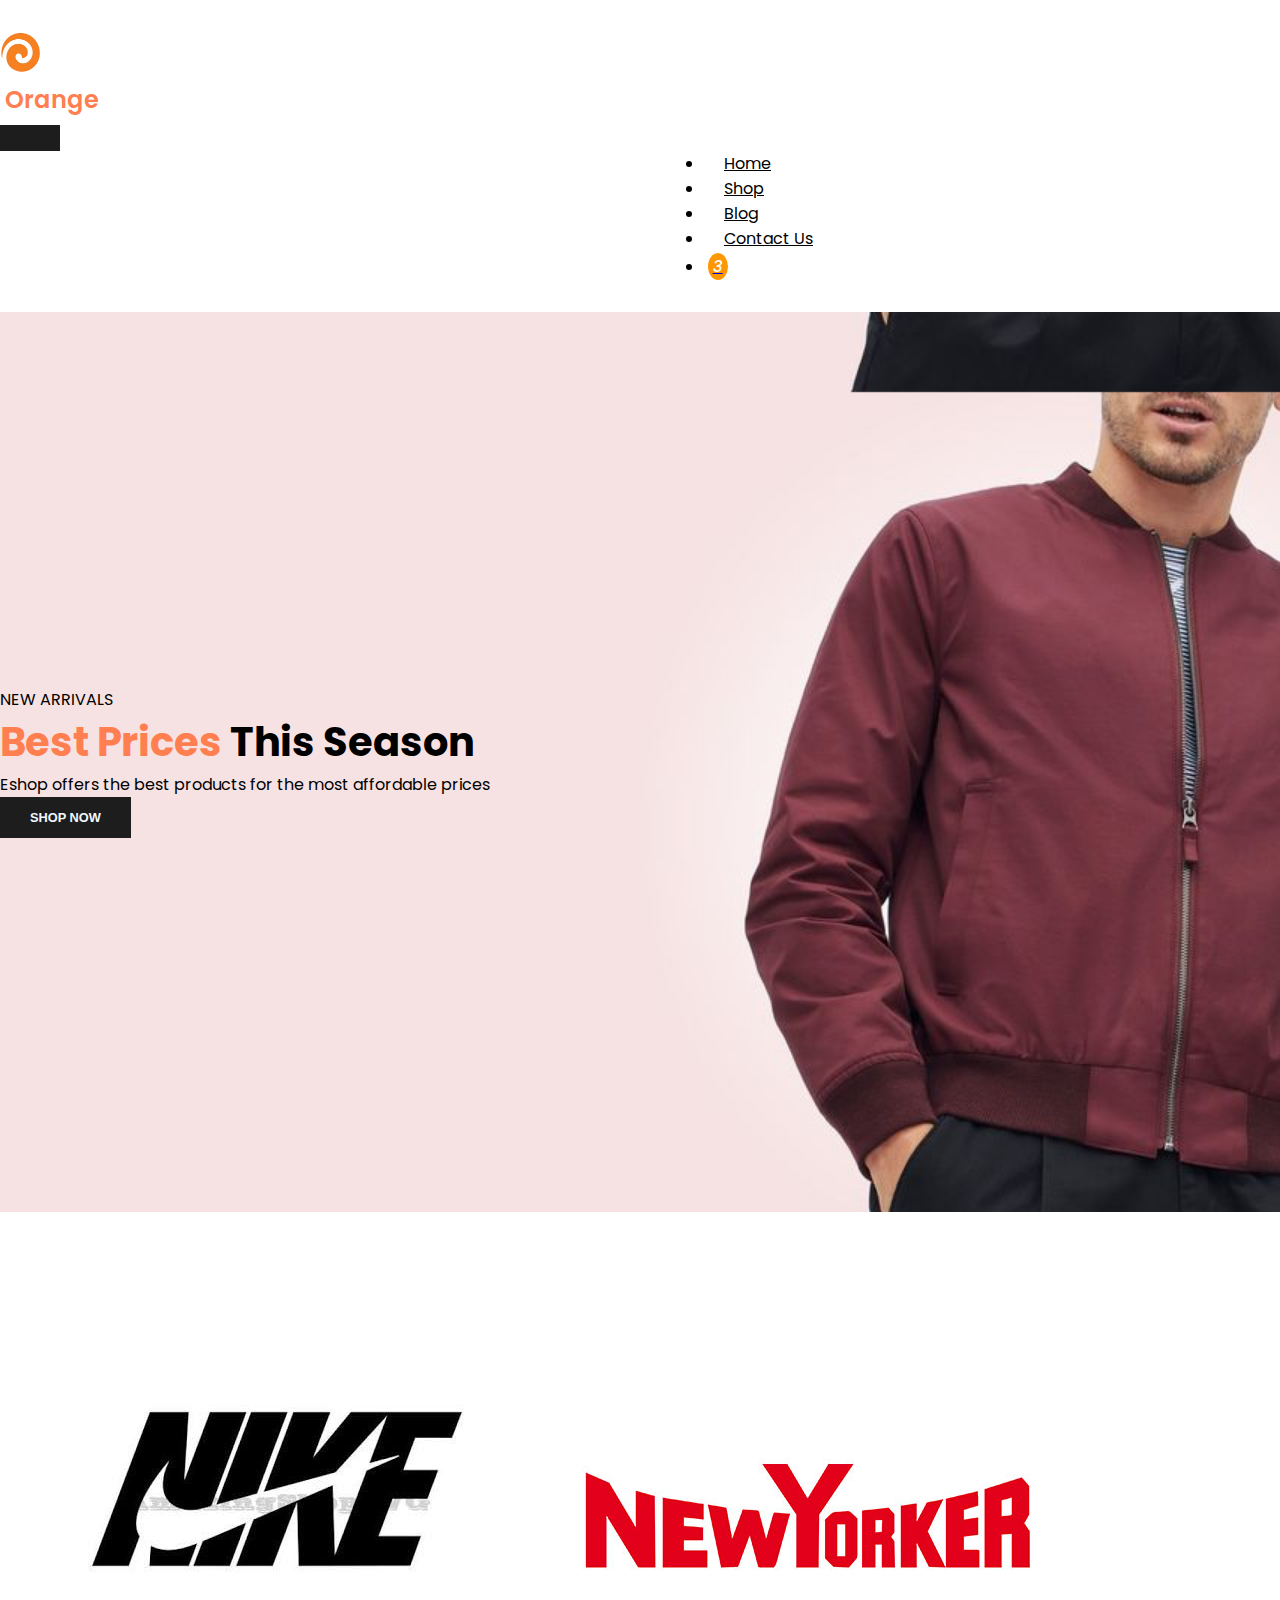
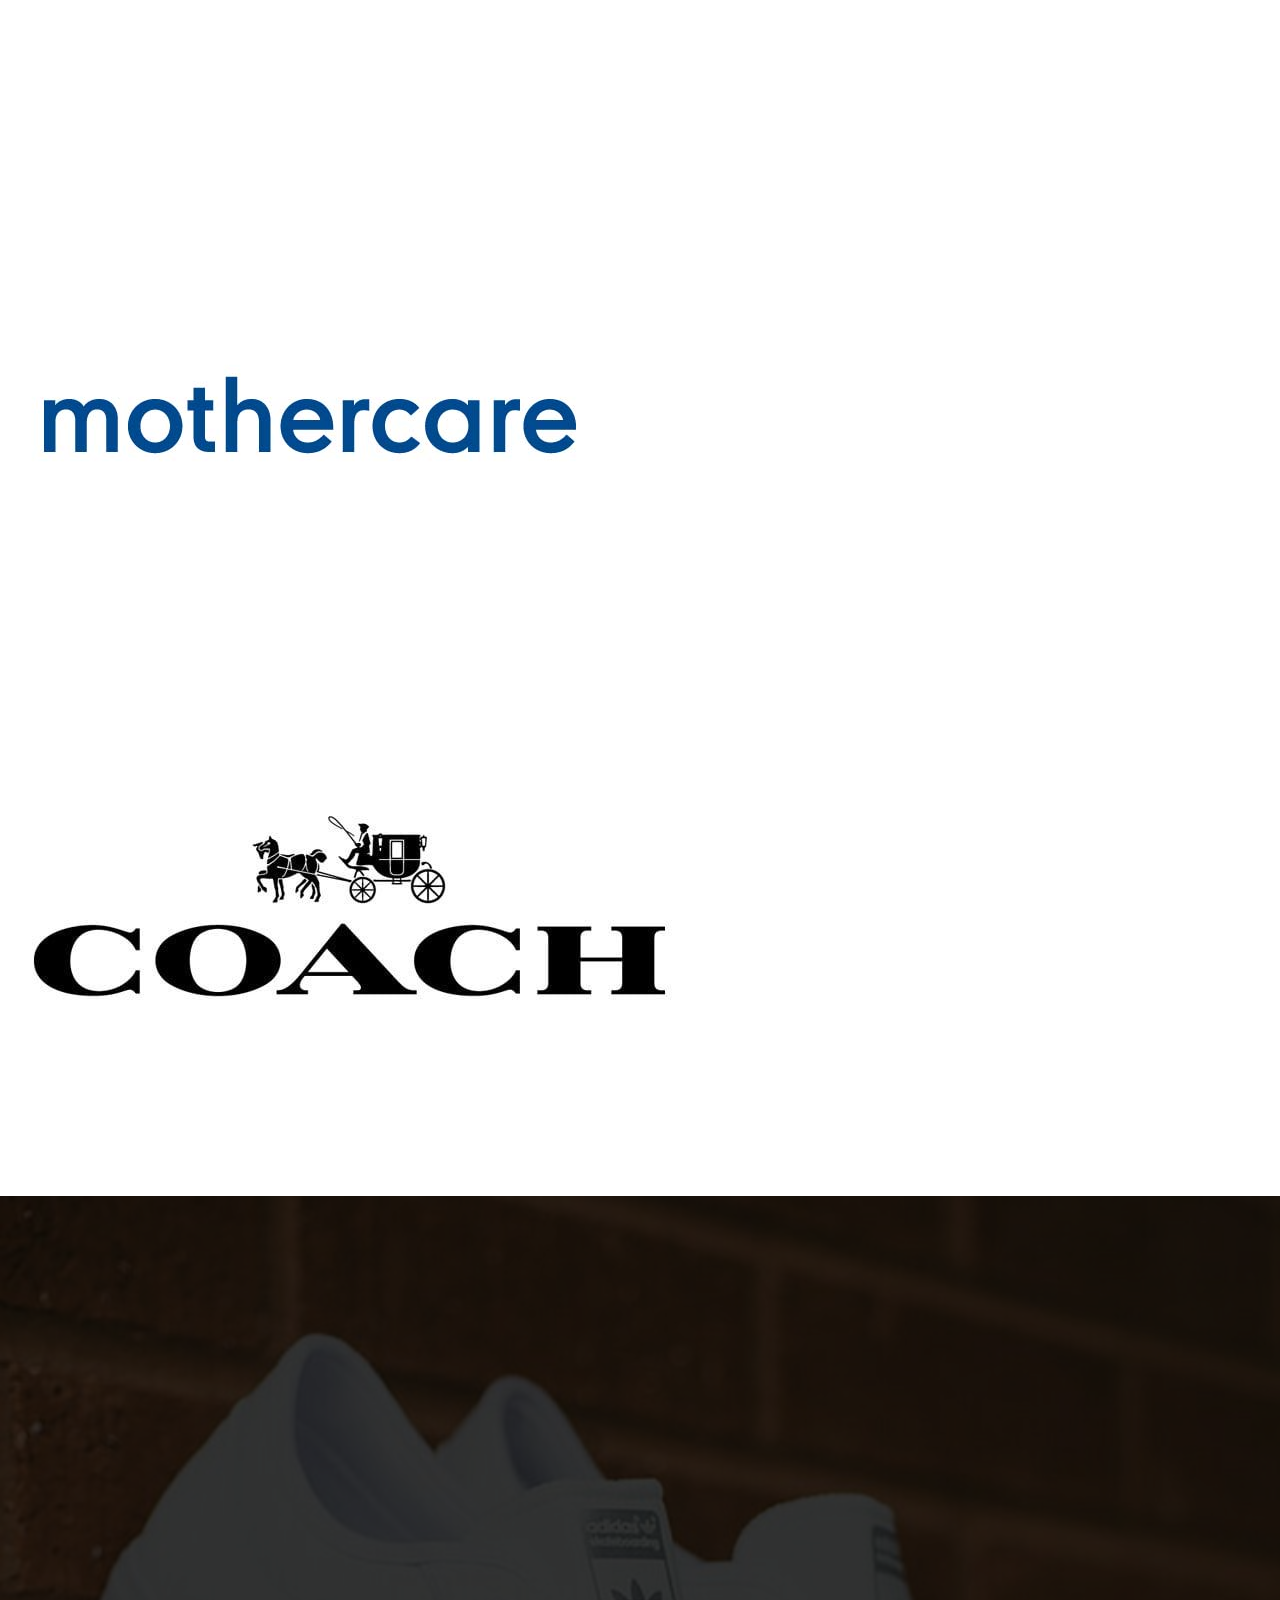
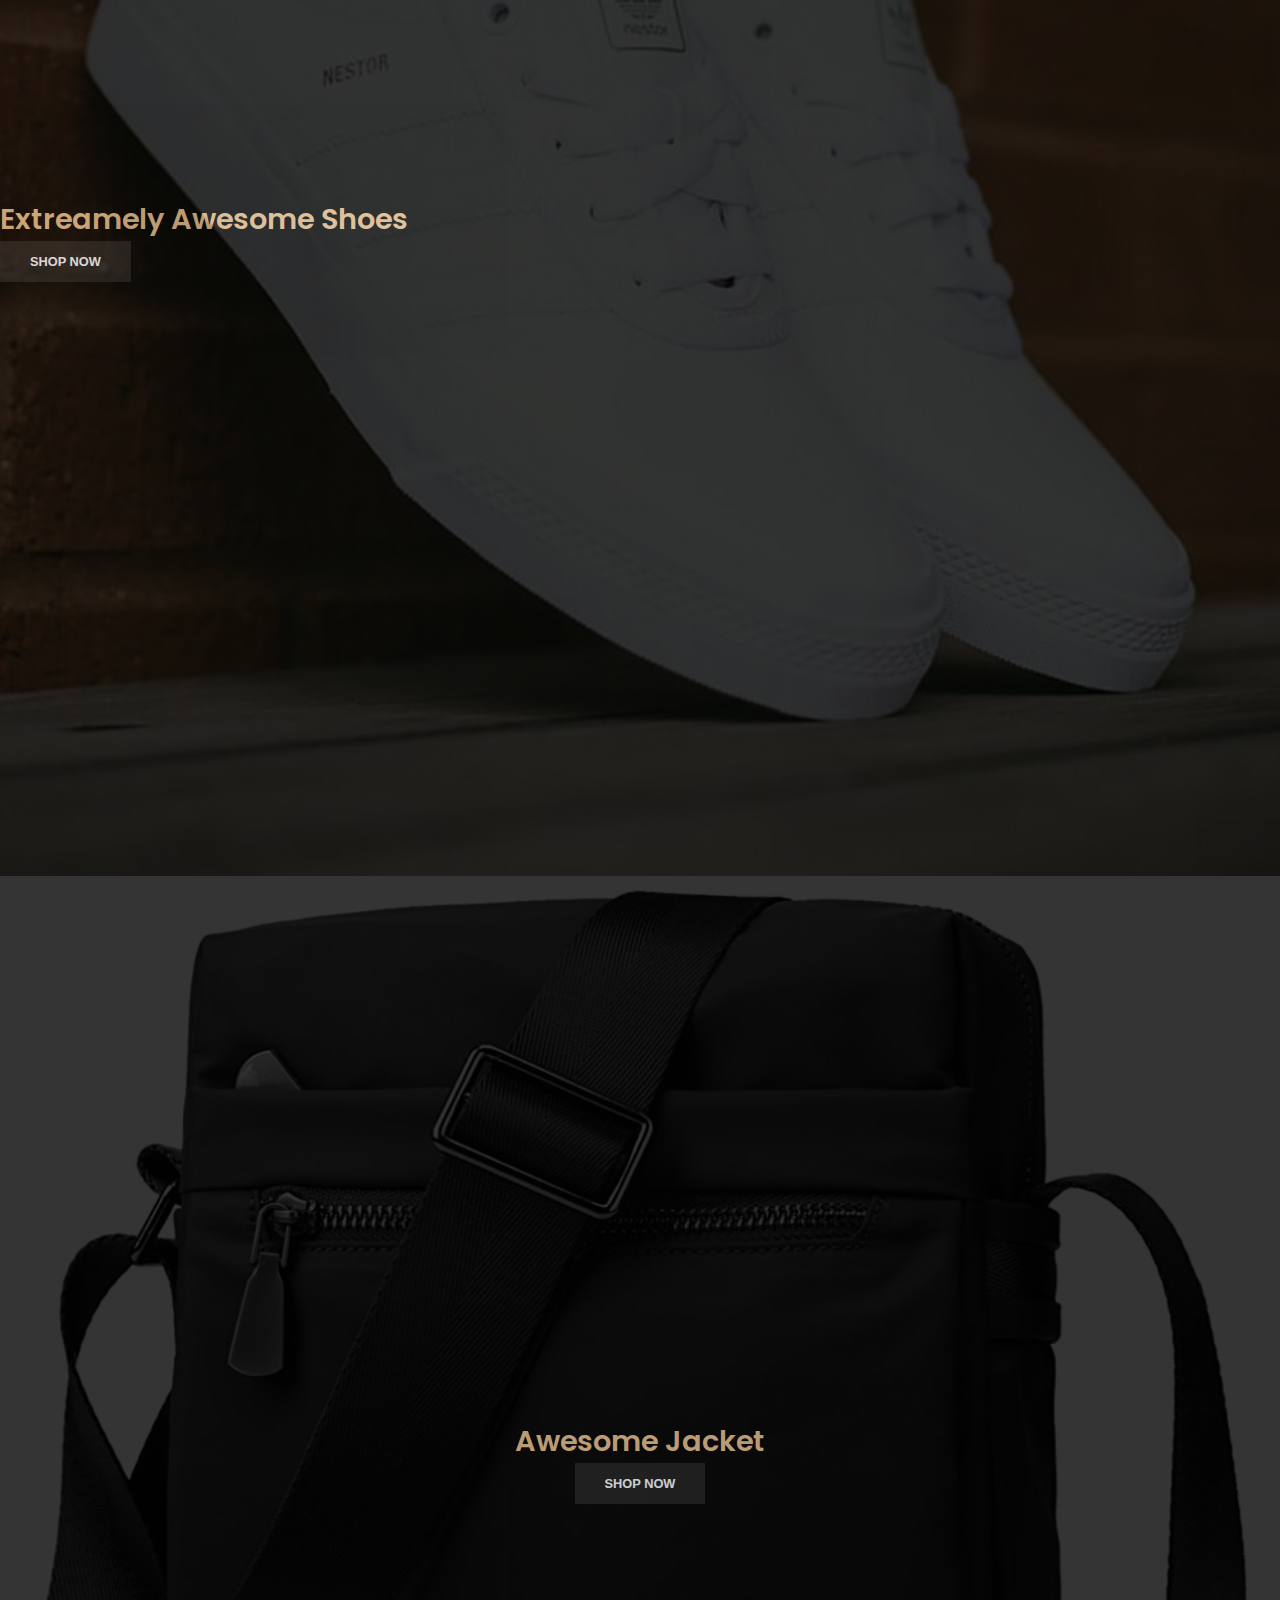
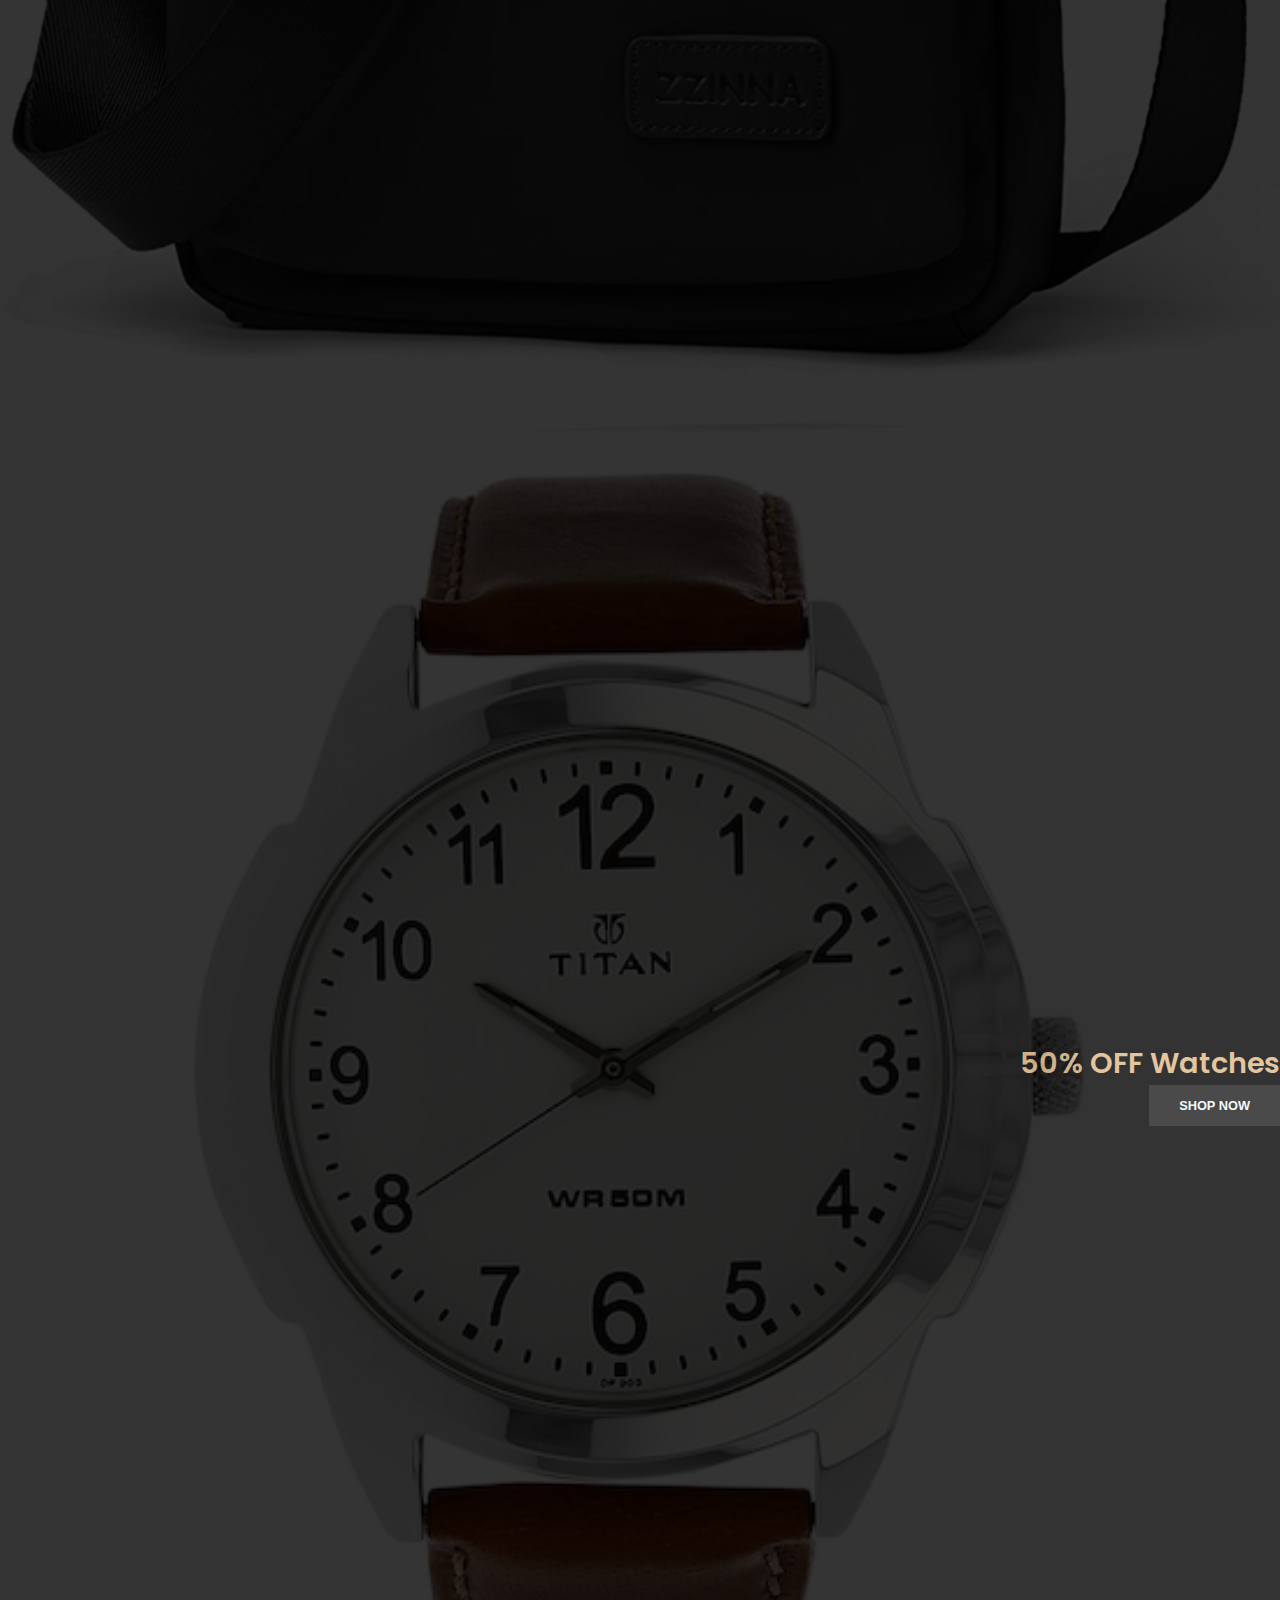
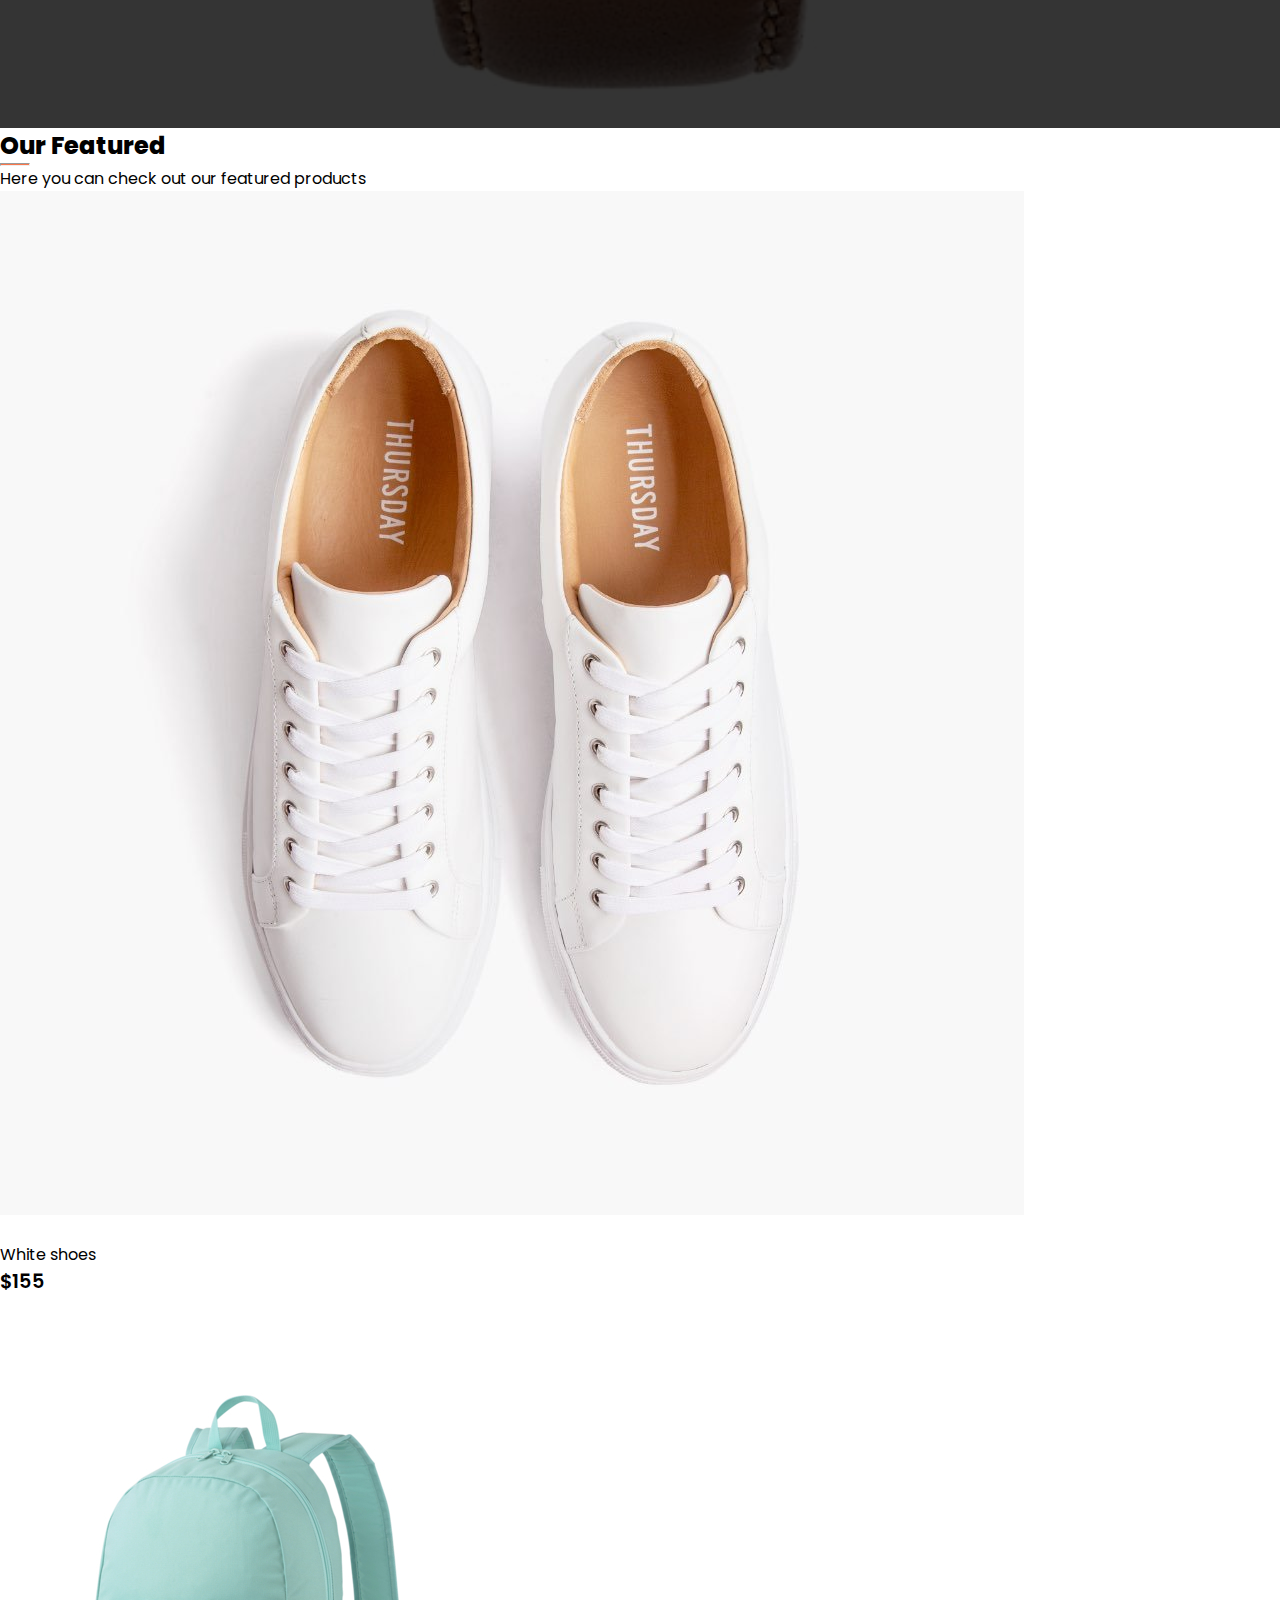
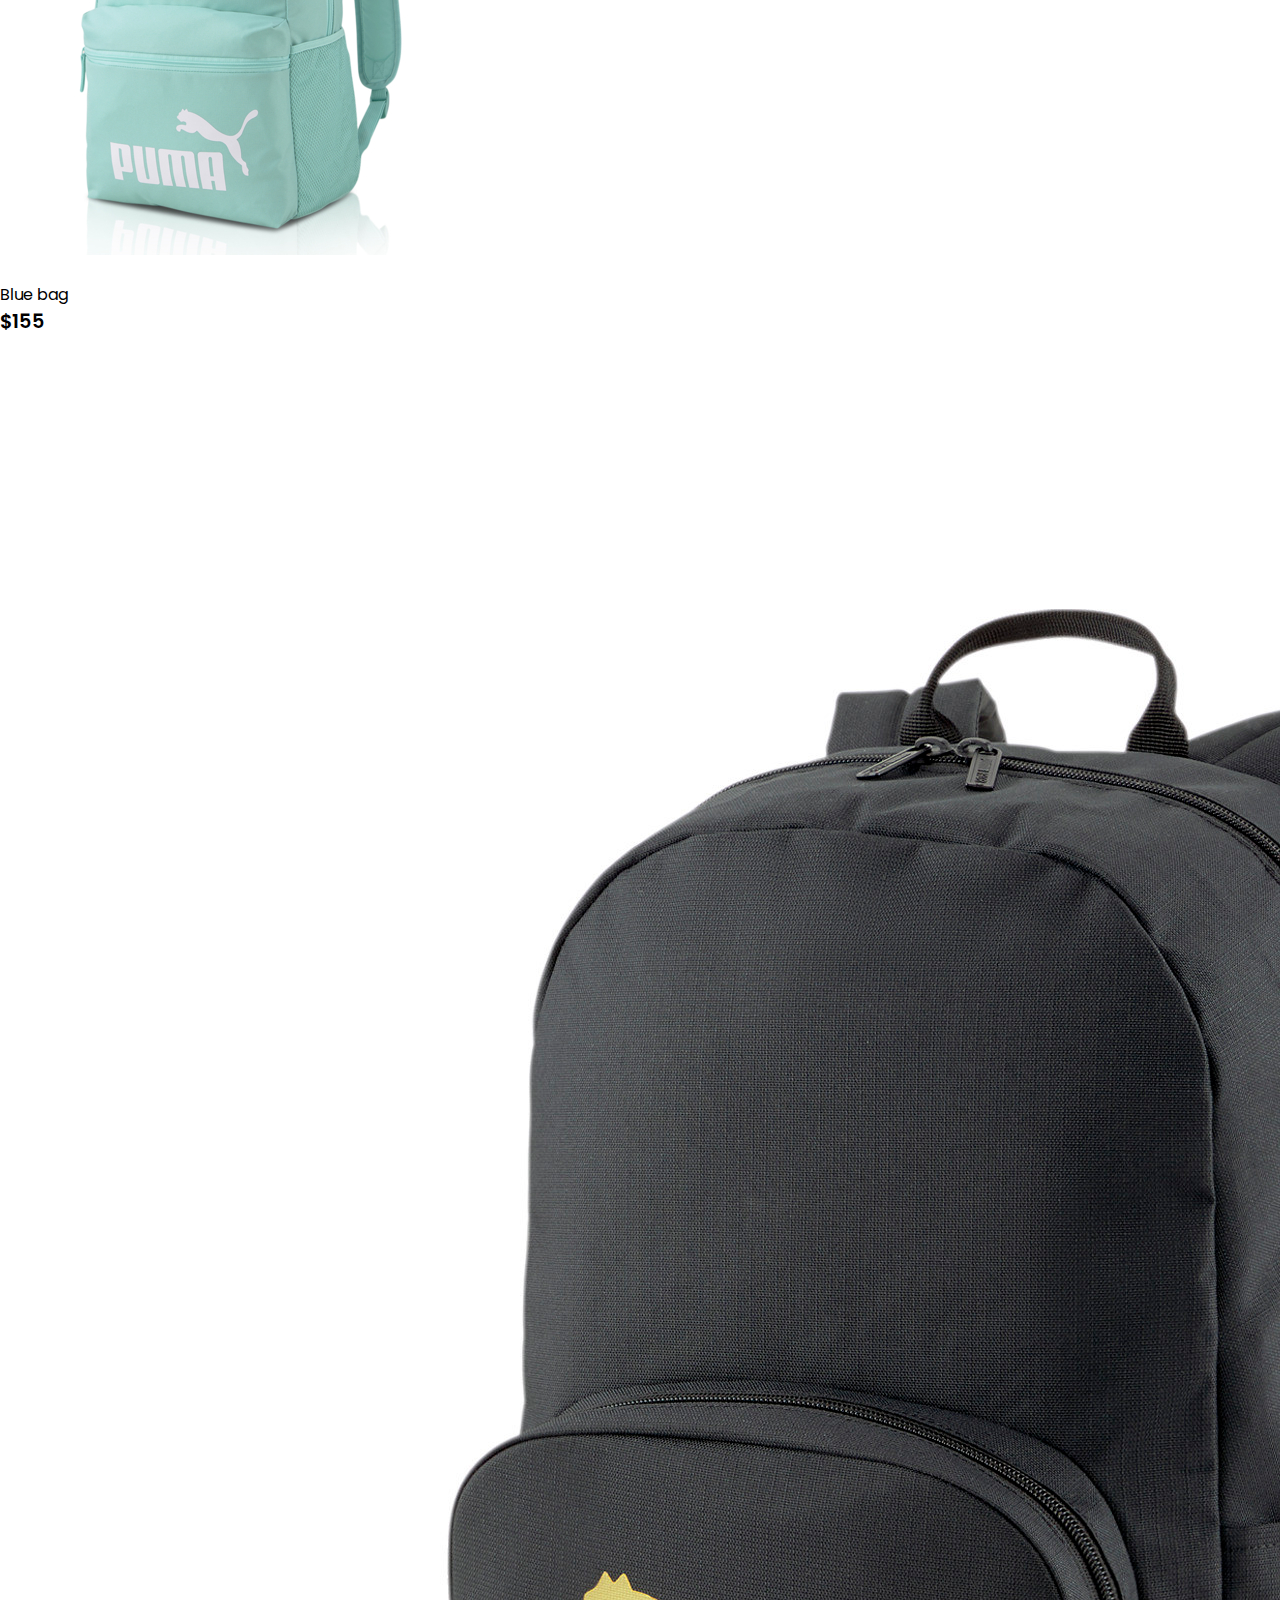
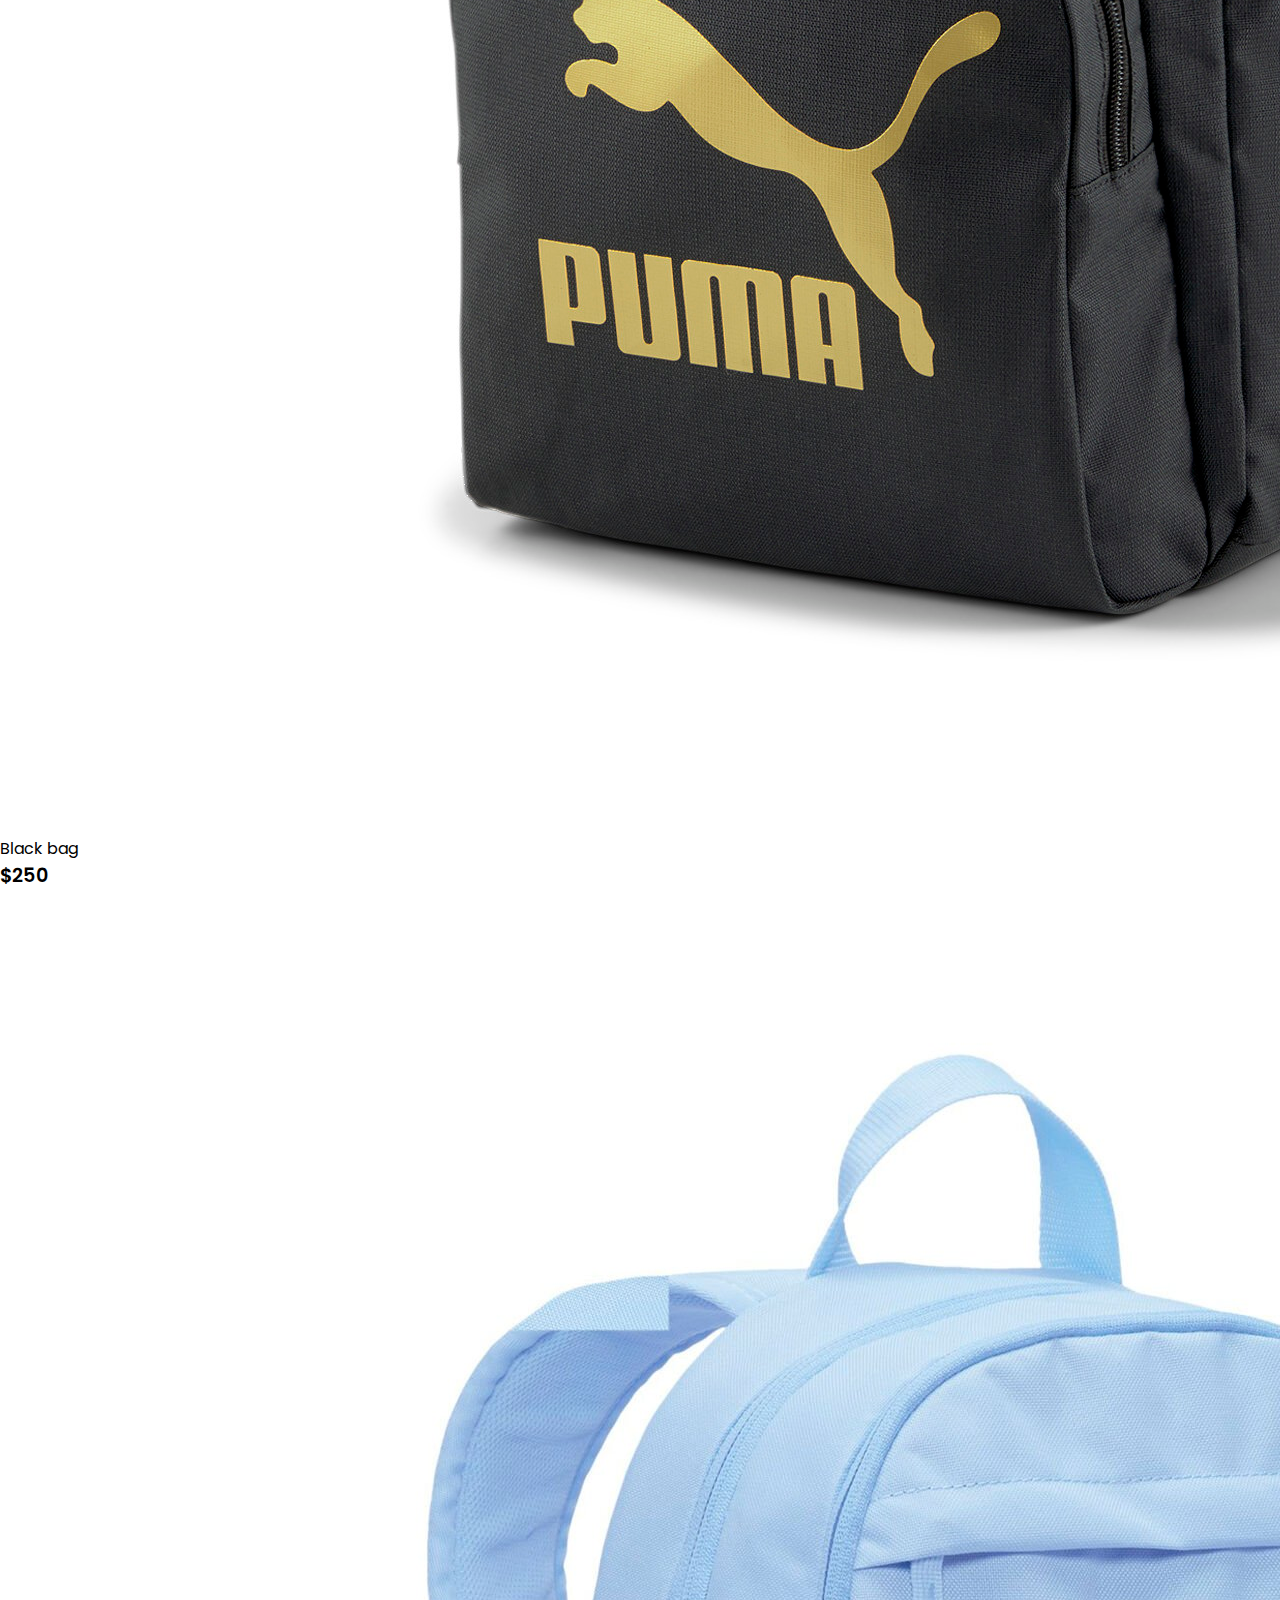
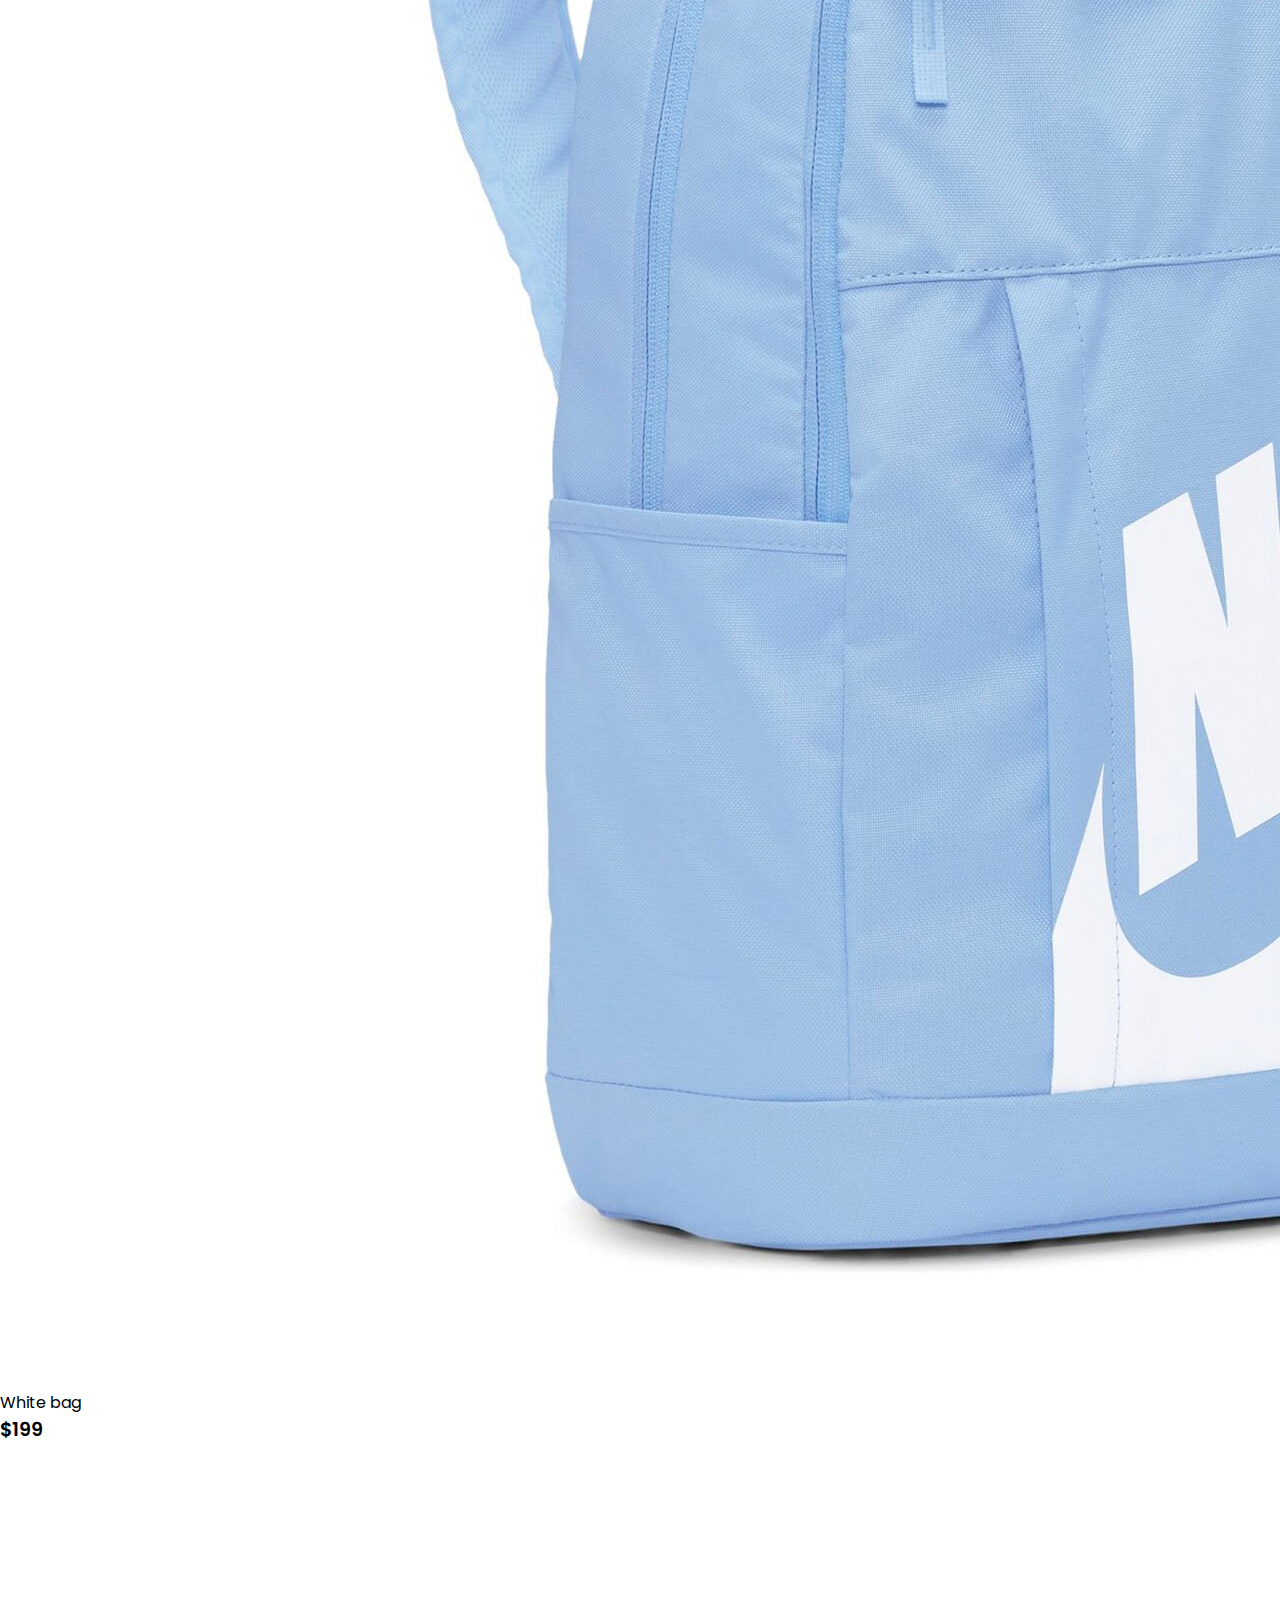
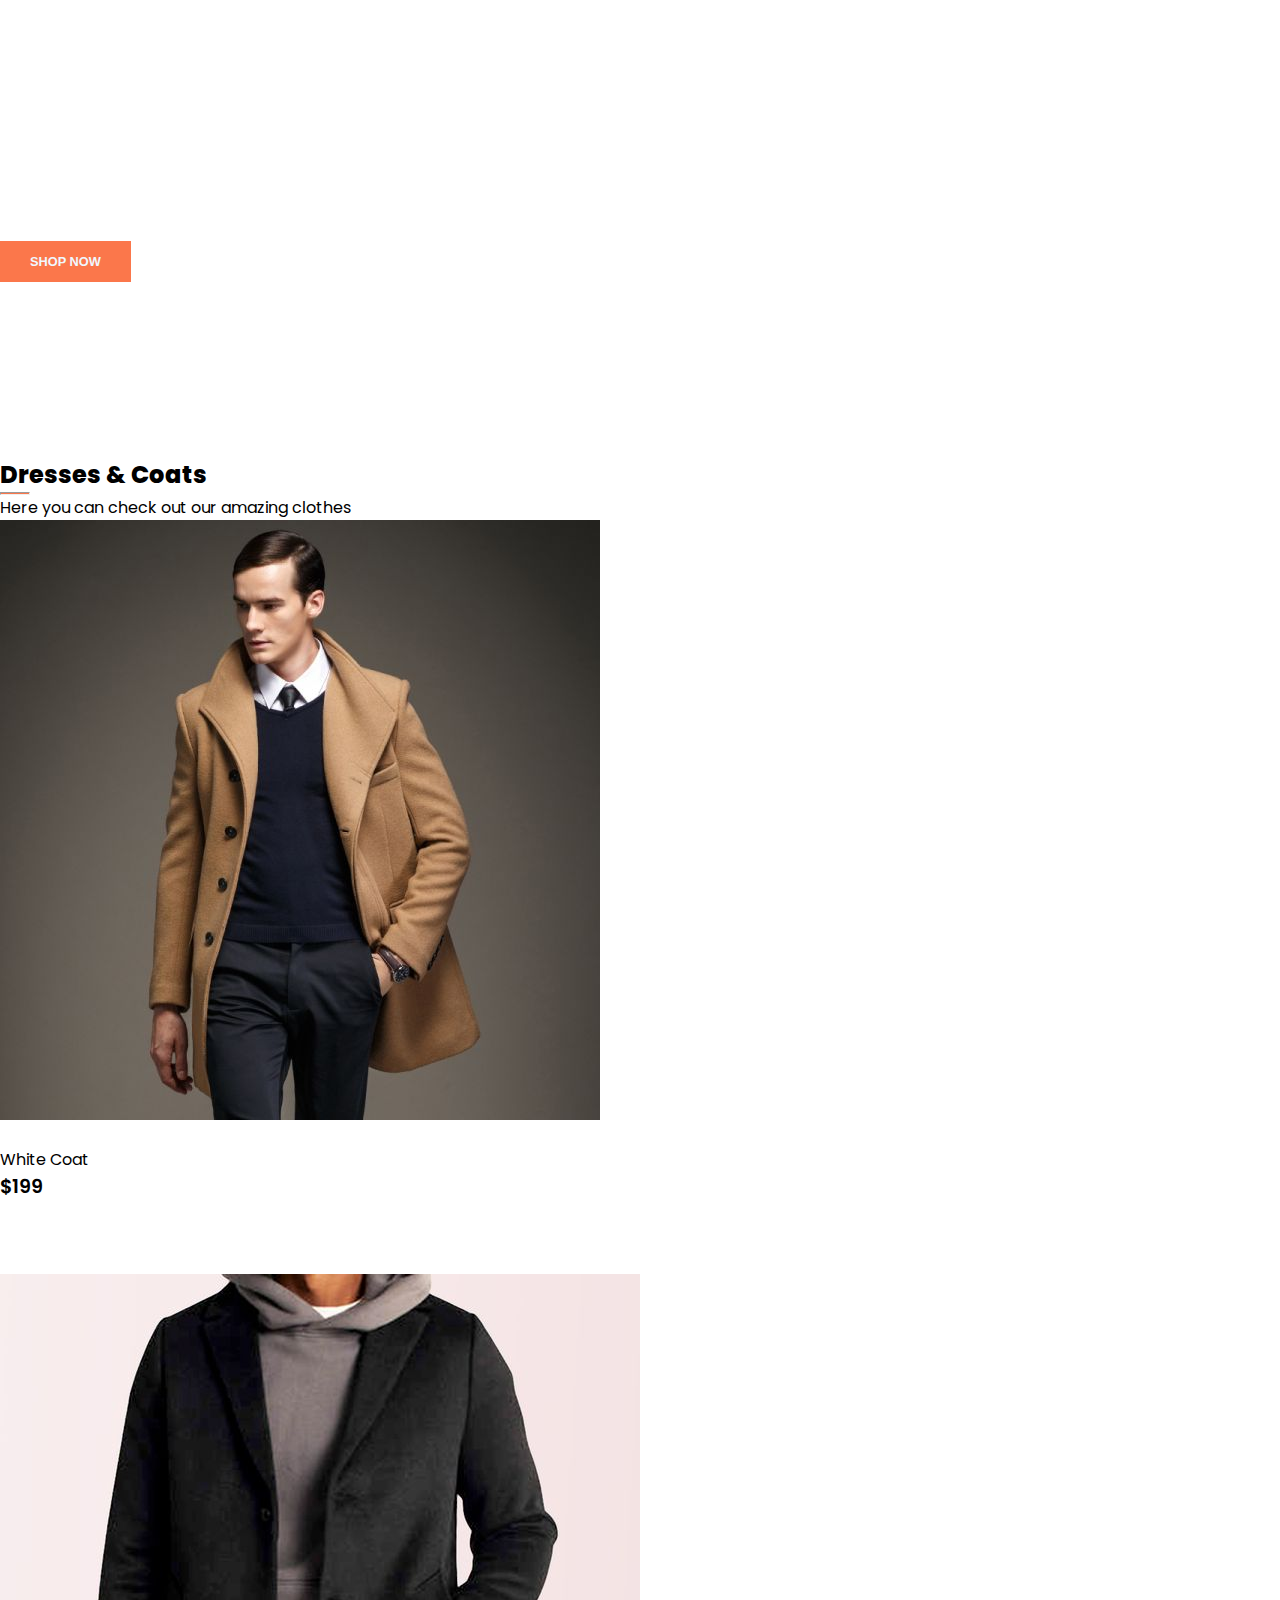
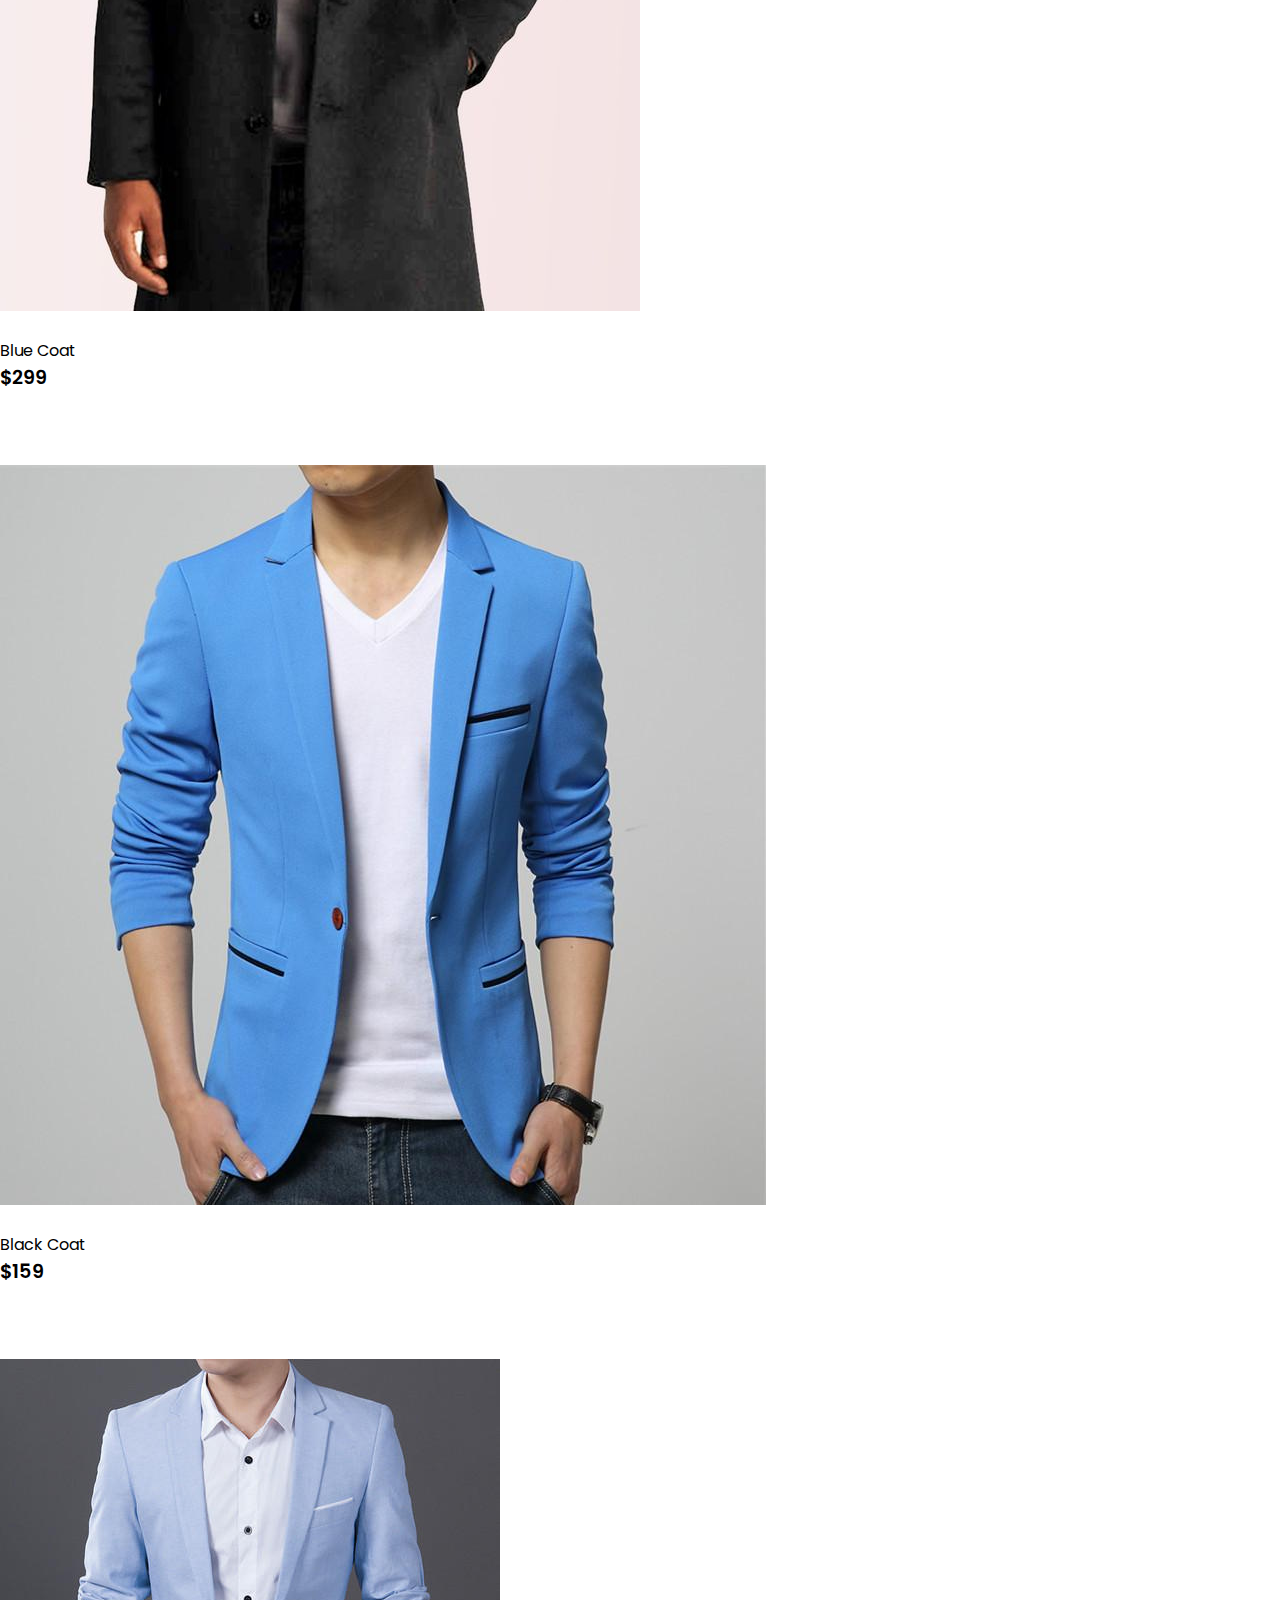
<file: Final Projects/E-commerce Simple website/html_shop/index.html>
<!DOCTYPE html>
<html lang="en">
<head>
    <meta charset="UTF-8">
    <meta http-equiv="X-UA-Compatible" content="IE=edge">
    <meta name="viewport" content="width=device-width, initial-scale=1.0">
    <title>Home</title>

    
    <link href="https://cdn.jsdelivr.net/npm/bootstrap@5.1.1/dist/css/bootstrap.min.css" rel="stylesheet" integrity="sha384-F3w7mX95PdgyTmZZMECAngseQB83DfGTowi0iMjiWaeVhAn4FJkqJByhZMI3AhiU" crossorigin="anonymous">

    <link rel="stylesheet" href="https://pro.fontawesome.com/releases/v5.10.0/css/all.css" integrity="sha384-AYmEC3Yw5cVb3ZcuHtOA93w35dYTsvhLPVnYs9eStHfGJvOvKxVfELGroGkvsg+p" crossorigin="anonymous"/>

    <link rel="stylesheet" href="assets/css/style.css"/>
</head>
<body>

    <!--Navbar-->
    <nav class="navbar navbar-expand-lg navbar-light bg-white py-3 fixed-top">
        <div class="container">
         <img class="logo" src="assets/imgs/logo.jpeg" />
         <h2 class="brand">Orange</h2>
          <button class="navbar-toggler" type="button" data-bs-toggle="collapse" data-bs-target="#navbarSupportedContent" aria-controls="navbarSupportedContent" aria-expanded="false" aria-label="Toggle navigation">
            <span class="navbar-toggler-icon"></span>
          </button>
          <div class="collapse navbar-collapse nav-buttons" id="navbarSupportedContent">
            <ul class="navbar-nav me-auto mb-2 mb-lg-0">
             
              <li class="nav-item">
                <a class="nav-link" href="index.html">Home</a>
              </li>

              <li class="nav-item">
                <a class="nav-link" href="shop.html">Shop</a>
              </li>

              <li class="nav-item">
                <a class="nav-link" href="#">Blog</a>
              </li>

              <li class="nav-item">
                <a class="nav-link" href="contact.html">Contact Us</a>
              </li>


              <li class="nav-item">
                <a href="cart.html"><i class="fas fa-shopping-bag"><span class="cart-number">3</span></i></a>
                <a href="account.html"><i class="fas fa-user"></i></a>
              </li>


               
            </ul>
           
          </div>
        </div>
    </nav>



      <!--Home-->
      <section id="home">
        <div class="container">
          <h5>NEW ARRIVALS</h5>
          <h1><span>Best Prices</span> This Season</h1>
          <p>Eshop offers the best products for the most affordable prices</p>
          <button>Shop Now</button>
        </div>
      </section>

      <!--Brand-->
      <section id="brand" class="container">
        <div class="row m-0">
           <img class="img-fluid col-lg-3 col-md-6 col-sm-12" src="assets/imgs/brand1.jpeg"/>
           <img class="img-fluid col-lg-3 col-md-6 col-sm-12" src="assets/imgs/brand2.jpeg"/>
           <img class="img-fluid col-lg-3 col-md-6 col-sm-12" src="assets/imgs/brand3.jpeg"/>
           <img class="img-fluid col-lg-3 col-md-6 col-sm-12" src="assets/imgs/brand4.jpeg"/>
        </div>
      </section>

      <!--New-->
      <section id="new" class="w-100">
        <div class="row p-0 m-0">
          <!--One-->
          <div class="one col-lg-4 col-md-12 col-sm-12 p-0">
            <img class="img-fluid" src="assets/imgs/1.jpeg"/>
            <div class="details">
              <h2>Extreamely Awesome Shoes</h2>
              <button class="text-uppercase">Shop Now</button>
            </div>
          </div>
          <!--Two-->
          <div class="one col-lg-4 col-md-12 col-sm-12 p-0">
            <img class="img-fluid" src="assets/imgs/2.jpeg"/>
            <div class="details">
              <h2>Awesome Jacket</h2>
              <button class="text-uppercase">Shop Now</button>
            </div>
          </div>

          <!--Three-->
          <div class="one col-lg-4 col-md-12 col-sm-12 p-0">
            <img class="img-fluid" src="assets/imgs/3.jpeg"/>
            <div class="details">
              <h2>50% OFF Watches</h2>
              <button class="text-uppercase">Shop Now</button>
            </div>
          </div>
        </div>
      </section>



      <!--Featured-->
      <section id="featured" class="my-5 pb-5">
        <div class="container text-center mt-5 py-5">
          <h3>Our Featured</h3>
          <hr class="mx-auto">
          <p>Here you can check out our featured products</p>
        </div>
        <div class="row mx-auto container-fluid">


      

          <div onclick='window.location.href="single_product.html"' class="product text-center col-lg-3 col-md-4 col-sm-12">
            <img class="img-fluid mb-3" src="assets/imgs/featured1.jpeg"/>
            <div class="star">
              <i class="fas fa-star"></i>
              <i class="fas fa-star"></i>
              <i class="fas fa-star"></i>
              <i class="fas fa-star"></i>
              <i class="fas fa-star"></i>
            </div>
            <h5 class="p-name">White shoes</h5>
            <h4 class="p-price">$155</h4>
           <a href="single_product.html"><button class="buy-btn">Buy Now</button></a> 
          </div>

            <div class="product text-center col-lg-3 col-md-4 col-sm-12">
            <img class="img-fluid mb-3" src="assets/imgs/featured2.jpeg"/>
            <div class="star">
              <i class="fas fa-star"></i>
              <i class="fas fa-star"></i>
              <i class="fas fa-star"></i>
              <i class="fas fa-star"></i>
              <i class="fas fa-star"></i>
            </div>
            <h5 class="p-name">Blue bag</h5>
            <h4 class="p-price">$155</h4>
           <a href="single_product.html"><button class="buy-btn">Buy Now</button></a> 
          </div>


            <div class="product text-center col-lg-3 col-md-4 col-sm-12">
            <img class="img-fluid mb-3" src="assets/imgs/featured3.jpeg"/>
            <div class="star">
              <i class="fas fa-star"></i>
              <i class="fas fa-star"></i>
              <i class="fas fa-star"></i>
              <i class="fas fa-star"></i>
              <i class="fas fa-star"></i>
            </div>
            <h5 class="p-name">Black bag</h5>
            <h4 class="p-price">$250</h4>
           <a href="single_product.html"><button class="buy-btn">Buy Now</button></a> 
          </div>



            <div class="product text-center col-lg-3 col-md-4 col-sm-12">
            <img class="img-fluid mb-3" src="assets/imgs/featured4.jpeg"/>
            <div class="star">
              <i class="fas fa-star"></i>
              <i class="fas fa-star"></i>
              <i class="fas fa-star"></i>
              <i class="fas fa-star"></i>
              <i class="fas fa-star"></i>
            </div>
            <h5 class="p-name">White bag</h5>
            <h4 class="p-price">$199</h4>
           <a href="single_product.html"><button class="buy-btn">Buy Now</button></a> 
          </div>
      
 
       
        </div>
      </section>


      <!--Banner-->
      <section id="banner" class="my-5 py-5">
        <div class="container">
          <h4>MID SEASON'S SALE</h4>
          <h1>Autumn Collection <br> UP to 30% OFF</h1>
          <button class="text-uppercase">shop now</button>
        </div>
      </section>
   

      <!--Clothes-->
      <section id="featured" class="my-5">
        <div class="container text-center mt-5 py-5">
          <h3>Dresses & Coats</h3>
          <hr class="mx-auto">
          <p>Here you can check out our amazing clothes</p>
        </div>
        <div class="row mx-auto container-fluid">

      

          <div class="product text-center col-lg-3 col-md-4 col-sm-12">
            <img class="img-fluid mb-3" src="assets/imgs/clothes1.jpeg"/>
            <div class="star">
              <i class="fas fa-star"></i>
              <i class="fas fa-star"></i>
              <i class="fas fa-star"></i>
              <i class="fas fa-star"></i>
              <i class="fas fa-star"></i>
            </div>
            <h5 class="p-name">White Coat</h5>
            <h4 class="p-price">$199</h4>
            <button class="buy-btn">Buy Now</button>
          </div>
          
          

          <div class="product text-center col-lg-3 col-md-4 col-sm-12">
            <img class="img-fluid mb-3" src="assets/imgs/clothes2.jpeg"/>
            <div class="star">
              <i class="fas fa-star"></i>
              <i class="fas fa-star"></i>
              <i class="fas fa-star"></i>
              <i class="fas fa-star"></i>
              <i class="fas fa-star"></i>
            </div>
            <h5 class="p-name">Blue Coat</h5>
            <h4 class="p-price">$299</h4>
            <button class="buy-btn">Buy Now</button>
          </div>
          



          <div class="product text-center col-lg-3 col-md-4 col-sm-12">
            <img class="img-fluid mb-3" src="assets/imgs/clothes3.jpeg"/>
            <div class="star">
              <i class="fas fa-star"></i>
              <i class="fas fa-star"></i>
              <i class="fas fa-star"></i>
              <i class="fas fa-star"></i>
              <i class="fas fa-star"></i>
            </div>
            <h5 class="p-name">Black Coat</h5>
            <h4 class="p-price">$159</h4>
            <button class="buy-btn">Buy Now</button>
          </div>
          


          <div class="product text-center col-lg-3 col-md-4 col-sm-12">
            <img class="img-fluid mb-3" src="assets/imgs/clothes4.jpeg"/>
            <div class="star">
              <i class="fas fa-star"></i>
              <i class="fas fa-star"></i>
              <i class="fas fa-star"></i>
              <i class="fas fa-star"></i>
              <i class="fas fa-star"></i>
            </div>
            <h5 class="p-name">Blue Coat</h5>
            <h4 class="p-price">$250</h4>
            <button class="buy-btn">Buy Now</button>
          </div>
          

         
          
        </div>
      </section>


      <!--Watches-->
     <section id="watches" class="my-5">
      <div class="container text-center mt-5 py-5">
        <h3>Best Watches</h3>
        <hr class="mx-auto">
        <p>Check out our unique watches</p>
      </div>
      <div class="row mx-auto container-fluid">
        <div class="product text-center col-lg-3 col-md-4 col-sm-12">
          <img class="img-fluid mb-3" src="assets/imgs/watch1.jpeg"/>
          <div class="star">
            <i class="fas fa-star"></i>
            <i class="fas fa-star"></i>
            <i class="fas fa-star"></i>
            <i class="fas fa-star"></i>
            <i class="fas fa-star"></i>
          </div>
          <h5 class="p-name">Sports Shoes</h5>
          <h4 class="p-price">$199.8</h4>
          <button class="buy-btn">Buy Now</button>
        </div>
        <div class="product text-center col-lg-3 col-md-4 col-sm-12">
          <img class="img-fluid mb-3" src="assets/imgs/watch2.jpeg"/>
          <div class="star">
            <i class="fas fa-star"></i>
            <i class="fas fa-star"></i>
            <i class="fas fa-star"></i>
            <i class="fas fa-star"></i>
            <i class="fas fa-star"></i>
          </div>
          <h5 class="p-name">Sports Shoes</h5>
          <h4 class="p-price">$199.8</h4>
          <button class="buy-btn">Buy Now</button>
        </div>
        <div class="product text-center col-lg-3 col-md-4 col-sm-12">
          <img class="img-fluid mb-3" src="assets/imgs/watch1.jpeg"/>
          <div class="star">
            <i class="fas fa-star"></i>
            <i class="fas fa-star"></i>
            <i class="fas fa-star"></i>
            <i class="fas fa-star"></i>
            <i class="fas fa-star"></i>
          </div>
          <h5 class="p-name">Sports Shoes</h5>
          <h4 class="p-price">$199.8</h4>
          <button class="buy-btn">Buy Now</button>
        </div>
        <div class="product text-center col-lg-3 col-md-4 col-sm-12">
          <img class="img-fluid mb-3" src="assets/imgs/watch4.jpeg"/>
          <div class="star">
            <i class="fas fa-star"></i>
            <i class="fas fa-star"></i>
            <i class="fas fa-star"></i>
            <i class="fas fa-star"></i>
            <i class="fas fa-star"></i>
          </div>
          <h5 class="p-name">Sports Shoes</h5>
          <h4 class="p-price">$199.8</h4>
          <button class="buy-btn">Buy Now</button>
        </div>
      </div>
     </section>

      <!--Shoes-->
      <section id="shoes" class="my-5">
        <div class="container text-center mt-5 py-5">
          <h3>Shoes</h3>
          <hr class="mx-auto">
          <p>Here you can check out our amazing shoes</p>
        </div>
        <div class="row mx-auto container-fluid">
          <div class="product text-center col-lg-3 col-md-4 col-sm-12">
            <img class="img-fluid mb-3" src="assets/imgs/shoes1.jpeg"/>
            <div class="star">
              <i class="fas fa-star"></i>
              <i class="fas fa-star"></i>
              <i class="fas fa-star"></i>
              <i class="fas fa-star"></i>
              <i class="fas fa-star"></i>
            </div>
            <h5 class="p-name">Sports Shoes</h5>
            <h4 class="p-price">$199.8</h4>
            <button class="buy-btn">Buy Now</button>
          </div>
          <div class="product text-center col-lg-3 col-md-4 col-sm-12">
            <img class="img-fluid mb-3" src="assets/imgs/shoes2.jpeg"/>
            <div class="star">
              <i class="fas fa-star"></i>
              <i class="fas fa-star"></i>
              <i class="fas fa-star"></i>
              <i class="fas fa-star"></i>
              <i class="fas fa-star"></i>
            </div>
            <h5 class="p-name">Sports Shoes</h5>
            <h4 class="p-price">$199.8</h4>
            <button class="buy-btn">Buy Now</button>
          </div>
          <div class="product text-center col-lg-3 col-md-4 col-sm-12">
            <img class="img-fluid mb-3" src="assets/imgs/shoes3.jpeg"/>
            <div class="star">
              <i class="fas fa-star"></i>
              <i class="fas fa-star"></i>
              <i class="fas fa-star"></i>
              <i class="fas fa-star"></i>
              <i class="fas fa-star"></i>
            </div>
            <h5 class="p-name">Sports Shoes</h5>
            <h4 class="p-price">$199.8</h4>
            <button class="buy-btn">Buy Now</button>
          </div>
          <div class="product text-center col-lg-3 col-md-4 col-sm-12">
            <img class="img-fluid mb-3" src="assets/imgs/shoes4.jpeg"/>
            <div class="star">
              <i class="fas fa-star"></i>
              <i class="fas fa-star"></i>
              <i class="fas fa-star"></i>
              <i class="fas fa-star"></i>
              <i class="fas fa-star"></i>
            </div>
            <h5 class="p-name">Sports Shoes</h5>
            <h4 class="p-price">$199.8</h4>
            <button class="buy-btn">Buy Now</button>
          </div>
        </div>
      </section>

    
    <!--Footer-->
    <footer class="mt-5 py-5">
        <div class="row container mx-auto pt-5">
          <div class="footer-one col-lg-3 col-md-6 col-sm-12">
            <img class="logo" src="assets/imgs/logo.jpeg"/>
            <p class="pt-3">We provide the best products for the most affordable prices</p>
          </div>
          <div class="footer-one col-lg-3 col-md-6 col-sm-12">
           <h5 class="pb-2">Featured</h5>
           <ul class="text-uppercase">
             <li><a href="#">men</a></li>
             <li><a href="#">women</a></li>
             <li><a href="#">boys</a></li>
             <li><a href="#">girls</a></li>
             <li><a href="#">new arrivals</a></li>
             <li><a href="#">clothes</a></li>
           </ul>
          </div>

          <div class="footer-one col-lg-3 col-md-6 col-sm-12">
            <h5 class="pb-2">Contact Us</h5>
            <div>
              <h6 class="text-uppercase">Address</h6>
              <p>1234 Street Name, City</p>
            </div>
            <div>
              <h6 class="text-uppercase">Phone</h6>
              <p>123 456 7890</p>
            </div>
            <div>
              <h6 class="text-uppercase">Email</h6>
              <p>info@email.com</p>
            </div>
          </div>
          <div class="footer-one col-lg-3 col-md-6 col-sm-12">
            <h5 class="pb-2">Instagram</h5>
            <div class="row">
              <img src="assets/imgs/featured1.jpeg" class="img-fluid w-25 h-100 m-2"/>
              <img src="assets/imgs/featured2.jpeg" class="img-fluid w-25 h-100 m-2"/>
              <img src="assets/imgs/featured3.jpeg" class="img-fluid w-25 h-100 m-2"/>
              <img src="assets/imgs/featured4.jpeg" class="img-fluid w-25 h-100 m-2"/>
              <img src="assets/imgs/clothes1.jpeg" class="img-fluid w-25 h-100 m-2"/>
            </div>
          </div>
        </div>



        <div class="copyright mt-5">
          <div class="row container mx-auto">
            <div class="col-lg-3 col-md-5 col-sm-12 mb-4">
              <img src="assets/imgs/payment.jpeg"/>
            </div>
            <div class="col-lg-3 col-md-5 col-sm-12 mb-4 text-nowrap mb-2">
              <p>eCommerce @ 2025 All Right Reserved</p>
            </div>
            <div class="col-lg-3 col-md-5 col-sm-12 mb-4">
             <a href="#"><i class="fab fa-facebook"></i></a>
             <a href="#"><i class="fab fa-instagram"></i></a>
             <a href="#"><i class="fab fa-twitter"></i></a>
            </div>
          </div>
        </div>

    </footer>



    <script src="https://cdn.jsdelivr.net/npm/bootstrap@5.1.1/dist/js/bootstrap.bundle.min.js" integrity="sha384-/bQdsTh/da6pkI1MST/rWKFNjaCP5gBSY4sEBT38Q/9RBh9AH40zEOg7Hlq2THRZ" crossorigin="anonymous"></script>
</body>
</html>
</file>
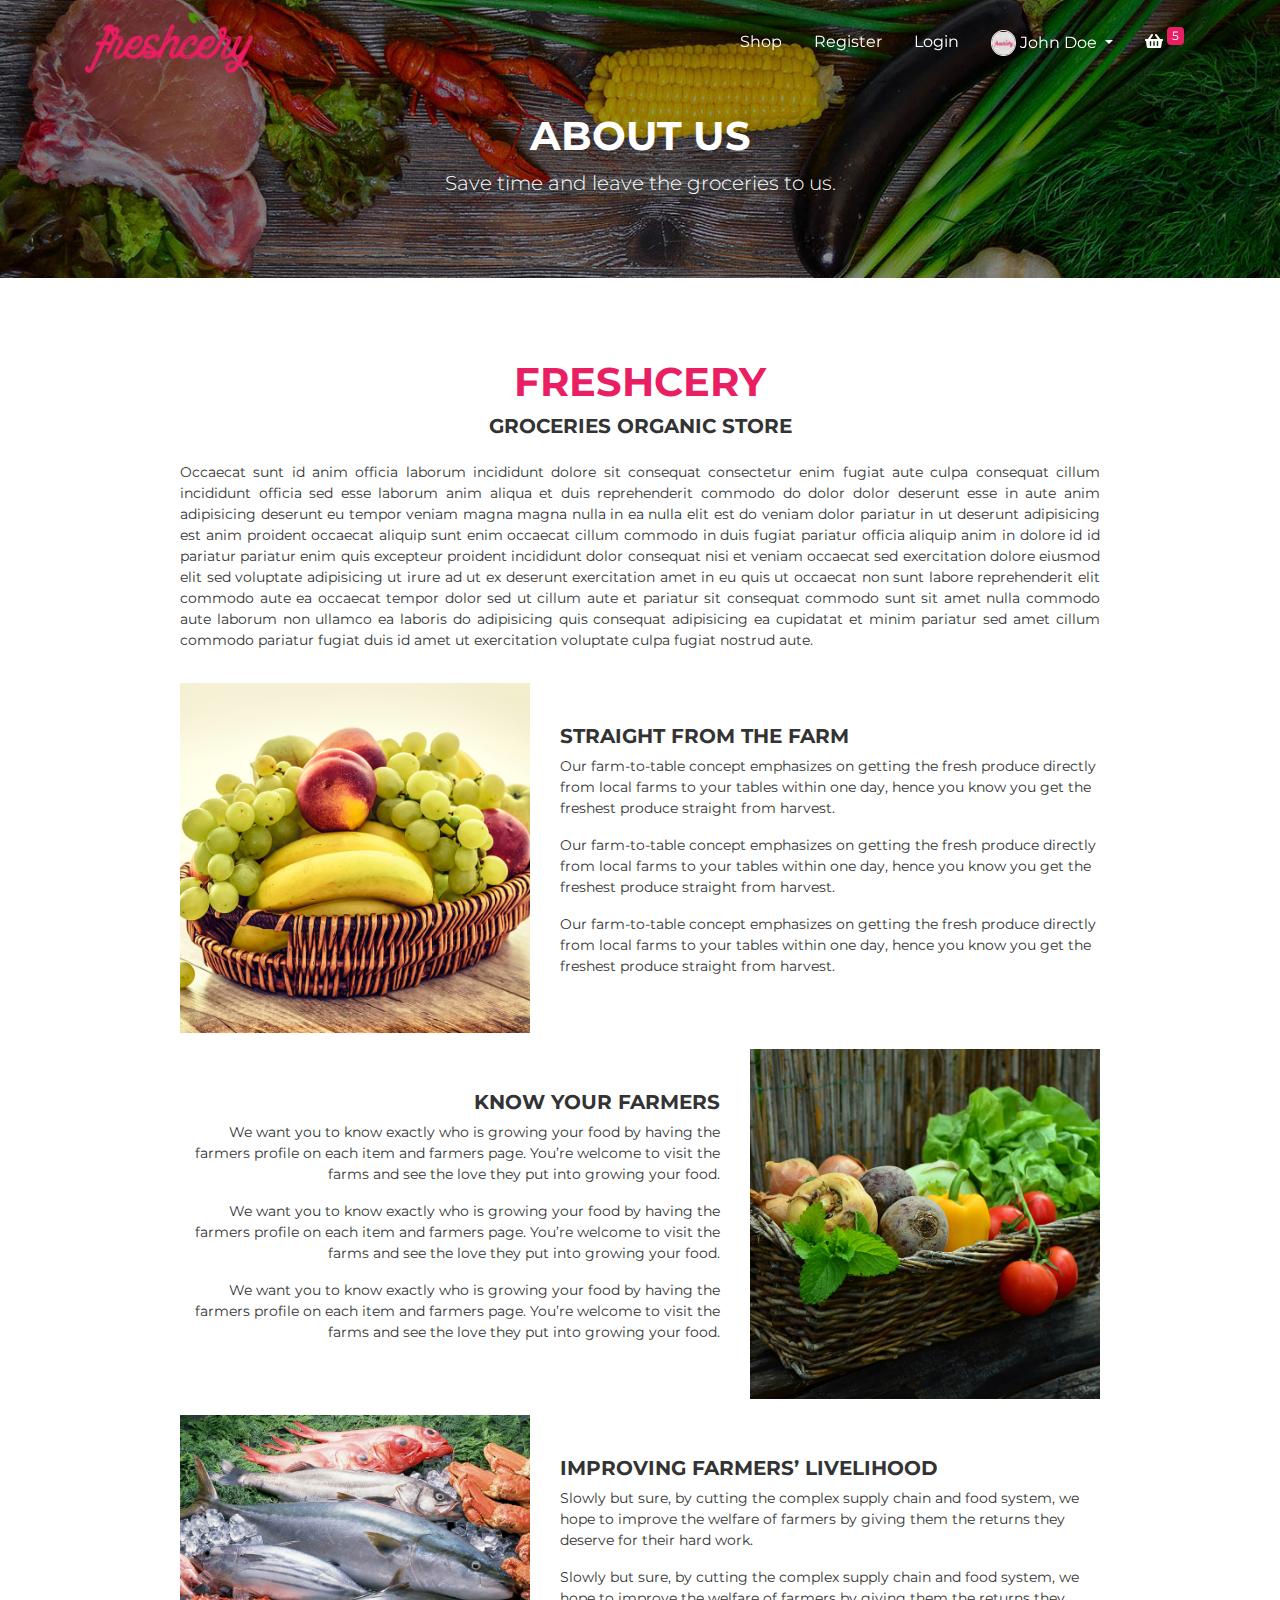
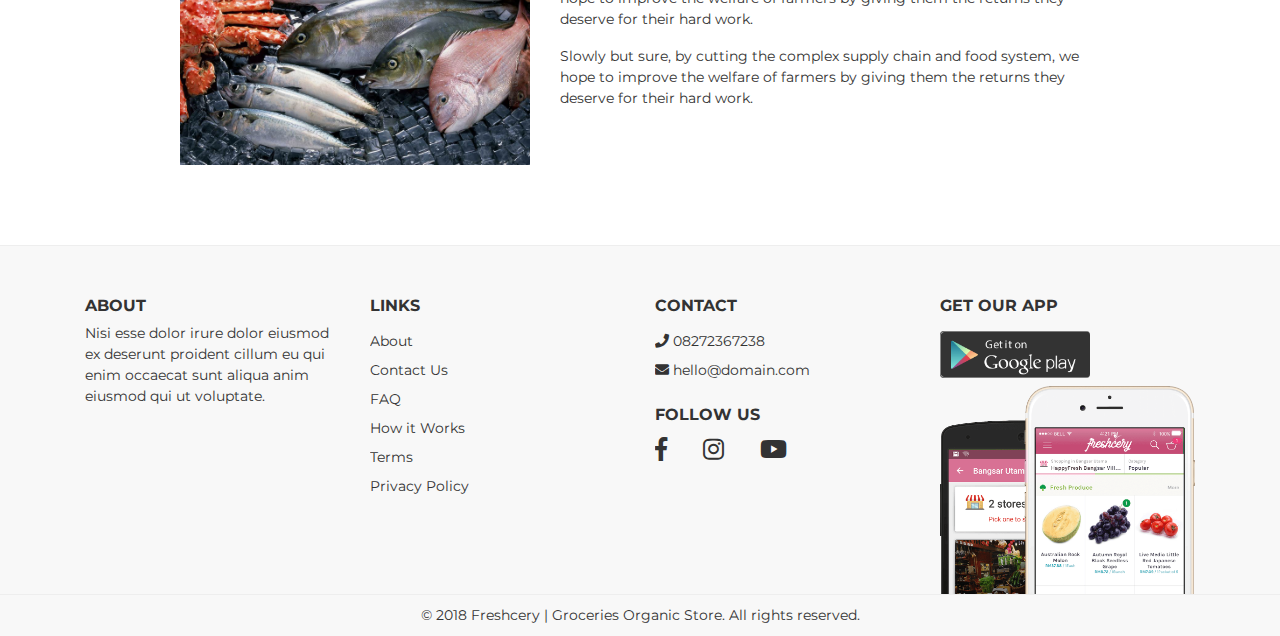
<file: Final Projects/Groceries-Website/about.html>
<!DOCTYPE html>
<html>
<head>
    <title>Freshcery | Groceries Organic Store</title>
    <meta charset="utf-8">
    <meta name="viewport" content="width=device-width, initial-scale=1.0">
    <link href="https://fonts.googleapis.com/css?family=Montserrat:400,700" rel="stylesheet" type="text/css">
    <link href="https://fonts.googleapis.com/css?family=Lato:400,700,400italic,700italic" rel="stylesheet" type="text/css">
    <link href="assets/fonts/sb-bistro/sb-bistro.css" rel="stylesheet" type="text/css">
    <link href="assets/fonts/font-awesome/font-awesome.css" rel="stylesheet" type="text/css">

    <link rel="stylesheet" type="text/css" media="all" href="assets/packages/bootstrap/bootstrap.css">
    <link rel="stylesheet" type="text/css" media="all" href="assets/packages/o2system-ui/o2system-ui.css">
    <link rel="stylesheet" type="text/css" media="all" href="assets/packages/owl-carousel/owl-carousel.css">
    <link rel="stylesheet" type="text/css" media="all" href="assets/packages/cloudzoom/cloudzoom.css">
    <link rel="stylesheet" type="text/css" media="all" href="assets/packages/thumbelina/thumbelina.css">
    <link rel="stylesheet" type="text/css" media="all" href="assets/packages/bootstrap-touchspin/bootstrap-touchspin.css">
    <link rel="stylesheet" type="text/css" media="all" href="assets/css/theme.css">

</head>
<body>
    <div class="page-header">
        <!--=============== Navbar ===============-->
        <nav class="navbar fixed-top navbar-expand-md navbar-dark bg-transparent" id="page-navigation">
            <div class="container">
                <!-- Navbar Brand -->
                <a href="index.html" class="navbar-brand">
                    <img src="assets/img/logo/logo.png" alt="">
                </a>

                <!-- Toggle Button -->
                <button class="navbar-toggler" type="button" data-toggle="collapse" data-target="#navbarcollapse" aria-controls="navbarCollapse" aria-expanded="false" aria-label="Toggle navigation">
                    <span class="navbar-toggler-icon"></span>
                </button>

                <div class="collapse navbar-collapse" id="navbarcollapse">
                    <!-- Navbar Menu -->
                    <ul class="navbar-nav ml-auto">
                        <li class="nav-item">
                            <a href="shop.html" class="nav-link">Shop</a>
                        </li>
                        <li class="nav-item">
                            <a href="register.html" class="nav-link">Register</a>
                        </li>
                        <li class="nav-item">
                            <a href="login.html" class="nav-link">Login</a>
                        </li>
                        <li class="nav-item dropdown">
                            <a class="nav-link dropdown-toggle" href="javascript:void(0)" id="navbarDropdown" role="button" data-toggle="dropdown" aria-haspopup="true" aria-expanded="false">
                                <div class="avatar-header"><img src="assets/img/logo/avatar.jpg"></div> John Doe
                            </a>
                            <div class="dropdown-menu" aria-labelledby="navbarDropdown">
                                <a class="dropdown-item" href="transaction.html">Transactions History</a>
                                <a class="dropdown-item" href="setting.html">Settings</a>
                            </div>
                          </li>
                        <li class="nav-item dropdown">
                            <a href="javascript:void(0)" class="nav-link dropdown-toggle" data-toggle="dropdown" aria-haspopup="true" aria-expanded="false">
                                <i class="fa fa-shopping-basket"></i> <span class="badge badge-primary">5</span>
                            </a>
                            <div class="dropdown-menu shopping-cart">
                                <ul>
                                    <li>
                                        <div class="drop-title">Your Cart</div>
                                    </li>
                                    <li>
                                        <div class="shopping-cart-list">
                                            <div class="media">
                                                <img class="d-flex mr-3" src="assets/img/logo/avatar.jpg" width="60">
                                                <div class="media-body">
                                                    <h5><a href="javascript:void(0)">Carrot</a></h5>
                                                    <p class="price">
                                                        <span class="discount text-muted">Rp. 700.000</span>
                                                        <span>Rp. 100.000</span>
                                                    </p>
                                                    <p class="text-muted">Qty: 1</p>
                                                </div>
                                            </div>
                                            <div class="media">
                                                <img class="d-flex mr-3" src="assets/img/logo/avatar.jpg" width="60">
                                                <div class="media-body">
                                                    <h5><a href="javascript:void(0)">Carrot</a></h5>
                                                    <p class="price">
                                                        <span class="discount text-muted">Rp. 700.000</span>
                                                        <span>Rp. 100.000</span>
                                                    </p>
                                                    <p class="text-muted">Qty: 1</p>
                                                </div>
                                            </div>
                                            <div class="media">
                                                <img class="d-flex mr-3" src="assets/img/logo/avatar.jpg" width="60">
                                                <div class="media-body">
                                                    <h5><a href="javascript:void(0)">Carrot</a></h5>
                                                    <p class="price">
                                                        <span class="discount text-muted">Rp. 700.000</span>
                                                        <span>Rp. 100.000</span>
                                                    </p>
                                                    <p class="text-muted">Qty: 1</p>
                                                </div>
                                            </div>
                                            <div class="media">
                                                <img class="d-flex mr-3" src="assets/img/logo/avatar.jpg" width="60">
                                                <div class="media-body">
                                                    <h5><a href="javascript:void(0)">Carrot</a></h5>
                                                    <p class="price">
                                                        <span class="discount text-muted">Rp. 700.000</span>
                                                        <span>Rp. 100.000</span>
                                                    </p>
                                                    <p class="text-muted">Qty: 1</p>
                                                </div>
                                            </div>
                                        </div>
                                    </li>
                                    <li>
                                        <div class="drop-title d-flex justify-content-between">
                                            <span>Total:</span>
                                            <span class="text-primary"><strong>Rp. 2000.000</strong></span>
                                        </div>
                                    </li>
                                    <li class="d-flex justify-content-between pl-3 pr-3 pt-3">
                                        <a href="cart.html" class="btn btn-default">View Cart</a>
                                        <a href="checkout.html" class="btn btn-primary">Checkout</a>
                                    </li>
                                </ul>
                            </div>
                        </li>
                    </ul>
                </div>

            </div>
        </nav>
    </div>
    <div id="page-content" class="page-content">
        <div class="banner">
            <div class="jumbotron jumbotron-bg text-center rounded-0" style="background-image: url('assets/img/bg-header.jpg');">
                <div class="container">
                    <h1 class="pt-5">
                        About Us
                    </h1>
                    <p class="lead">
                        Save time and leave the groceries to us.
                    </p>
                </div>
            </div>
        </div>

        <section class="bg-leaf">
            <div class="container">
                <div class="row justify-content-center">
                    <div class="col-md-8 text-center mb-3">
                        <h1 class="title text-uppercase mb-2">Freshcery</h1>
                        <h5>
                            Groceries Organic Store
                        </h5>
                    </div>
                    <div class="col-md-10">
                        <p class="text-justify">
                            Occaecat sunt id anim officia laborum incididunt dolore sit consequat consectetur enim fugiat aute culpa consequat cillum incididunt officia sed esse laborum anim aliqua et duis reprehenderit commodo do dolor dolor deserunt esse in aute anim adipisicing deserunt eu tempor veniam magna magna nulla in ea nulla elit est do veniam dolor pariatur in ut deserunt adipisicing est anim proident occaecat aliquip sunt enim occaecat cillum commodo in duis fugiat pariatur officia aliquip anim in dolore id id pariatur pariatur enim quis excepteur proident incididunt dolor consequat nisi et veniam occaecat sed exercitation dolore eiusmod elit sed voluptate adipisicing ut irure ad ut ex deserunt exercitation amet in eu quis ut occaecat non sunt labore reprehenderit elit commodo aute ea occaecat tempor dolor sed ut cillum aute et pariatur sit consequat commodo sunt sit amet nulla commodo aute laborum non ullamco ea laboris do adipisicing quis consequat adipisicing ea cupidatat et minim pariatur sed amet cillum commodo pariatur fugiat duis id amet ut exercitation voluptate culpa fugiat nostrud aute.
                        </p>
                    </div>
                </div>

                <div class="row justify-content-center align-items-center mt-3">
                    <div class="col-md-4">
                        <img src="assets/img/fruits.jpg" class="img-fluid">
                    </div>
                    <div class="col-md-6">
                        <h5>
                            Straight from the Farm
                        </h5>
                        <p>
                            Our farm-to-table concept emphasizes on getting the fresh produce directly from local farms to your tables within one day, hence you know you get the freshest produce straight from harvest.
                        </p>
                        <p>
                            Our farm-to-table concept emphasizes on getting the fresh produce directly from local farms to your tables within one day, hence you know you get the freshest produce straight from harvest.
                        </p>
                        <p>
                            Our farm-to-table concept emphasizes on getting the fresh produce directly from local farms to your tables within one day, hence you know you get the freshest produce straight from harvest.
                        </p>
                    </div>
                </div>

                <div class="row justify-content-center align-items-center text-right mt-3">
                    <div class="col-md-6">
                        <h5>
                            Know Your Farmers
                        </h5>
                        <p>
                            We want you to know exactly who is growing your food by having the farmers profile on each item and farmers page. You’re welcome to visit the farms and see the love they put into growing your food.
                        </p>
                        <p>
                            We want you to know exactly who is growing your food by having the farmers profile on each item and farmers page. You’re welcome to visit the farms and see the love they put into growing your food.
                        </p>
                        <p>
                            We want you to know exactly who is growing your food by having the farmers profile on each item and farmers page. You’re welcome to visit the farms and see the love they put into growing your food.
                        </p>
                    </div>
                    <div class="col-md-4">
                        <img src="assets/img/vegetables.jpg" class="img-fluid">
                    </div>
                </div>

                <div class="row justify-content-center align-items-center mt-3">
                    <div class="col-md-4">
                        <img src="assets/img/fish.jpg" class="img-fluid">
                    </div>
                    <div class="col-md-6">
                        <h5>
                            Improving Farmers’ Livelihood
                        </h5>
                        <p>
                            Slowly but sure, by cutting the complex supply chain and food system, we hope to improve the welfare of farmers by giving them the returns they deserve for their hard work.
                        </p>
                        <p>
                            Slowly but sure, by cutting the complex supply chain and food system, we hope to improve the welfare of farmers by giving them the returns they deserve for their hard work.
                        </p>
                        <p>
                            Slowly but sure, by cutting the complex supply chain and food system, we hope to improve the welfare of farmers by giving them the returns they deserve for their hard work.
                        </p>
                    </div>
                </div>
            </div>
        </section>
    </div>
    <footer>
        <div class="container">
            <div class="row">
                <div class="col-md-3">
                    <h5>About</h5>
                    <p>Nisi esse dolor irure dolor eiusmod ex deserunt proident cillum eu qui enim occaecat sunt aliqua anim eiusmod qui ut voluptate.</p>
                </div>
                <div class="col-md-3">
                    <h5>Links</h5>
                    <ul>
                        <li>
                            <a href="about.html">About</a>
                        </li>
                        <li>
                            <a href="contact.html">Contact Us</a>
                        </li>
                        <li>
                            <a href="faq.html">FAQ</a>
                        </li>
                        <li>
                            <a href="javascript:void(0)">How it Works</a>
                        </li>
                        <li>
                            <a href="terms.html">Terms</a>
                        </li>
                        <li>
                            <a href="privacy.html">Privacy Policy</a>
                        </li>
                    </ul>
                </div>
                <div class="col-md-3">
                     <h5>Contact</h5>
                     <ul>
                         <li>
                            <a href="tel:+620892738334"><i class="fa fa-phone"></i> 08272367238</a>
                        </li>
                        <li>
                            <a href="mailto:hello@domain.com"><i class="fa fa-envelope"></i> hello@domain.com</a>
                         </li>
                     </ul>

                     <h5>Follow Us</h5>
                     <ul class="social">
                         <li>
                            <a href="javascript:void(0)" target="_blank"><i class="fab fa-facebook-f"></i></a>
                         </li>
                         <li>
                            <a href="javascript:void(0)" target="_blank"><i class="fab fa-instagram"></i></a>
                         </li>
                         <li>
                            <a href="javascript:void(0)" target="_blank"><i class="fab fa-youtube"></i></a>
                         </li>
                     </ul>
                </div>
                <div class="col-md-3">
                     <h5>Get Our App</h5>
                     <ul class="mb-0">
                         <li class="download-app">
                             <a href="#"><img src="assets/img/playstore.png"></a>
                         </li>
                         <li style="height: 200px">
                             <div class="mockup">
                                 <img src="assets/img/mockup.png">
                             </div>
                         </li>
                     </ul>
                </div>
            </div>
        </div>
        <p class="copyright">&copy; 2018 Freshcery | Groceries Organic Store. All rights reserved.</p>
    </footer>

    <script type="text/javascript" src="assets/js/jquery.js"></script>
    <script type="text/javascript" src="assets/js/jquery-migrate.js"></script>
    <script type="text/javascript" src="assets/packages/bootstrap/libraries/popper.js"></script>
    <script type="text/javascript" src="assets/packages/bootstrap/bootstrap.js"></script>
    <script type="text/javascript" src="assets/packages/o2system-ui/o2system-ui.js"></script>
    <script type="text/javascript" src="assets/packages/owl-carousel/owl-carousel.js"></script>
    <script type="text/javascript" src="assets/packages/cloudzoom/cloudzoom.js"></script>
    <script type="text/javascript" src="assets/packages/thumbelina/thumbelina.js"></script>
    <script type="text/javascript" src="assets/packages/bootstrap-touchspin/bootstrap-touchspin.js"></script>
    <script type="text/javascript" src="assets/js/theme.js"></script>
</body>
</html>
</file>
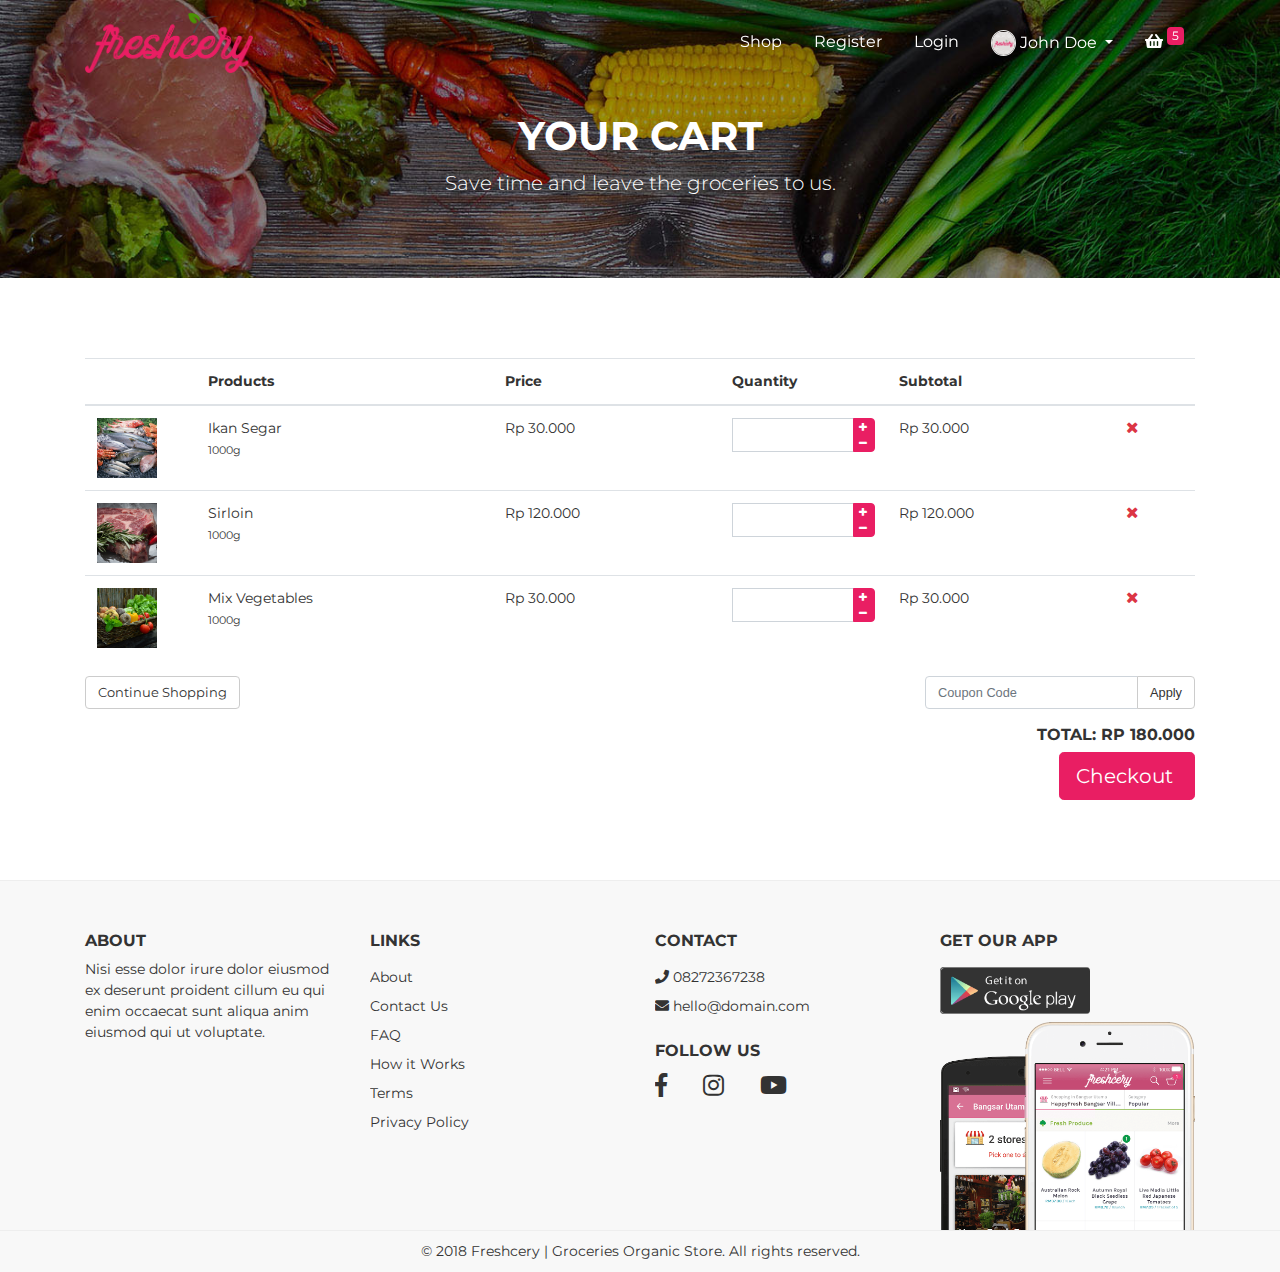
<file: Final Projects/Groceries-Website/cart.html>
<!DOCTYPE html>
<html>
<head>
    <title>Freshcery | Groceries Organic Store</title>
    <meta charset="utf-8">
    <meta name="viewport" content="width=device-width, initial-scale=1.0">
    <link href="https://fonts.googleapis.com/css?family=Montserrat:400,700" rel="stylesheet" type="text/css">
    <link href="https://fonts.googleapis.com/css?family=Lato:400,700,400italic,700italic" rel="stylesheet" type="text/css">
    <link href="assets/fonts/sb-bistro/sb-bistro.css" rel="stylesheet" type="text/css">
    <link href="assets/fonts/font-awesome/font-awesome.css" rel="stylesheet" type="text/css">

    <link rel="stylesheet" type="text/css" media="all" href="assets/packages/bootstrap/bootstrap.css">
    <link rel="stylesheet" type="text/css" media="all" href="assets/packages/o2system-ui/o2system-ui.css">
    <link rel="stylesheet" type="text/css" media="all" href="assets/packages/owl-carousel/owl-carousel.css">
    <link rel="stylesheet" type="text/css" media="all" href="assets/packages/cloudzoom/cloudzoom.css">
    <link rel="stylesheet" type="text/css" media="all" href="assets/packages/thumbelina/thumbelina.css">
    <link rel="stylesheet" type="text/css" media="all" href="assets/packages/bootstrap-touchspin/bootstrap-touchspin.css">
    <link rel="stylesheet" type="text/css" media="all" href="assets/css/theme.css">

</head>
<body>
    <div class="page-header">
        <!--=============== Navbar ===============-->
        <nav class="navbar fixed-top navbar-expand-md navbar-dark bg-transparent" id="page-navigation">
            <div class="container">
                <!-- Navbar Brand -->
                <a href="index.html" class="navbar-brand">
                    <img src="assets/img/logo/logo.png" alt="">
                </a>

                <!-- Toggle Button -->
                <button class="navbar-toggler" type="button" data-toggle="collapse" data-target="#navbarcollapse" aria-controls="navbarCollapse" aria-expanded="false" aria-label="Toggle navigation">
                    <span class="navbar-toggler-icon"></span>
                </button>

                <div class="collapse navbar-collapse" id="navbarcollapse">
                    <!-- Navbar Menu -->
                    <ul class="navbar-nav ml-auto">
                        <li class="nav-item">
                            <a href="shop.html" class="nav-link">Shop</a>
                        </li>
                        <li class="nav-item">
                            <a href="register.html" class="nav-link">Register</a>
                        </li>
                        <li class="nav-item">
                            <a href="login.html" class="nav-link">Login</a>
                        </li>
                        <li class="nav-item dropdown">
                            <a class="nav-link dropdown-toggle" href="javascript:void(0)" id="navbarDropdown" role="button" data-toggle="dropdown" aria-haspopup="true" aria-expanded="false">
                                <div class="avatar-header"><img src="assets/img/logo/avatar.jpg"></div> John Doe
                            </a>
                            <div class="dropdown-menu" aria-labelledby="navbarDropdown">
                                <a class="dropdown-item" href="transaction.html">Transactions History</a>
                                <a class="dropdown-item" href="setting.html">Settings</a>
                            </div>
                          </li>
                        <li class="nav-item dropdown">
                            <a href="javascript:void(0)" class="nav-link dropdown-toggle" data-toggle="dropdown" aria-haspopup="true" aria-expanded="false">
                                <i class="fa fa-shopping-basket"></i> <span class="badge badge-primary">5</span>
                            </a>
                            <div class="dropdown-menu shopping-cart">
                                <ul>
                                    <li>
                                        <div class="drop-title">Your Cart</div>
                                    </li>
                                    <li>
                                        <div class="shopping-cart-list">
                                            <div class="media">
                                                <img class="d-flex mr-3" src="assets/img/logo/avatar.jpg" width="60">
                                                <div class="media-body">
                                                    <h5><a href="javascript:void(0)">Carrot</a></h5>
                                                    <p class="price">
                                                        <span class="discount text-muted">Rp. 700.000</span>
                                                        <span>Rp. 100.000</span>
                                                    </p>
                                                    <p class="text-muted">Qty: 1</p>
                                                </div>
                                            </div>
                                            <div class="media">
                                                <img class="d-flex mr-3" src="assets/img/logo/avatar.jpg" width="60">
                                                <div class="media-body">
                                                    <h5><a href="javascript:void(0)">Carrot</a></h5>
                                                    <p class="price">
                                                        <span class="discount text-muted">Rp. 700.000</span>
                                                        <span>Rp. 100.000</span>
                                                    </p>
                                                    <p class="text-muted">Qty: 1</p>
                                                </div>
                                            </div>
                                            <div class="media">
                                                <img class="d-flex mr-3" src="assets/img/logo/avatar.jpg" width="60">
                                                <div class="media-body">
                                                    <h5><a href="javascript:void(0)">Carrot</a></h5>
                                                    <p class="price">
                                                        <span class="discount text-muted">Rp. 700.000</span>
                                                        <span>Rp. 100.000</span>
                                                    </p>
                                                    <p class="text-muted">Qty: 1</p>
                                                </div>
                                            </div>
                                            <div class="media">
                                                <img class="d-flex mr-3" src="assets/img/logo/avatar.jpg" width="60">
                                                <div class="media-body">
                                                    <h5><a href="javascript:void(0)">Carrot</a></h5>
                                                    <p class="price">
                                                        <span class="discount text-muted">Rp. 700.000</span>
                                                        <span>Rp. 100.000</span>
                                                    </p>
                                                    <p class="text-muted">Qty: 1</p>
                                                </div>
                                            </div>
                                        </div>
                                    </li>
                                    <li>
                                        <div class="drop-title d-flex justify-content-between">
                                            <span>Total:</span>
                                            <span class="text-primary"><strong>Rp. 2000.000</strong></span>
                                        </div>
                                    </li>
                                    <li class="d-flex justify-content-between pl-3 pr-3 pt-3">
                                        <a href="cart.html" class="btn btn-default">View Cart</a>
                                        <a href="checkout.html" class="btn btn-primary">Checkout</a>
                                    </li>
                                </ul>
                            </div>
                        </li>
                    </ul>
                </div>

            </div>
        </nav>
    </div>
    <div id="page-content" class="page-content">
        <div class="banner">
            <div class="jumbotron jumbotron-bg text-center rounded-0" style="background-image: url('assets/img/bg-header.jpg');">
                <div class="container">
                    <h1 class="pt-5">
                        Your Cart
                    </h1>
                    <p class="lead">
                        Save time and leave the groceries to us.
                    </p>
                </div>
            </div>
        </div>

        <section id="cart">
            <div class="container">
                <div class="row">
                    <div class="col-md-12">
                        <div class="table-responsive">
                            <table class="table">
                                <thead>
                                    <tr>
                                        <th width="10%"></th>
                                        <th>Products</th>
                                        <th>Price</th>
                                        <th width="15%">Quantity</th>
                                        <th>Subtotal</th>
                                        <th></th>
                                    </tr>
                                </thead>
                                <tbody>
                                    <tr>
                                        <td>
                                            <img src="assets/img/fish.jpg" width="60">
                                        </td>
                                        <td>
                                            Ikan Segar<br>
                                            <small>1000g</small>
                                        </td>
                                        <td>
                                            Rp 30.000
                                        </td>
                                        <td>
                                            <input class="vertical-spin" type="text" data-bts-button-down-class="btn btn-primary" data-bts-button-up-class="btn btn-primary" value="" name="vertical-spin">
                                        </td>
                                        <td>
                                            Rp 30.000
                                        </td>
                                        <td>
                                            <a href="javasript:void" class="text-danger"><i class="fa fa-times"></i></a>
                                        </td>
                                    </tr>
                                    <tr>
                                        <td>
                                            <img src="assets/img/meats.jpg" width="60">
                                        </td>
                                        <td>
                                            Sirloin<br>
                                            <small>1000g</small>
                                        </td>
                                        <td>
                                            Rp 120.000
                                        </td>
                                        <td>
                                            <input class="vertical-spin" type="text" data-bts-button-down-class="btn btn-primary" data-bts-button-up-class="btn btn-primary" value="" name="vertical-spin">
                                        </td>
                                        <td>
                                            Rp 120.000
                                        </td>
                                        <td>
                                            <a href="javasript:void" class="text-danger"><i class="fa fa-times"></i></a>
                                        </td>
                                    </tr>
                                    <tr>
                                        <td>
                                            <img src="assets/img/vegetables.jpg" width="60">
                                        </td>
                                        <td>
                                            Mix Vegetables<br>
                                            <small>1000g</small>
                                        </td>
                                        <td>
                                            Rp 30.000
                                        </td>
                                        <td>
                                            <input class="vertical-spin" type="text" data-bts-button-down-class="btn btn-primary" data-bts-button-up-class="btn btn-primary" value="" name="vertical-spin">
                                        </td>
                                        <td>
                                            Rp 30.000
                                        </td>
                                        <td>
                                            <a href="javasript:void" class="text-danger"><i class="fa fa-times"></i></a>
                                        </td>
                                    </tr>
                                </tbody>
                            </table>
                        </div>
                    </div>
                    <div class="col">
                        <a href="shop.html" class="btn btn-default">Continue Shopping</a>
                    </div>
                    <div class="col text-right">
                        <div class="input-group w-50 float-right">
                            <input class="form-control" placeholder="Coupon Code" type="text">
                            <div class="input-group-append">
                                <button class="btn btn-default" type="button">Apply</button>
                            </div>
                        </div>
                        <div class="clearfix"></div>
                        <h6 class="mt-3">Total: Rp 180.000</h6>
                        <a href="checkout.html" class="btn btn-lg btn-primary">Checkout <i class="fa fa-long-arrow-right"></i></a>
                    </div>
                </div>
            </div>
        </section>
    </div>
    <footer>
        <div class="container">
            <div class="row">
                <div class="col-md-3">
                    <h5>About</h5>
                    <p>Nisi esse dolor irure dolor eiusmod ex deserunt proident cillum eu qui enim occaecat sunt aliqua anim eiusmod qui ut voluptate.</p>
                </div>
                <div class="col-md-3">
                    <h5>Links</h5>
                    <ul>
                        <li>
                            <a href="about.html">About</a>
                        </li>
                        <li>
                            <a href="contact.html">Contact Us</a>
                        </li>
                        <li>
                            <a href="faq.html">FAQ</a>
                        </li>
                        <li>
                            <a href="javascript:void(0)">How it Works</a>
                        </li>
                        <li>
                            <a href="terms.html">Terms</a>
                        </li>
                        <li>
                            <a href="privacy.html">Privacy Policy</a>
                        </li>
                    </ul>
                </div>
                <div class="col-md-3">
                     <h5>Contact</h5>
                     <ul>
                         <li>
                            <a href="tel:+620892738334"><i class="fa fa-phone"></i> 08272367238</a>
                        </li>
                        <li>
                            <a href="mailto:hello@domain.com"><i class="fa fa-envelope"></i> hello@domain.com</a>
                         </li>
                     </ul>

                     <h5>Follow Us</h5>
                     <ul class="social">
                         <li>
                            <a href="javascript:void(0)" target="_blank"><i class="fab fa-facebook-f"></i></a>
                         </li>
                         <li>
                            <a href="javascript:void(0)" target="_blank"><i class="fab fa-instagram"></i></a>
                         </li>
                         <li>
                            <a href="javascript:void(0)" target="_blank"><i class="fab fa-youtube"></i></a>
                         </li>
                     </ul>
                </div>
                <div class="col-md-3">
                     <h5>Get Our App</h5>
                     <ul class="mb-0">
                         <li class="download-app">
                             <a href="#"><img src="assets/img/playstore.png"></a>
                         </li>
                         <li style="height: 200px">
                             <div class="mockup">
                                 <img src="assets/img/mockup.png">
                             </div>
                         </li>
                     </ul>
                </div>
            </div>
        </div>
        <p class="copyright">&copy; 2018 Freshcery | Groceries Organic Store. All rights reserved.</p>
    </footer>

    <script type="text/javascript" src="assets/js/jquery.js"></script>
    <script type="text/javascript" src="assets/js/jquery-migrate.js"></script>
    <script type="text/javascript" src="assets/packages/bootstrap/libraries/popper.js"></script>
    <script type="text/javascript" src="assets/packages/bootstrap/bootstrap.js"></script>
    <script type="text/javascript" src="assets/packages/o2system-ui/o2system-ui.js"></script>
    <script type="text/javascript" src="assets/packages/owl-carousel/owl-carousel.js"></script>
    <script type="text/javascript" src="assets/packages/cloudzoom/cloudzoom.js"></script>
    <script type="text/javascript" src="assets/packages/thumbelina/thumbelina.js"></script>
    <script type="text/javascript" src="assets/packages/bootstrap-touchspin/bootstrap-touchspin.js"></script>
    <script type="text/javascript" src="assets/js/theme.js"></script>
</body>
</html>
</file>
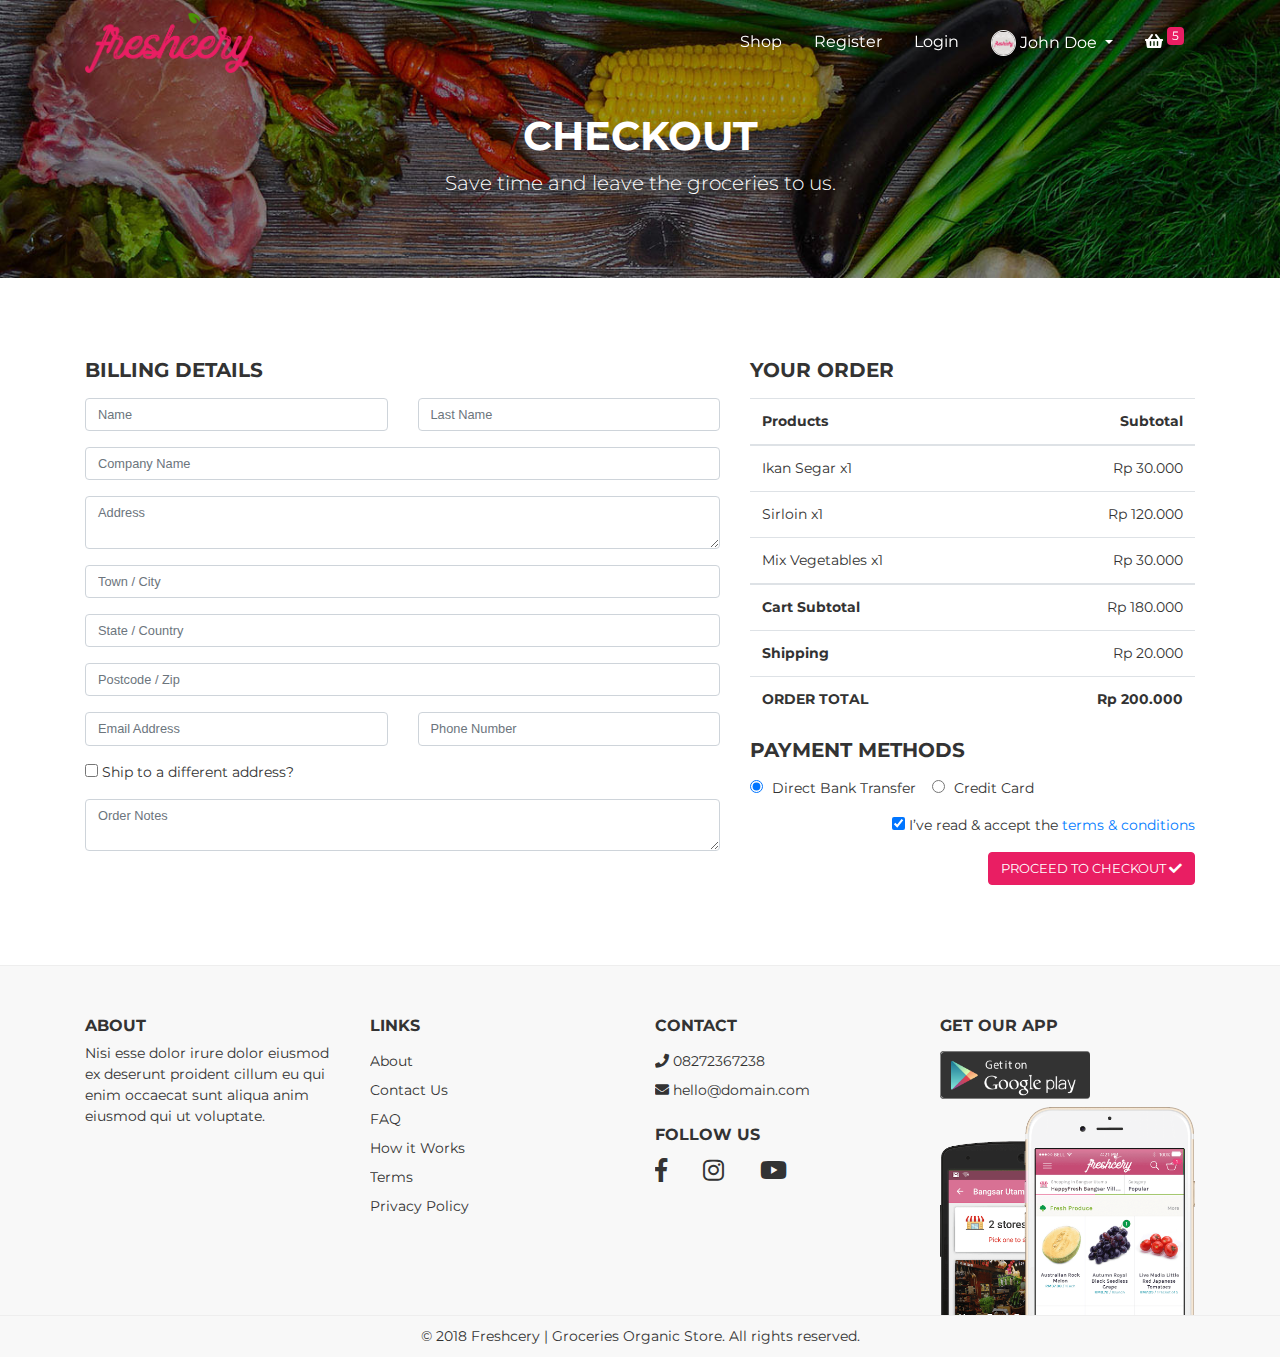
<file: Final Projects/Groceries-Website/checkout.html>
<!DOCTYPE html>
<html>
<head>
    <title>Freshcery | Groceries Organic Store</title>
    <meta charset="utf-8">
    <meta name="viewport" content="width=device-width, initial-scale=1.0">
    <link href="https://fonts.googleapis.com/css?family=Montserrat:400,700" rel="stylesheet" type="text/css">
    <link href="https://fonts.googleapis.com/css?family=Lato:400,700,400italic,700italic" rel="stylesheet" type="text/css">
    <link href="assets/fonts/sb-bistro/sb-bistro.css" rel="stylesheet" type="text/css">
    <link href="assets/fonts/font-awesome/font-awesome.css" rel="stylesheet" type="text/css">

    <link rel="stylesheet" type="text/css" media="all" href="assets/packages/bootstrap/bootstrap.css">
    <link rel="stylesheet" type="text/css" media="all" href="assets/packages/o2system-ui/o2system-ui.css">
    <link rel="stylesheet" type="text/css" media="all" href="assets/packages/owl-carousel/owl-carousel.css">
    <link rel="stylesheet" type="text/css" media="all" href="assets/packages/cloudzoom/cloudzoom.css">
    <link rel="stylesheet" type="text/css" media="all" href="assets/packages/thumbelina/thumbelina.css">
    <link rel="stylesheet" type="text/css" media="all" href="assets/packages/bootstrap-touchspin/bootstrap-touchspin.css">
    <link rel="stylesheet" type="text/css" media="all" href="assets/css/theme.css">

</head>
<body>
    <div class="page-header">
        <!--=============== Navbar ===============-->
        <nav class="navbar fixed-top navbar-expand-md navbar-dark bg-transparent" id="page-navigation">
            <div class="container">
                <!-- Navbar Brand -->
                <a href="index.html" class="navbar-brand">
                    <img src="assets/img/logo/logo.png" alt="">
                </a>

                <!-- Toggle Button -->
                <button class="navbar-toggler" type="button" data-toggle="collapse" data-target="#navbarcollapse" aria-controls="navbarCollapse" aria-expanded="false" aria-label="Toggle navigation">
                    <span class="navbar-toggler-icon"></span>
                </button>

                <div class="collapse navbar-collapse" id="navbarcollapse">
                    <!-- Navbar Menu -->
                    <ul class="navbar-nav ml-auto">
                        <li class="nav-item">
                            <a href="shop.html" class="nav-link">Shop</a>
                        </li>
                        <li class="nav-item">
                            <a href="register.html" class="nav-link">Register</a>
                        </li>
                        <li class="nav-item">
                            <a href="login.html" class="nav-link">Login</a>
                        </li>
                        <li class="nav-item dropdown">
                            <a class="nav-link dropdown-toggle" href="javascript:void(0)" id="navbarDropdown" role="button" data-toggle="dropdown" aria-haspopup="true" aria-expanded="false">
                                <div class="avatar-header"><img src="assets/img/logo/avatar.jpg"></div> John Doe
                            </a>
                            <div class="dropdown-menu" aria-labelledby="navbarDropdown">
                                <a class="dropdown-item" href="transaction.html">Transactions History</a>
                                <a class="dropdown-item" href="setting.html">Settings</a>
                            </div>
                          </li>
                        <li class="nav-item dropdown">
                            <a href="javascript:void(0)" class="nav-link dropdown-toggle" data-toggle="dropdown" aria-haspopup="true" aria-expanded="false">
                                <i class="fa fa-shopping-basket"></i> <span class="badge badge-primary">5</span>
                            </a>
                            <div class="dropdown-menu shopping-cart">
                                <ul>
                                    <li>
                                        <div class="drop-title">Your Cart</div>
                                    </li>
                                    <li>
                                        <div class="shopping-cart-list">
                                            <div class="media">
                                                <img class="d-flex mr-3" src="assets/img/logo/avatar.jpg" width="60">
                                                <div class="media-body">
                                                    <h5><a href="javascript:void(0)">Carrot</a></h5>
                                                    <p class="price">
                                                        <span class="discount text-muted">Rp. 700.000</span>
                                                        <span>Rp. 100.000</span>
                                                    </p>
                                                    <p class="text-muted">Qty: 1</p>
                                                </div>
                                            </div>
                                            <div class="media">
                                                <img class="d-flex mr-3" src="assets/img/logo/avatar.jpg" width="60">
                                                <div class="media-body">
                                                    <h5><a href="javascript:void(0)">Carrot</a></h5>
                                                    <p class="price">
                                                        <span class="discount text-muted">Rp. 700.000</span>
                                                        <span>Rp. 100.000</span>
                                                    </p>
                                                    <p class="text-muted">Qty: 1</p>
                                                </div>
                                            </div>
                                            <div class="media">
                                                <img class="d-flex mr-3" src="assets/img/logo/avatar.jpg" width="60">
                                                <div class="media-body">
                                                    <h5><a href="javascript:void(0)">Carrot</a></h5>
                                                    <p class="price">
                                                        <span class="discount text-muted">Rp. 700.000</span>
                                                        <span>Rp. 100.000</span>
                                                    </p>
                                                    <p class="text-muted">Qty: 1</p>
                                                </div>
                                            </div>
                                            <div class="media">
                                                <img class="d-flex mr-3" src="assets/img/logo/avatar.jpg" width="60">
                                                <div class="media-body">
                                                    <h5><a href="javascript:void(0)">Carrot</a></h5>
                                                    <p class="price">
                                                        <span class="discount text-muted">Rp. 700.000</span>
                                                        <span>Rp. 100.000</span>
                                                    </p>
                                                    <p class="text-muted">Qty: 1</p>
                                                </div>
                                            </div>
                                        </div>
                                    </li>
                                    <li>
                                        <div class="drop-title d-flex justify-content-between">
                                            <span>Total:</span>
                                            <span class="text-primary"><strong>Rp. 2000.000</strong></span>
                                        </div>
                                    </li>
                                    <li class="d-flex justify-content-between pl-3 pr-3 pt-3">
                                        <a href="cart.html" class="btn btn-default">View Cart</a>
                                        <a href="checkout.html" class="btn btn-primary">Checkout</a>
                                    </li>
                                </ul>
                            </div>
                        </li>
                    </ul>
                </div>

            </div>
        </nav>
    </div>
    <div id="page-content" class="page-content">
        <div class="banner">
            <div class="jumbotron jumbotron-bg text-center rounded-0" style="background-image: url('assets/img/bg-header.jpg');">
                <div class="container">
                    <h1 class="pt-5">
                        Checkout
                    </h1>
                    <p class="lead">
                        Save time and leave the groceries to us.
                    </p>
                </div>
            </div>
        </div>

        <section id="checkout">
            <div class="container">
                <div class="row">
                    <div class="col-xs-12 col-sm-7">
                        <h5 class="mb-3">BILLING DETAILS</h5>
                        <!-- Bill Detail of the Page -->
                        <form action="#" class="bill-detail">
                            <fieldset>
                                <div class="form-group row">
                                    <div class="col">
                                        <input class="form-control" placeholder="Name" type="text">
                                    </div>
                                    <div class="col">
                                        <input class="form-control" placeholder="Last Name" type="text">
                                    </div>
                                </div>
                                <div class="form-group">
                                    <input class="form-control" placeholder="Company Name" type="text">
                                </div>
                                <div class="form-group">
                                    <textarea class="form-control" placeholder="Address"></textarea>
                                </div>
                                <div class="form-group">
                                    <input class="form-control" placeholder="Town / City" type="text">
                                </div>
                                <div class="form-group">
                                    <input class="form-control" placeholder="State / Country" type="text">
                                </div>
                                <div class="form-group">
                                    <input class="form-control" placeholder="Postcode / Zip" type="text">
                                </div>
                                <div class="form-group row">
                                    <div class="col">
                                        <input class="form-control" placeholder="Email Address" type="email">
                                    </div>
                                    <div class="col">
                                        <input class="form-control" placeholder="Phone Number" type="tel">
                                    </div>
                                </div>
                                <div class="form-group">
                                    <input type="checkbox"> Ship to a different address?
                                </div>
                                <div class="form-group">
                                    <textarea class="form-control" placeholder="Order Notes"></textarea>
                                </div>
                            </fieldset>
                        </form>
                        <!-- Bill Detail of the Page end -->
                    </div>
                    <div class="col-xs-12 col-sm-5">
                        <div class="holder">
                            <h5 class="mb-3">YOUR ORDER</h5>
                            <div class="table-responsive">
                                <table class="table">
                                    <thead>
                                        <tr>
                                            <th>Products</th>
                                            <th class="text-right">Subtotal</th>
                                        </tr>
                                    </thead>
                                    <tbody>
                                        <tr>
                                            <td>
                                                Ikan Segar x1
                                            </td>
                                            <td class="text-right">
                                                Rp 30.000
                                            </td>
                                        </tr>
                                        <tr>
                                            <td>
                                                Sirloin x1
                                            </td>
                                            <td class="text-right">
                                                Rp 120.000
                                            </td>
                                        </tr>
                                        <tr>
                                            <td>
                                                Mix Vegetables x1
                                            </td>
                                            <td class="text-right">
                                                Rp 30.000
                                            </td>
                                        </tr>
                                    </tbody>
                                    <tfooter>
                                        <tr>
                                            <td>
                                                <strong>Cart Subtotal</strong>
                                            </td>
                                            <td class="text-right">
                                                Rp 180.000
                                            </td>
                                        </tr>
                                        <tr>
                                            <td>
                                                <strong>Shipping</strong>
                                            </td>
                                            <td class="text-right">
                                                Rp 20.000
                                            </td>
                                        </tr>
                                        <tr>
                                            <td>
                                                <strong>ORDER TOTAL</strong>
                                            </td>
                                            <td class="text-right">
                                                <strong>Rp 200.000</strong>
                                            </td>
                                        </tr>
                                    </tfooter>
                                </table>
                            </div>

                            <h5 class="mb-3">PAYMENT METHODS</h5>
                            <div class="form-check-inline">
                                <label class="form-check-label">
                                    <input class="form-check-input" type="radio" name="exampleRadios" id="exampleRadios1" value="option1" checked>
                                    Direct Bank Transfer
                                </label>
                            </div>
                            <div class="form-check-inline">
                                <label class="form-check-label">
                                    <input class="form-check-input" type="radio" name="exampleRadios" id="exampleRadios2" value="option2">
                                    Credit Card
                                </label>
                            </div>
                        </div>
                        <p class="text-right mt-3">
                            <input checked="" type="checkbox"> I’ve read &amp; accept the <a href="#">terms &amp; conditions</a>
                        </p>
                        <a href="#" class="btn btn-primary float-right">PROCEED TO CHECKOUT <i class="fa fa-check"></i></a>
                        <div class="clearfix">
                    </div>
                </div>
            </div>
        </section>
    </div>
    <footer>
        <div class="container">
            <div class="row">
                <div class="col-md-3">
                    <h5>About</h5>
                    <p>Nisi esse dolor irure dolor eiusmod ex deserunt proident cillum eu qui enim occaecat sunt aliqua anim eiusmod qui ut voluptate.</p>
                </div>
                <div class="col-md-3">
                    <h5>Links</h5>
                    <ul>
                        <li>
                            <a href="about.html">About</a>
                        </li>
                        <li>
                            <a href="contact.html">Contact Us</a>
                        </li>
                        <li>
                            <a href="faq.html">FAQ</a>
                        </li>
                        <li>
                            <a href="javascript:void(0)">How it Works</a>
                        </li>
                        <li>
                            <a href="terms.html">Terms</a>
                        </li>
                        <li>
                            <a href="privacy.html">Privacy Policy</a>
                        </li>
                    </ul>
                </div>
                <div class="col-md-3">
                     <h5>Contact</h5>
                     <ul>
                         <li>
                            <a href="tel:+620892738334"><i class="fa fa-phone"></i> 08272367238</a>
                        </li>
                        <li>
                            <a href="mailto:hello@domain.com"><i class="fa fa-envelope"></i> hello@domain.com</a>
                         </li>
                     </ul>

                     <h5>Follow Us</h5>
                     <ul class="social">
                         <li>
                            <a href="javascript:void(0)" target="_blank"><i class="fab fa-facebook-f"></i></a>
                         </li>
                         <li>
                            <a href="javascript:void(0)" target="_blank"><i class="fab fa-instagram"></i></a>
                         </li>
                         <li>
                            <a href="javascript:void(0)" target="_blank"><i class="fab fa-youtube"></i></a>
                         </li>
                     </ul>
                </div>
                <div class="col-md-3">
                     <h5>Get Our App</h5>
                     <ul class="mb-0">
                         <li class="download-app">
                             <a href="#"><img src="assets/img/playstore.png"></a>
                         </li>
                         <li style="height: 200px">
                             <div class="mockup">
                                 <img src="assets/img/mockup.png">
                             </div>
                         </li>
                     </ul>
                </div>
            </div>
        </div>
        <p class="copyright">&copy; 2018 Freshcery | Groceries Organic Store. All rights reserved.</p>
    </footer>

    <script type="text/javascript" src="assets/js/jquery.js"></script>
    <script type="text/javascript" src="assets/js/jquery-migrate.js"></script>
    <script type="text/javascript" src="assets/packages/bootstrap/libraries/popper.js"></script>
    <script type="text/javascript" src="assets/packages/bootstrap/bootstrap.js"></script>
    <script type="text/javascript" src="assets/packages/o2system-ui/o2system-ui.js"></script>
    <script type="text/javascript" src="assets/packages/owl-carousel/owl-carousel.js"></script>
    <script type="text/javascript" src="assets/packages/cloudzoom/cloudzoom.js"></script>
    <script type="text/javascript" src="assets/packages/thumbelina/thumbelina.js"></script>
    <script type="text/javascript" src="assets/packages/bootstrap-touchspin/bootstrap-touchspin.js"></script>
    <script type="text/javascript" src="assets/js/theme.js"></script>
</body>
</html>
</file>
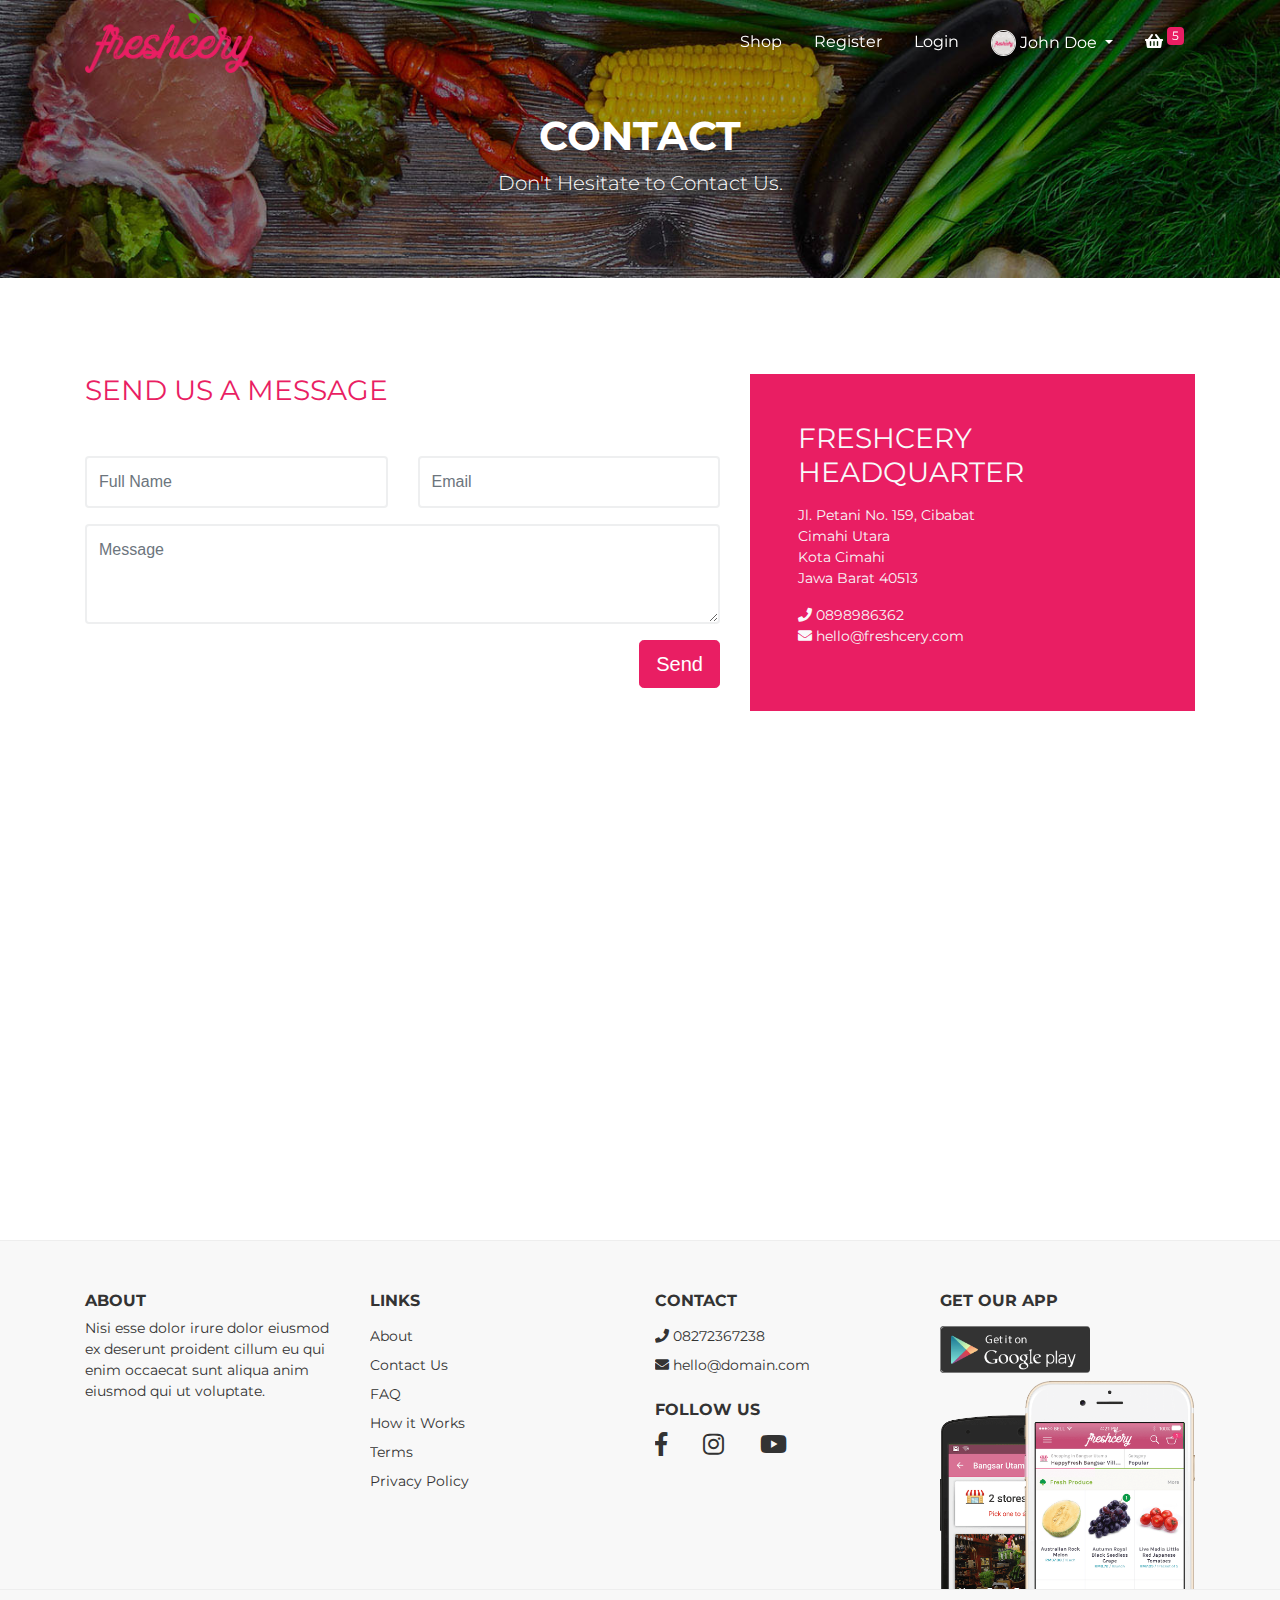
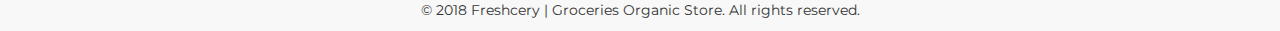
<file: Final Projects/Groceries-Website/contact.html>
<!DOCTYPE html>
<html>
<head>
    <title>Freshcery | Groceries Organic Store</title>
    <meta charset="utf-8">
    <meta name="viewport" content="width=device-width, initial-scale=1.0">
    <link href="https://fonts.googleapis.com/css?family=Montserrat:400,700" rel="stylesheet" type="text/css">
    <link href="https://fonts.googleapis.com/css?family=Lato:400,700,400italic,700italic" rel="stylesheet" type="text/css">
    <link href="assets/fonts/sb-bistro/sb-bistro.css" rel="stylesheet" type="text/css">
    <link href="assets/fonts/font-awesome/font-awesome.css" rel="stylesheet" type="text/css">

    <link rel="stylesheet" type="text/css" media="all" href="assets/packages/bootstrap/bootstrap.css">
    <link rel="stylesheet" type="text/css" media="all" href="assets/packages/o2system-ui/o2system-ui.css">
    <link rel="stylesheet" type="text/css" media="all" href="assets/packages/owl-carousel/owl-carousel.css">
    <link rel="stylesheet" type="text/css" media="all" href="assets/packages/cloudzoom/cloudzoom.css">
    <link rel="stylesheet" type="text/css" media="all" href="assets/packages/thumbelina/thumbelina.css">
    <link rel="stylesheet" type="text/css" media="all" href="assets/packages/bootstrap-touchspin/bootstrap-touchspin.css">
    <link rel="stylesheet" type="text/css" media="all" href="assets/css/theme.css">

</head>
<body>
    <div class="page-header">
        <!--=============== Navbar ===============-->
        <nav class="navbar fixed-top navbar-expand-md navbar-dark bg-transparent" id="page-navigation">
            <div class="container">
                <!-- Navbar Brand -->
                <a href="index.html" class="navbar-brand">
                    <img src="assets/img/logo/logo.png" alt="">
                </a>

                <!-- Toggle Button -->
                <button class="navbar-toggler" type="button" data-toggle="collapse" data-target="#navbarcollapse" aria-controls="navbarCollapse" aria-expanded="false" aria-label="Toggle navigation">
                    <span class="navbar-toggler-icon"></span>
                </button>

                <div class="collapse navbar-collapse" id="navbarcollapse">
                    <!-- Navbar Menu -->
                    <ul class="navbar-nav ml-auto">
                        <li class="nav-item">
                            <a href="shop.html" class="nav-link">Shop</a>
                        </li>
                        <li class="nav-item">
                            <a href="register.html" class="nav-link">Register</a>
                        </li>
                        <li class="nav-item">
                            <a href="login.html" class="nav-link">Login</a>
                        </li>
                        <li class="nav-item dropdown">
                            <a class="nav-link dropdown-toggle" href="javascript:void(0)" id="navbarDropdown" role="button" data-toggle="dropdown" aria-haspopup="true" aria-expanded="false">
                                <div class="avatar-header"><img src="assets/img/logo/avatar.jpg"></div> John Doe
                            </a>
                            <div class="dropdown-menu" aria-labelledby="navbarDropdown">
                                <a class="dropdown-item" href="transaction.html">Transactions History</a>
                                <a class="dropdown-item" href="setting.html">Settings</a>
                            </div>
                          </li>
                        <li class="nav-item dropdown">
                            <a href="javascript:void(0)" class="nav-link dropdown-toggle" data-toggle="dropdown" aria-haspopup="true" aria-expanded="false">
                                <i class="fa fa-shopping-basket"></i> <span class="badge badge-primary">5</span>
                            </a>
                            <div class="dropdown-menu shopping-cart">
                                <ul>
                                    <li>
                                        <div class="drop-title">Your Cart</div>
                                    </li>
                                    <li>
                                        <div class="shopping-cart-list">
                                            <div class="media">
                                                <img class="d-flex mr-3" src="assets/img/logo/avatar.jpg" width="60">
                                                <div class="media-body">
                                                    <h5><a href="javascript:void(0)">Carrot</a></h5>
                                                    <p class="price">
                                                        <span class="discount text-muted">Rp. 700.000</span>
                                                        <span>Rp. 100.000</span>
                                                    </p>
                                                    <p class="text-muted">Qty: 1</p>
                                                </div>
                                            </div>
                                            <div class="media">
                                                <img class="d-flex mr-3" src="assets/img/logo/avatar.jpg" width="60">
                                                <div class="media-body">
                                                    <h5><a href="javascript:void(0)">Carrot</a></h5>
                                                    <p class="price">
                                                        <span class="discount text-muted">Rp. 700.000</span>
                                                        <span>Rp. 100.000</span>
                                                    </p>
                                                    <p class="text-muted">Qty: 1</p>
                                                </div>
                                            </div>
                                            <div class="media">
                                                <img class="d-flex mr-3" src="assets/img/logo/avatar.jpg" width="60">
                                                <div class="media-body">
                                                    <h5><a href="javascript:void(0)">Carrot</a></h5>
                                                    <p class="price">
                                                        <span class="discount text-muted">Rp. 700.000</span>
                                                        <span>Rp. 100.000</span>
                                                    </p>
                                                    <p class="text-muted">Qty: 1</p>
                                                </div>
                                            </div>
                                            <div class="media">
                                                <img class="d-flex mr-3" src="assets/img/logo/avatar.jpg" width="60">
                                                <div class="media-body">
                                                    <h5><a href="javascript:void(0)">Carrot</a></h5>
                                                    <p class="price">
                                                        <span class="discount text-muted">Rp. 700.000</span>
                                                        <span>Rp. 100.000</span>
                                                    </p>
                                                    <p class="text-muted">Qty: 1</p>
                                                </div>
                                            </div>
                                        </div>
                                    </li>
                                    <li>
                                        <div class="drop-title d-flex justify-content-between">
                                            <span>Total:</span>
                                            <span class="text-primary"><strong>Rp. 2000.000</strong></span>
                                        </div>
                                    </li>
                                    <li class="d-flex justify-content-between pl-3 pr-3 pt-3">
                                        <a href="cart.html" class="btn btn-default">View Cart</a>
                                        <a href="checkout.html" class="btn btn-primary">Checkout</a>
                                    </li>
                                </ul>
                            </div>
                        </li>
                    </ul>
                </div>

            </div>
        </nav>
    </div>
    <div id="page-content" class="page-content">
        <div class="banner">
            <div class="jumbotron jumbotron-bg text-center rounded-0" style="background-image: url('assets/img/bg-header.jpg');">
                <div class="container">
                    <h1 class="pt-5">
                        Contact
                    </h1>
                    <p class="lead">
                        Don't Hesitate to Contact Us.
                    </p>
                </div>
            </div>
        </div>

        <section class="pb-0">
            <div class="contact1 mb-5">
                <div class="container">
                    <div class="row mt-3">
                        <div class="col-lg-7">
                            <div class="contact-wrapper">
                                <h3 class="title font-weight-normal mt-0 text-left">Send Us a Message</h3>
                                <form data-aos="fade-left" data-aos-duration="1200">
                                    <div class="row">
                                        <div class="col-lg-6">
                                            <div class="form-group">
                                                <input class="form-control" type="text" placeholder="Full Name">
                                            </div>
                                        </div>
                                        <div class="col-lg-6">
                                            <div class="form-group">
                                                <input class="form-control" type="email" placeholder="Email">
                                            </div>
                                        </div>
                                        <div class="col-lg-12">
                                            <div class="form-group">
                                                <textarea class="form-control" rows="3" placeholder="Message"></textarea>
                                            </div>
                                        </div>
                                        <div class="col-lg-12 text-right">
                                            <button type="submit" class="btn btn-lg btn-primary mb-5">Send</button>
                                        </div>
                                    </div>
                                </form>
                            </div>
                        </div>
                        <div class="col-lg-5">
                            <div class="detail-wrapper p-5 bg-primary">
                                <h3 class="font-weight-normal mb-3 text-light">
                                    Freshcery Headquarter
                                </h3>

                                <p class="text-light">
                                    Jl. Petani No. 159, Cibabat<br>
                                    Cimahi Utara<br>
                                    Kota Cimahi<br>
                                    Jawa Barat 40513
                                </p>

                                <p class="text-light">
                                    <i class="fas fa-phone"></i> 0898986362<br>
                                    <i class="fas fa-envelope"></i> hello@freshcery.com
                                </p>
                            </div>
                        </div>
                    </div>
                </div>
            </div>

            <iframe src="https://www.google.com/maps/embed?pb=!1m18!1m12!1m3!1d3960.97915747782!2d107.58270291427688!3d-6.893096195019089!2m3!1f0!2f0!3f0!3m2!1i1024!2i768!4f13.1!3m3!1m2!1s0x2e68e67b57d420db%3A0x4dd071fcb9157e80!2sBTC+Fashion+Mall!5e0!3m2!1sen!2sid!4v1522964715022" width="100%" height="450" frameborder="0" style="border:0;" allowfullscreen></iframe>
        </section>
    </div>
    <footer>
        <div class="container">
            <div class="row">
                <div class="col-md-3">
                    <h5>About</h5>
                    <p>Nisi esse dolor irure dolor eiusmod ex deserunt proident cillum eu qui enim occaecat sunt aliqua anim eiusmod qui ut voluptate.</p>
                </div>
                <div class="col-md-3">
                    <h5>Links</h5>
                    <ul>
                        <li>
                            <a href="about.html">About</a>
                        </li>
                        <li>
                            <a href="contact.html">Contact Us</a>
                        </li>
                        <li>
                            <a href="faq.html">FAQ</a>
                        </li>
                        <li>
                            <a href="javascript:void(0)">How it Works</a>
                        </li>
                        <li>
                            <a href="terms.html">Terms</a>
                        </li>
                        <li>
                            <a href="privacy.html">Privacy Policy</a>
                        </li>
                    </ul>
                </div>
                <div class="col-md-3">
                     <h5>Contact</h5>
                     <ul>
                         <li>
                            <a href="tel:+620892738334"><i class="fa fa-phone"></i> 08272367238</a>
                        </li>
                        <li>
                            <a href="mailto:hello@domain.com"><i class="fa fa-envelope"></i> hello@domain.com</a>
                         </li>
                     </ul>

                     <h5>Follow Us</h5>
                     <ul class="social">
                         <li>
                            <a href="javascript:void(0)" target="_blank"><i class="fab fa-facebook-f"></i></a>
                         </li>
                         <li>
                            <a href="javascript:void(0)" target="_blank"><i class="fab fa-instagram"></i></a>
                         </li>
                         <li>
                            <a href="javascript:void(0)" target="_blank"><i class="fab fa-youtube"></i></a>
                         </li>
                     </ul>
                </div>
                <div class="col-md-3">
                     <h5>Get Our App</h5>
                     <ul class="mb-0">
                         <li class="download-app">
                             <a href="#"><img src="assets/img/playstore.png"></a>
                         </li>
                         <li style="height: 200px">
                             <div class="mockup">
                                 <img src="assets/img/mockup.png">
                             </div>
                         </li>
                     </ul>
                </div>
            </div>
        </div>
        <p class="copyright">&copy; 2018 Freshcery | Groceries Organic Store. All rights reserved.</p>
    </footer>

    <script type="text/javascript" src="assets/js/jquery.js"></script>
    <script type="text/javascript" src="assets/js/jquery-migrate.js"></script>
    <script type="text/javascript" src="assets/packages/bootstrap/libraries/popper.js"></script>
    <script type="text/javascript" src="assets/packages/bootstrap/bootstrap.js"></script>
    <script type="text/javascript" src="assets/packages/o2system-ui/o2system-ui.js"></script>
    <script type="text/javascript" src="assets/packages/owl-carousel/owl-carousel.js"></script>
    <script type="text/javascript" src="assets/packages/cloudzoom/cloudzoom.js"></script>
    <script type="text/javascript" src="assets/packages/thumbelina/thumbelina.js"></script>
    <script type="text/javascript" src="assets/packages/bootstrap-touchspin/bootstrap-touchspin.js"></script>
    <script type="text/javascript" src="assets/js/theme.js"></script>
</body>
</html>
</file>
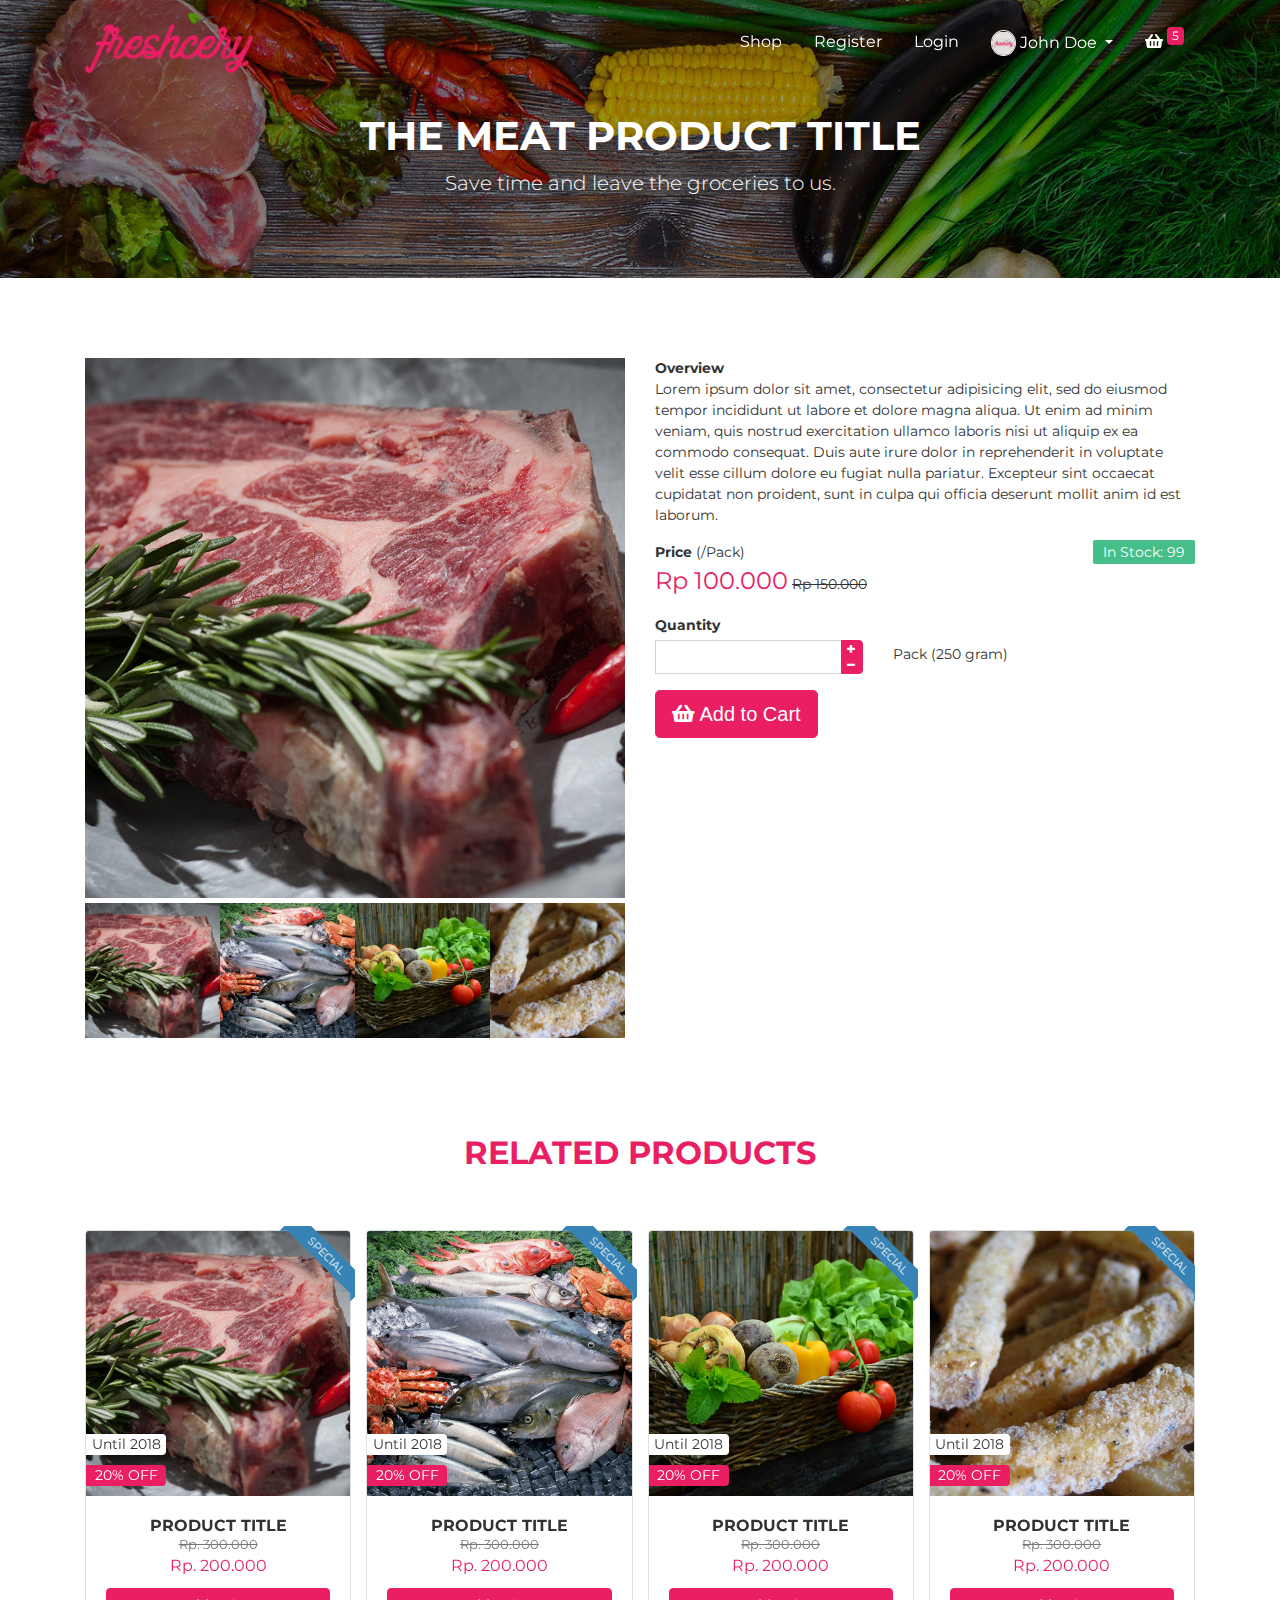
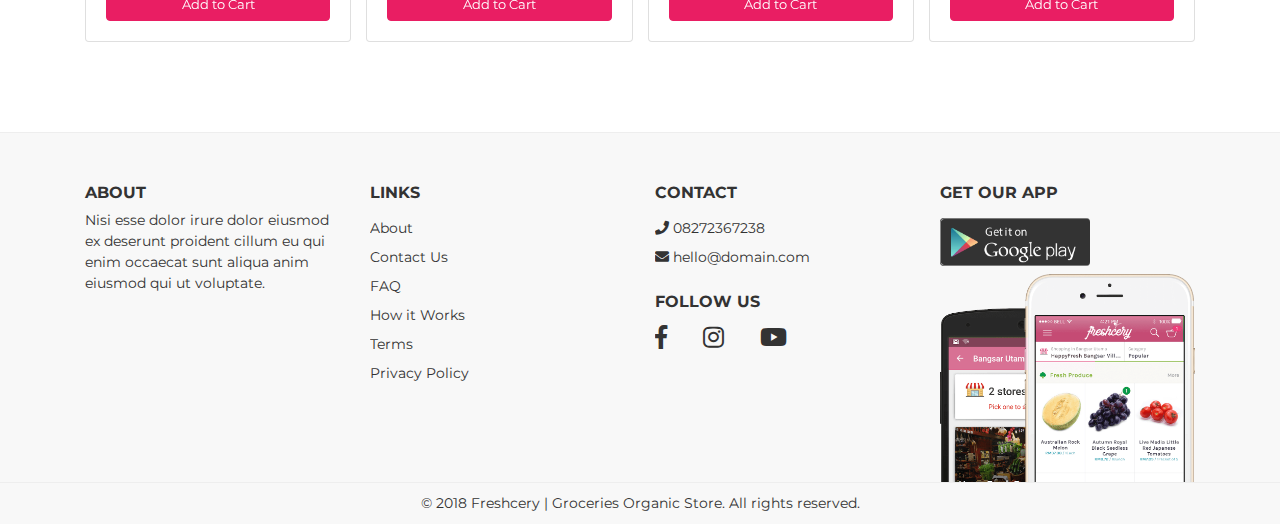
<file: Final Projects/Groceries-Website/detail-product.html>
<!DOCTYPE html>
<html>
<head>
    <title>Freshcery | Groceries Organic Store</title>
    <meta charset="utf-8">
    <meta name="viewport" content="width=device-width, initial-scale=1.0">
    <link href="https://fonts.googleapis.com/css?family=Montserrat:400,700" rel="stylesheet" type="text/css">
    <link href="https://fonts.googleapis.com/css?family=Lato:400,700,400italic,700italic" rel="stylesheet" type="text/css">
    <link href="assets/fonts/sb-bistro/sb-bistro.css" rel="stylesheet" type="text/css">
    <link href="assets/fonts/font-awesome/font-awesome.css" rel="stylesheet" type="text/css">

    <link rel="stylesheet" type="text/css" media="all" href="assets/packages/bootstrap/bootstrap.css">
    <link rel="stylesheet" type="text/css" media="all" href="assets/packages/o2system-ui/o2system-ui.css">
    <link rel="stylesheet" type="text/css" media="all" href="assets/packages/owl-carousel/owl-carousel.css">
    <link rel="stylesheet" type="text/css" media="all" href="assets/packages/cloudzoom/cloudzoom.css">
    <link rel="stylesheet" type="text/css" media="all" href="assets/packages/thumbelina/thumbelina.css">
    <link rel="stylesheet" type="text/css" media="all" href="assets/packages/bootstrap-touchspin/bootstrap-touchspin.css">
    <link rel="stylesheet" type="text/css" media="all" href="assets/css/theme.css">

</head>
<body>
    <div class="page-header">
        <!--=============== Navbar ===============-->
        <nav class="navbar fixed-top navbar-expand-md navbar-dark bg-transparent" id="page-navigation">
            <div class="container">
                <!-- Navbar Brand -->
                <a href="index.html" class="navbar-brand">
                    <img src="assets/img/logo/logo.png" alt="">
                </a>

                <!-- Toggle Button -->
                <button class="navbar-toggler" type="button" data-toggle="collapse" data-target="#navbarcollapse" aria-controls="navbarCollapse" aria-expanded="false" aria-label="Toggle navigation">
                    <span class="navbar-toggler-icon"></span>
                </button>

                <div class="collapse navbar-collapse" id="navbarcollapse">
                    <!-- Navbar Menu -->
                    <ul class="navbar-nav ml-auto">
                        <li class="nav-item">
                            <a href="shop.html" class="nav-link">Shop</a>
                        </li>
                        <li class="nav-item">
                            <a href="register.html" class="nav-link">Register</a>
                        </li>
                        <li class="nav-item">
                            <a href="login.html" class="nav-link">Login</a>
                        </li>
                        <li class="nav-item dropdown">
                            <a class="nav-link dropdown-toggle" href="javascript:void(0)" id="navbarDropdown" role="button" data-toggle="dropdown" aria-haspopup="true" aria-expanded="false">
                                <div class="avatar-header"><img src="assets/img/logo/avatar.jpg"></div> John Doe
                            </a>
                            <div class="dropdown-menu" aria-labelledby="navbarDropdown">
                                <a class="dropdown-item" href="transaction.html">Transactions History</a>
                                <a class="dropdown-item" href="setting.html">Settings</a>
                            </div>
                          </li>
                        <li class="nav-item dropdown">
                            <a href="javascript:void(0)" class="nav-link dropdown-toggle" data-toggle="dropdown" aria-haspopup="true" aria-expanded="false">
                                <i class="fa fa-shopping-basket"></i> <span class="badge badge-primary">5</span>
                            </a>
                            <div class="dropdown-menu shopping-cart">
                                <ul>
                                    <li>
                                        <div class="drop-title">Your Cart</div>
                                    </li>
                                    <li>
                                        <div class="shopping-cart-list">
                                            <div class="media">
                                                <img class="d-flex mr-3" src="assets/img/logo/avatar.jpg" width="60">
                                                <div class="media-body">
                                                    <h5><a href="javascript:void(0)">Carrot</a></h5>
                                                    <p class="price">
                                                        <span class="discount text-muted">Rp. 700.000</span>
                                                        <span>Rp. 100.000</span>
                                                    </p>
                                                    <p class="text-muted">Qty: 1</p>
                                                </div>
                                            </div>
                                            <div class="media">
                                                <img class="d-flex mr-3" src="assets/img/logo/avatar.jpg" width="60">
                                                <div class="media-body">
                                                    <h5><a href="javascript:void(0)">Carrot</a></h5>
                                                    <p class="price">
                                                        <span class="discount text-muted">Rp. 700.000</span>
                                                        <span>Rp. 100.000</span>
                                                    </p>
                                                    <p class="text-muted">Qty: 1</p>
                                                </div>
                                            </div>
                                            <div class="media">
                                                <img class="d-flex mr-3" src="assets/img/logo/avatar.jpg" width="60">
                                                <div class="media-body">
                                                    <h5><a href="javascript:void(0)">Carrot</a></h5>
                                                    <p class="price">
                                                        <span class="discount text-muted">Rp. 700.000</span>
                                                        <span>Rp. 100.000</span>
                                                    </p>
                                                    <p class="text-muted">Qty: 1</p>
                                                </div>
                                            </div>
                                            <div class="media">
                                                <img class="d-flex mr-3" src="assets/img/logo/avatar.jpg" width="60">
                                                <div class="media-body">
                                                    <h5><a href="javascript:void(0)">Carrot</a></h5>
                                                    <p class="price">
                                                        <span class="discount text-muted">Rp. 700.000</span>
                                                        <span>Rp. 100.000</span>
                                                    </p>
                                                    <p class="text-muted">Qty: 1</p>
                                                </div>
                                            </div>
                                        </div>
                                    </li>
                                    <li>
                                        <div class="drop-title d-flex justify-content-between">
                                            <span>Total:</span>
                                            <span class="text-primary"><strong>Rp. 2000.000</strong></span>
                                        </div>
                                    </li>
                                    <li class="d-flex justify-content-between pl-3 pr-3 pt-3">
                                        <a href="cart.html" class="btn btn-default">View Cart</a>
                                        <a href="checkout.html" class="btn btn-primary">Checkout</a>
                                    </li>
                                </ul>
                            </div>
                        </li>
                    </ul>
                </div>

            </div>
        </nav>
    </div>
    <div id="page-content" class="page-content">
        <div class="banner">
            <div class="jumbotron jumbotron-bg text-center rounded-0" style="background-image: url('assets/img/bg-header.jpg');">
                <div class="container">
                    <h1 class="pt-5">
                        The Meat Product Title
                    </h1>
                    <p class="lead">
                        Save time and leave the groceries to us.
                    </p>
                </div>
            </div>
        </div>
        <div class="product-detail">
            <div class="container">
                <div class="row">
                    <div class="col-sm-6">
                        <div class="slider-zoom">
                            <a href="assets/img/meats.jpg" class="cloud-zoom" rel="transparentImage: '[data-uri]', useWrapper: false, showTitle: false, zoomWidth:'500', zoomHeight:'500', adjustY:0, adjustX:10" id="cloudZoom">
                                <img alt="Detail Zoom thumbs image" src="assets/img/meats.jpg" style="width: 100%;">
                            </a>
                        </div>

                        <div class="slider-thumbnail">
                            <ul class="d-flex flex-wrap p-0 list-unstyled">
                                <li>
                                    <a href="assets/img/meats.jpg" rel="gallerySwitchOnMouseOver: true, popupWin:'assets/img/meats.jpg', useZoom: 'cloudZoom', smallImage: 'assets/img/meats.jpg'" class="cloud-zoom-gallery">
                                        <img itemprop="image" src="assets/img/meats.jpg" style="width:135px;">
                                    </a>
                                </li>
                                <li>
                                    <a href="assets/img/fish.jpg" rel="gallerySwitchOnMouseOver: true, popupWin:'assets/img/fish.jpg', useZoom: 'cloudZoom', smallImage: 'assets/img/fish.jpg'" class="cloud-zoom-gallery">
                                        <img itemprop="image" src="assets/img/fish.jpg" style="width:135px;">
                                    </a>
                                </li>
                                <li>
                                    <a href="assets/img/vegetables.jpg" rel="gallerySwitchOnMouseOver: true, popupWin:'assets/img/vegetables.jpg', useZoom: 'cloudZoom', smallImage: 'assets/img/vegetables.jpg'" class="cloud-zoom-gallery">
                                        <img itemprop="image" src="assets/img/vegetables.jpg" style="width:135px;">
                                    </a>
                                </li>
                                <li>
                                    <a href="assets/img/frozen.jpg" rel="gallerySwitchOnMouseOver: true, popupWin:'assets/img/frozen.jpg', useZoom: 'cloudZoom', smallImage: 'assets/img/frozen.jpg'" class="cloud-zoom-gallery">
                                        <img itemprop="image" src="assets/img/frozen.jpg" style="width:135px;">
                                    </a>
                                </li>
                            </ul>
                        </div>

                    </div>
                    <div class="col-sm-6">
                        <p>
                            <strong>Overview</strong><br>
                            Lorem ipsum dolor sit amet, consectetur adipisicing elit, sed do eiusmod
                            tempor incididunt ut labore et dolore magna aliqua. Ut enim ad minim veniam,
                            quis nostrud exercitation ullamco laboris nisi ut aliquip ex ea commodo
                            consequat. Duis aute irure dolor in reprehenderit in voluptate velit esse
                            cillum dolore eu fugiat nulla pariatur. Excepteur sint occaecat cupidatat non
                            proident, sunt in culpa qui officia deserunt mollit anim id est laborum.
                        </p>
                        <div class="row">
                            <div class="col-sm-6">
                                <p>
                                    <strong>Price</strong> (/Pack)<br>
                                    <span class="price">Rp 100.000</span>
                                    <span class="old-price">Rp 150.000</span>
                                </p>
                            </div>
                            <div class="col-sm-6 text-right">
                                <p>
                                    <span class="stock available">In Stock: 99</span>
                                </p>
                            </div>
                        </div>
                        <p class="mb-1">
                            <strong>Quantity</strong>
                        </p>
                        <div class="row">
                            <div class="col-sm-5">
                                <input class="vertical-spin" type="text" data-bts-button-down-class="btn btn-primary" data-bts-button-up-class="btn btn-primary" value="" name="vertical-spin">
                            </div>
                            <div class="col-sm-6"><span class="pt-1 d-inline-block">Pack (250 gram)</span></div>
                        </div>

                        <button class="mt-3 btn btn-primary btn-lg">
                            <i class="fa fa-shopping-basket"></i> Add to Cart
                        </button>
                    </div>
                </div>
            </div>
        </div>

        <section id="related-product">
            <div class="container">
                <div class="row">
                    <div class="col-md-12">
                        <h2 class="title">Related Products</h2>
                        <div class="product-carousel owl-carousel">
                            <div class="item">
                                <div class="card card-product">
                                    <div class="card-ribbon">
                                        <div class="card-ribbon-container right">
                                            <span class="ribbon ribbon-primary">SPECIAL</span>
                                        </div>
                                    </div>
                                    <div class="card-badge">
                                        <div class="card-badge-container left">
                                            <span class="badge badge-default">
                                                Until 2018
                                            </span>
                                            <span class="badge badge-primary">
                                                20% OFF
                                            </span>
                                        </div>
                                        <img src="assets/img/meats.jpg" alt="Card image 2" class="card-img-top">
                                    </div>
                                    <div class="card-body">
                                        <h4 class="card-title">
                                            <a href="detail-product.html">Product Title</a>
                                        </h4>
                                        <div class="card-price">
                                            <span class="discount">Rp. 300.000</span>
                                            <span class="reguler">Rp. 200.000</span>
                                        </div>
                                        <a href="detail-product.html" class="btn btn-block btn-primary">
                                            Add to Cart
                                        </a>

                                    </div>
                                </div>
                            </div>
                            <div class="item">
                                <div class="card card-product">
                                    <div class="card-ribbon">
                                        <div class="card-ribbon-container right">
                                            <span class="ribbon ribbon-primary">SPECIAL</span>
                                        </div>
                                    </div>
                                    <div class="card-badge">
                                        <div class="card-badge-container left">
                                            <span class="badge badge-default">
                                                Until 2018
                                            </span>
                                            <span class="badge badge-primary">
                                                20% OFF
                                            </span>
                                        </div>
                                        <img src="assets/img/fish.jpg" alt="Card image 2" class="card-img-top">
                                    </div>
                                    <div class="card-body">
                                        <h4 class="card-title">
                                            <a href="detail-product.html">Product Title</a>
                                        </h4>
                                        <div class="card-price">
                                            <span class="discount">Rp. 300.000</span>
                                            <span class="reguler">Rp. 200.000</span>
                                        </div>
                                        <a href="detail-product.html" class="btn btn-block btn-primary">
                                            Add to Cart
                                        </a>

                                    </div>
                                </div>
                            </div>
                            <div class="item">
                                <div class="card card-product">
                                    <div class="card-ribbon">
                                        <div class="card-ribbon-container right">
                                            <span class="ribbon ribbon-primary">SPECIAL</span>
                                        </div>
                                    </div>
                                    <div class="card-badge">
                                        <div class="card-badge-container left">
                                            <span class="badge badge-default">
                                                Until 2018
                                            </span>
                                            <span class="badge badge-primary">
                                                20% OFF
                                            </span>
                                        </div>
                                        <img src="assets/img/vegetables.jpg" alt="Card image 2" class="card-img-top">
                                    </div>
                                    <div class="card-body">
                                        <h4 class="card-title">
                                            <a href="detail-product.html">Product Title</a>
                                        </h4>
                                        <div class="card-price">
                                            <span class="discount">Rp. 300.000</span>
                                            <span class="reguler">Rp. 200.000</span>
                                        </div>
                                        <a href="detail-product.html" class="btn btn-block btn-primary">
                                            Add to Cart
                                        </a>

                                    </div>
                                </div>
                            </div>
                            <div class="item">
                                <div class="card card-product">
                                    <div class="card-ribbon">
                                        <div class="card-ribbon-container right">
                                            <span class="ribbon ribbon-primary">SPECIAL</span>
                                        </div>
                                    </div>
                                    <div class="card-badge">
                                        <div class="card-badge-container left">
                                            <span class="badge badge-default">
                                                Until 2018
                                            </span>
                                            <span class="badge badge-primary">
                                                20% OFF
                                            </span>
                                        </div>
                                        <img src="assets/img/frozen.jpg" alt="Card image 2" class="card-img-top">
                                    </div>
                                    <div class="card-body">
                                        <h4 class="card-title">
                                            <a href="detail-product.html">Product Title</a>
                                        </h4>
                                        <div class="card-price">
                                            <span class="discount">Rp. 300.000</span>
                                            <span class="reguler">Rp. 200.000</span>
                                        </div>
                                        <a href="detail-product.html" class="btn btn-block btn-primary">
                                            Add to Cart
                                        </a>

                                    </div>
                                </div>
                            </div>
                            <div class="item">
                                <div class="card card-product">
                                    <div class="card-ribbon">
                                        <div class="card-ribbon-container right">
                                            <span class="ribbon ribbon-primary">SPECIAL</span>
                                        </div>
                                    </div>
                                    <div class="card-badge">
                                        <div class="card-badge-container left">
                                            <span class="badge badge-default">
                                                Until 2018
                                            </span>
                                            <span class="badge badge-primary">
                                                20% OFF
                                            </span>
                                        </div>
                                        <img src="assets/img/fruits.jpg" alt="Card image 2" class="card-img-top">
                                    </div>
                                    <div class="card-body">
                                        <h4 class="card-title">
                                            <a href="detail-product.html">Product Title</a>
                                        </h4>
                                        <div class="card-price">
                                            <span class="discount">Rp. 300.000</span>
                                            <span class="reguler">Rp. 200.000</span>
                                        </div>
                                        <a href="detail-product.html" class="btn btn-block btn-primary">
                                            Add to Cart
                                        </a>

                                    </div>
                                </div>
                            </div>
                        </div>
                    </div>
                </div>
            </div>
        </section>
    </div>
    <footer>
        <div class="container">
            <div class="row">
                <div class="col-md-3">
                    <h5>About</h5>
                    <p>Nisi esse dolor irure dolor eiusmod ex deserunt proident cillum eu qui enim occaecat sunt aliqua anim eiusmod qui ut voluptate.</p>
                </div>
                <div class="col-md-3">
                    <h5>Links</h5>
                    <ul>
                        <li>
                            <a href="about.html">About</a>
                        </li>
                        <li>
                            <a href="contact.html">Contact Us</a>
                        </li>
                        <li>
                            <a href="faq.html">FAQ</a>
                        </li>
                        <li>
                            <a href="javascript:void(0)">How it Works</a>
                        </li>
                        <li>
                            <a href="terms.html">Terms</a>
                        </li>
                        <li>
                            <a href="privacy.html">Privacy Policy</a>
                        </li>
                    </ul>
                </div>
                <div class="col-md-3">
                     <h5>Contact</h5>
                     <ul>
                         <li>
                            <a href="tel:+620892738334"><i class="fa fa-phone"></i> 08272367238</a>
                        </li>
                        <li>
                            <a href="mailto:hello@domain.com"><i class="fa fa-envelope"></i> hello@domain.com</a>
                         </li>
                     </ul>

                     <h5>Follow Us</h5>
                     <ul class="social">
                         <li>
                            <a href="javascript:void(0)" target="_blank"><i class="fab fa-facebook-f"></i></a>
                         </li>
                         <li>
                            <a href="javascript:void(0)" target="_blank"><i class="fab fa-instagram"></i></a>
                         </li>
                         <li>
                            <a href="javascript:void(0)" target="_blank"><i class="fab fa-youtube"></i></a>
                         </li>
                     </ul>
                </div>
                <div class="col-md-3">
                     <h5>Get Our App</h5>
                     <ul class="mb-0">
                         <li class="download-app">
                             <a href="#"><img src="assets/img/playstore.png"></a>
                         </li>
                         <li style="height: 200px">
                             <div class="mockup">
                                 <img src="assets/img/mockup.png">
                             </div>
                         </li>
                     </ul>
                </div>
            </div>
        </div>
        <p class="copyright">&copy; 2018 Freshcery | Groceries Organic Store. All rights reserved.</p>
    </footer>

    <script type="text/javascript" src="assets/js/jquery.js"></script>
    <script type="text/javascript" src="assets/js/jquery-migrate.js"></script>
    <script type="text/javascript" src="assets/packages/bootstrap/libraries/popper.js"></script>
    <script type="text/javascript" src="assets/packages/bootstrap/bootstrap.js"></script>
    <script type="text/javascript" src="assets/packages/o2system-ui/o2system-ui.js"></script>
    <script type="text/javascript" src="assets/packages/owl-carousel/owl-carousel.js"></script>
    <script type="text/javascript" src="assets/packages/cloudzoom/cloudzoom.js"></script>
    <script type="text/javascript" src="assets/packages/thumbelina/thumbelina.js"></script>
    <script type="text/javascript" src="assets/packages/bootstrap-touchspin/bootstrap-touchspin.js"></script>
    <script type="text/javascript" src="assets/js/theme.js"></script>
</body>
</html>
</file>
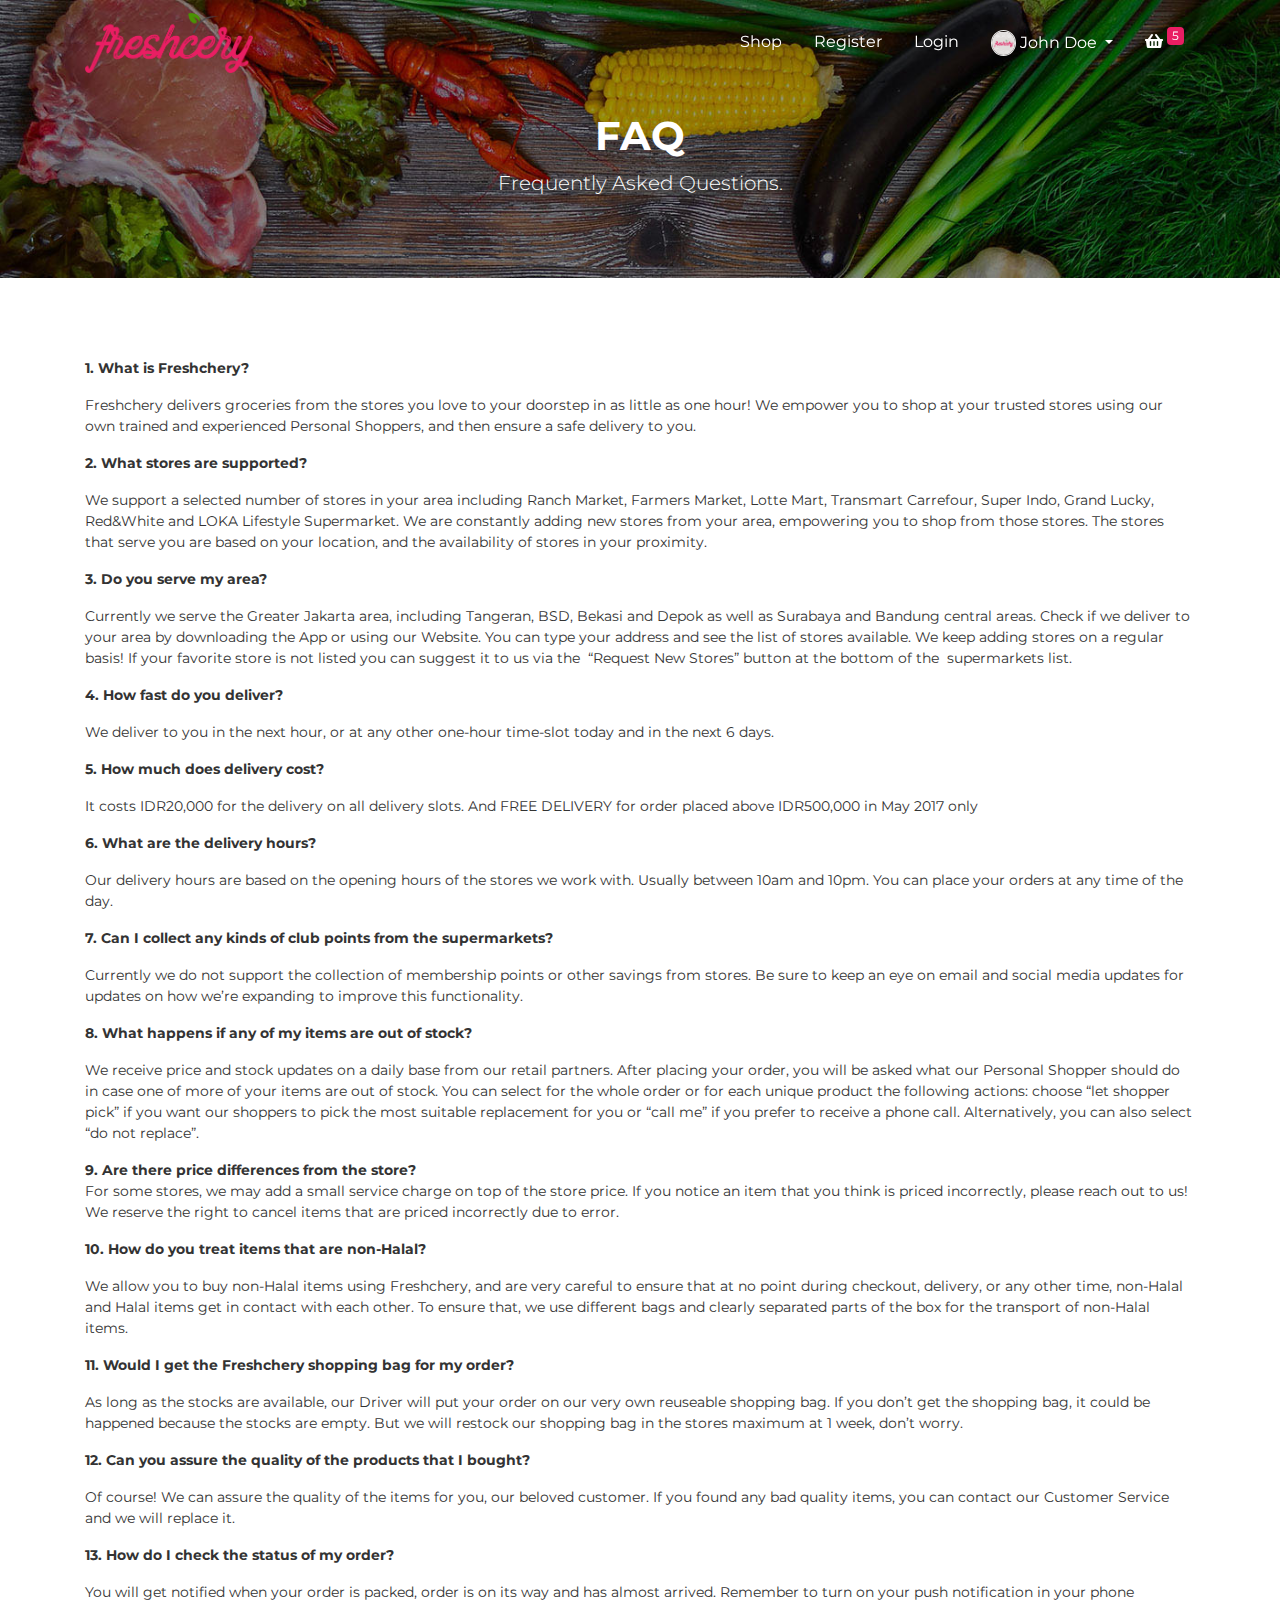
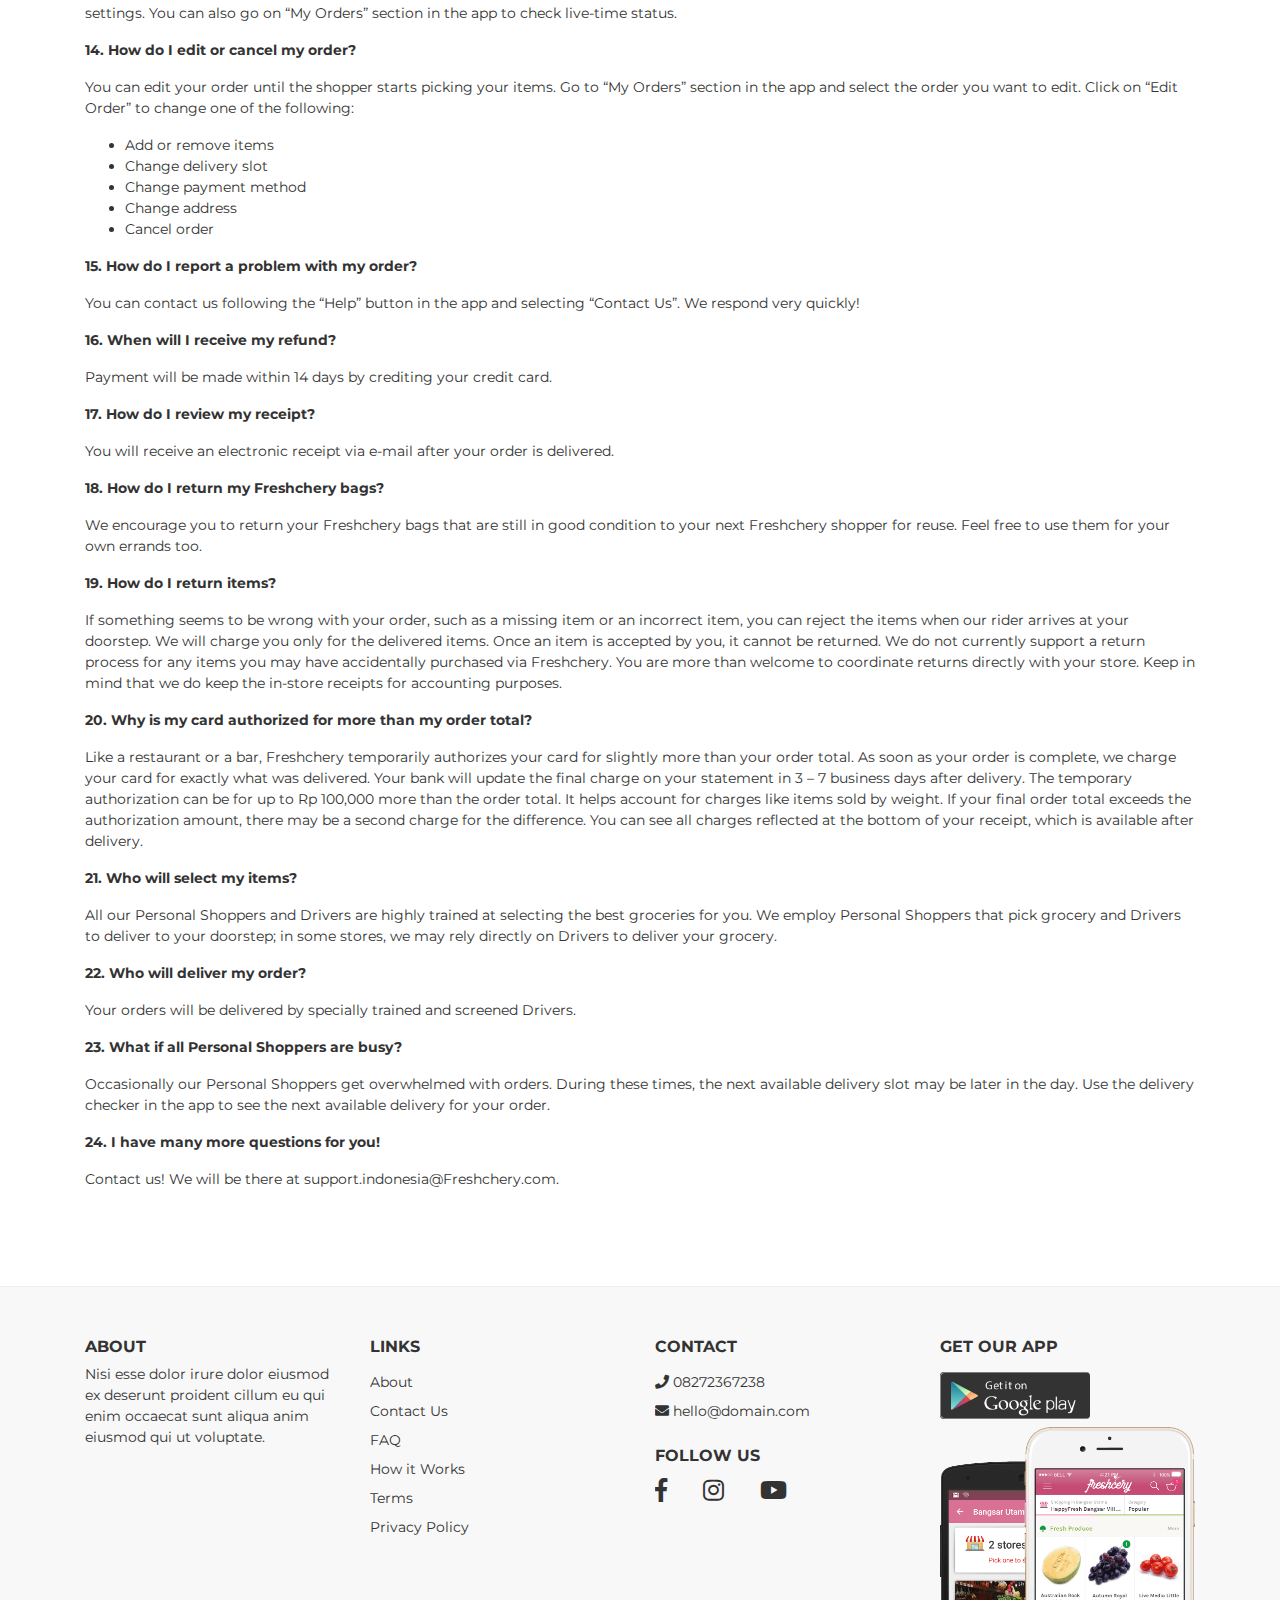
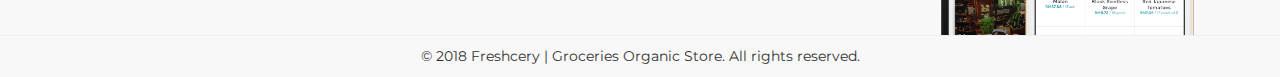
<file: Final Projects/Groceries-Website/faq.html>
<!DOCTYPE html>
<html>
<head>
    <title>Freshcery | Groceries Organic Store</title>
    <meta charset="utf-8">
    <meta name="viewport" content="width=device-width, initial-scale=1.0">
    <link href="https://fonts.googleapis.com/css?family=Montserrat:400,700" rel="stylesheet" type="text/css">
    <link href="https://fonts.googleapis.com/css?family=Lato:400,700,400italic,700italic" rel="stylesheet" type="text/css">
    <link href="assets/fonts/sb-bistro/sb-bistro.css" rel="stylesheet" type="text/css">
    <link href="assets/fonts/font-awesome/font-awesome.css" rel="stylesheet" type="text/css">

    <link rel="stylesheet" type="text/css" media="all" href="assets/packages/bootstrap/bootstrap.css">
    <link rel="stylesheet" type="text/css" media="all" href="assets/packages/o2system-ui/o2system-ui.css">
    <link rel="stylesheet" type="text/css" media="all" href="assets/packages/owl-carousel/owl-carousel.css">
    <link rel="stylesheet" type="text/css" media="all" href="assets/packages/cloudzoom/cloudzoom.css">
    <link rel="stylesheet" type="text/css" media="all" href="assets/packages/thumbelina/thumbelina.css">
    <link rel="stylesheet" type="text/css" media="all" href="assets/packages/bootstrap-touchspin/bootstrap-touchspin.css">
    <link rel="stylesheet" type="text/css" media="all" href="assets/css/theme.css">

</head>
<body>
    <div class="page-header">
        <!--=============== Navbar ===============-->
        <nav class="navbar fixed-top navbar-expand-md navbar-dark bg-transparent" id="page-navigation">
            <div class="container">
                <!-- Navbar Brand -->
                <a href="index.html" class="navbar-brand">
                    <img src="assets/img/logo/logo.png" alt="">
                </a>

                <!-- Toggle Button -->
                <button class="navbar-toggler" type="button" data-toggle="collapse" data-target="#navbarcollapse" aria-controls="navbarCollapse" aria-expanded="false" aria-label="Toggle navigation">
                    <span class="navbar-toggler-icon"></span>
                </button>

                <div class="collapse navbar-collapse" id="navbarcollapse">
                    <!-- Navbar Menu -->
                    <ul class="navbar-nav ml-auto">
                        <li class="nav-item">
                            <a href="shop.html" class="nav-link">Shop</a>
                        </li>
                        <li class="nav-item">
                            <a href="register.html" class="nav-link">Register</a>
                        </li>
                        <li class="nav-item">
                            <a href="login.html" class="nav-link">Login</a>
                        </li>
                        <li class="nav-item dropdown">
                            <a class="nav-link dropdown-toggle" href="javascript:void(0)" id="navbarDropdown" role="button" data-toggle="dropdown" aria-haspopup="true" aria-expanded="false">
                                <div class="avatar-header"><img src="assets/img/logo/avatar.jpg"></div> John Doe
                            </a>
                            <div class="dropdown-menu" aria-labelledby="navbarDropdown">
                                <a class="dropdown-item" href="transaction.html">Transactions History</a>
                                <a class="dropdown-item" href="setting.html">Settings</a>
                            </div>
                          </li>
                        <li class="nav-item dropdown">
                            <a href="javascript:void(0)" class="nav-link dropdown-toggle" data-toggle="dropdown" aria-haspopup="true" aria-expanded="false">
                                <i class="fa fa-shopping-basket"></i> <span class="badge badge-primary">5</span>
                            </a>
                            <div class="dropdown-menu shopping-cart">
                                <ul>
                                    <li>
                                        <div class="drop-title">Your Cart</div>
                                    </li>
                                    <li>
                                        <div class="shopping-cart-list">
                                            <div class="media">
                                                <img class="d-flex mr-3" src="assets/img/logo/avatar.jpg" width="60">
                                                <div class="media-body">
                                                    <h5><a href="javascript:void(0)">Carrot</a></h5>
                                                    <p class="price">
                                                        <span class="discount text-muted">Rp. 700.000</span>
                                                        <span>Rp. 100.000</span>
                                                    </p>
                                                    <p class="text-muted">Qty: 1</p>
                                                </div>
                                            </div>
                                            <div class="media">
                                                <img class="d-flex mr-3" src="assets/img/logo/avatar.jpg" width="60">
                                                <div class="media-body">
                                                    <h5><a href="javascript:void(0)">Carrot</a></h5>
                                                    <p class="price">
                                                        <span class="discount text-muted">Rp. 700.000</span>
                                                        <span>Rp. 100.000</span>
                                                    </p>
                                                    <p class="text-muted">Qty: 1</p>
                                                </div>
                                            </div>
                                            <div class="media">
                                                <img class="d-flex mr-3" src="assets/img/logo/avatar.jpg" width="60">
                                                <div class="media-body">
                                                    <h5><a href="javascript:void(0)">Carrot</a></h5>
                                                    <p class="price">
                                                        <span class="discount text-muted">Rp. 700.000</span>
                                                        <span>Rp. 100.000</span>
                                                    </p>
                                                    <p class="text-muted">Qty: 1</p>
                                                </div>
                                            </div>
                                            <div class="media">
                                                <img class="d-flex mr-3" src="assets/img/logo/avatar.jpg" width="60">
                                                <div class="media-body">
                                                    <h5><a href="javascript:void(0)">Carrot</a></h5>
                                                    <p class="price">
                                                        <span class="discount text-muted">Rp. 700.000</span>
                                                        <span>Rp. 100.000</span>
                                                    </p>
                                                    <p class="text-muted">Qty: 1</p>
                                                </div>
                                            </div>
                                        </div>
                                    </li>
                                    <li>
                                        <div class="drop-title d-flex justify-content-between">
                                            <span>Total:</span>
                                            <span class="text-primary"><strong>Rp. 2000.000</strong></span>
                                        </div>
                                    </li>
                                    <li class="d-flex justify-content-between pl-3 pr-3 pt-3">
                                        <a href="cart.html" class="btn btn-default">View Cart</a>
                                        <a href="checkout.html" class="btn btn-primary">Checkout</a>
                                    </li>
                                </ul>
                            </div>
                        </li>
                    </ul>
                </div>

            </div>
        </nav>
    </div>
    <div id="page-content" class="page-content">
        <div class="banner">
            <div class="jumbotron jumbotron-bg text-center rounded-0" style="background-image: url('assets/img/bg-header.jpg');">
                <div class="container">
                    <h1 class="pt-5">
                        FAQ
                    </h1>
                    <p class="lead">
                        Frequently Asked Questions.
                    </p>
                </div>
            </div>
        </div>

        <section id="faq">
            <div class="container">
                <div class="row">
                    <div class="col-md-12">
                        <p><strong>1. What is Freshchery?</strong></p>
                        <p>Freshchery delivers groceries from the stores you love to your doorstep in as little as one hour! We empower you to shop at your trusted stores using our own trained and experienced Personal Shoppers, and then ensure a safe delivery to you.</p>
                        <p><strong>2. What stores are supported?</strong></p>
                        <p>We support a selected number of stores in your area including Ranch Market, Farmers Market, Lotte Mart, Transmart Carrefour, Super Indo, Grand Lucky, Red&amp;White and LOKA Lifestyle Supermarket. We are constantly adding new stores from your area, empowering you to shop from those stores. The stores that serve you are based on your location, and the availability of stores in your proximity.</p>
                        <p><strong>3. Do you serve my area?</strong></p>
                        <p>Currently we serve the Greater Jakarta area, including Tangeran, BSD, Bekasi and Depok as well as Surabaya and Bandung central areas. Check if we deliver to your area by downloading the App or using our Website. You can type your address and see the list of stores available. We keep adding stores on a regular basis! If your favorite store is not listed you can suggest it to us via the &nbsp;“Request New Stores” button at the bottom of the&nbsp; supermarkets list.</p>
                        <p><strong>4. How fast do you deliver?</strong></p>
                        <p>We deliver to you in the next hour, or at any other one-hour time-slot today and in the next 6 days.</p>
                        <p><strong>5. How much does delivery cost?</strong></p>
                        <p>It costs IDR20,000 for the&nbsp;delivery on all delivery slots. And FREE DELIVERY for order placed above IDR500,000 in May 2017 only</p>
                        <p><strong>6. What are the delivery hours?</strong></p>
                        <p>Our delivery hours are based on the opening hours of the stores we work with. Usually between 10am and 10pm. You can place your orders at any time of the day.</p>
                        <p><strong>7. Can I collect any kinds of club points from the supermarkets?</strong></p>
                        <p>Currently we do not support the collection of membership points or other savings from stores. Be sure to keep an eye on email and social media updates for updates on how we’re expanding to improve this functionality.</p>
                        <p><strong>8. What happens if any of my items are out of stock?</strong></p>
                        <p>We receive price and stock updates on a daily base from our retail partners. After placing your order, you will be asked what our Personal Shopper should do in case one of more of your items are out of stock. You can select for the whole order or for each unique product the following actions: choose “let shopper pick” if you want our shoppers to pick the most suitable replacement for you or “call me” if you prefer to receive a phone call. Alternatively, you can also select “do not replace”.</p>
                        <p><strong>9. Are there price differences from the store?</strong><br>
                        For some stores, we may add a small service charge on top of the store price. If you notice an item that you think is priced incorrectly, please reach out to us! We reserve the right to cancel items that are priced incorrectly due to error.</p>
                        <p><strong>10. How do you treat items that are non-Halal?</strong></p>
                        <p>We allow you to buy non-Halal items using Freshchery, and are very careful to ensure that at no point during checkout, delivery, or any other time, non-Halal and Halal items get in contact with each other. To ensure that, we use different bags and clearly separated parts of the box for the transport of non-Halal items.</p>
                        <p><strong>11. Would I get the Freshchery shopping bag for my order?</strong></p>
                        <p>As long as the stocks are available, our Driver will put your order on our very own reuseable shopping bag. If you don’t get the shopping bag, it could be happened because the stocks are empty. But we will restock our shopping bag in the stores maximum at 1 week, don’t worry.</p>
                        <p><strong>12.&nbsp;Can you assure the quality of the products that I bought?</strong></p>
                        <p>Of course! We can assure the quality of the items for you, our beloved customer. If you found any bad quality items, you can contact our Customer Service and we will replace it.</p>
                        <p><strong>13. How do I check the status of my order?</strong></p>
                        <p>You will get notified when your order is packed, order is on its way and has almost arrived. Remember to turn on your push notification in your phone settings. You can also go on “My Orders” section in the app to check live-time status.</p>
                        <p><strong>14. How do I edit or cancel my order?</strong></p>
                        <p>You can edit your order until the shopper starts picking your items. Go to “My Orders” section in the app and select the order you want to edit. Click on “Edit Order” to change one of the following:</p>
                        <ul>
                        <li>Add or remove items</li>
                        <li>Change delivery slot</li>
                        <li>Change payment method</li>
                        <li>Change address</li>
                        <li>Cancel order</li>
                        </ul>
                        <p><strong>15. How do I report a problem with my order?</strong></p>
                        <p>You can contact us following the “Help” button in the app and selecting “Contact Us”. We respond very quickly!</p>
                        <p><strong>16. When will I receive my refund?</strong></p>
                        <p>Payment will be made within 14 days by crediting your credit card.</p>
                        <p><strong>17. How do I review my receipt?</strong></p>
                        <p>You will receive an electronic receipt via e-mail after your order is delivered.</p>
                        <p><strong>18. How do I return my Freshchery bags?</strong></p>
                        <p>We encourage you to return your Freshchery bags that are still in good condition to your next Freshchery shopper for reuse. Feel free to use them for your own errands too.</p>
                        <p><strong>19. How do I return items?</strong></p>
                        <p>If something seems to be wrong with your order, such as a missing item or an incorrect item, you can reject the items when our rider arrives at your doorstep. We will charge you only for the delivered items. Once an item is accepted by you, it cannot be returned. We do not currently support a return process for any items you may have accidentally purchased via Freshchery. You are more than welcome to coordinate returns directly with your store. Keep in mind that we do keep the in-store receipts for accounting purposes.</p>
                        <p><strong>20. Why is my card authorized for more than my order total?</strong></p>
                        <p>Like a restaurant or a bar, Freshchery temporarily authorizes your card for slightly more than your order total. As soon as your order is complete, we charge your card for exactly what was delivered. Your bank will update the final charge on your statement in 3 – 7 business days after delivery. The temporary authorization can be for up to Rp 100,000 more than the order total. It helps account for charges like items sold by weight. If your final order total exceeds the authorization amount, there may be a second charge for the difference. You can see all charges reflected at the bottom of your receipt, which is available after delivery.</p>
                        <p><strong>21. Who will select my items?</strong></p>
                        <p>All our Personal Shoppers and Drivers are highly trained at selecting the best groceries for you. We employ Personal Shoppers that pick grocery and Drivers to deliver to your doorstep; in some stores, we may rely directly on Drivers to deliver your grocery.</p>
                        <p><strong>22. Who will deliver my order?</strong></p>
                        <p>Your orders will be delivered by specially trained and screened Drivers.</p>
                        <p><strong>23. What if all Personal Shoppers are busy?</strong></p>
                        <p>Occasionally our Personal Shoppers get overwhelmed with orders. During these times, the next available delivery slot may be later in the day. Use the delivery checker in the app to see the next available delivery for your order.</p>
                        <p><strong>24. I have many more questions for you!</strong></p>
                        <p>Contact us! We will be there at support.indonesia@Freshchery.com.</p>


                    </div>
                </div>
            </div>
        </section>
    </div>
    <footer>
        <div class="container">
            <div class="row">
                <div class="col-md-3">
                    <h5>About</h5>
                    <p>Nisi esse dolor irure dolor eiusmod ex deserunt proident cillum eu qui enim occaecat sunt aliqua anim eiusmod qui ut voluptate.</p>
                </div>
                <div class="col-md-3">
                    <h5>Links</h5>
                    <ul>
                        <li>
                            <a href="about.html">About</a>
                        </li>
                        <li>
                            <a href="contact.html">Contact Us</a>
                        </li>
                        <li>
                            <a href="faq.html">FAQ</a>
                        </li>
                        <li>
                            <a href="javascript:void(0)">How it Works</a>
                        </li>
                        <li>
                            <a href="terms.html">Terms</a>
                        </li>
                        <li>
                            <a href="privacy.html">Privacy Policy</a>
                        </li>
                    </ul>
                </div>
                <div class="col-md-3">
                     <h5>Contact</h5>
                     <ul>
                         <li>
                            <a href="tel:+620892738334"><i class="fa fa-phone"></i> 08272367238</a>
                        </li>
                        <li>
                            <a href="mailto:hello@domain.com"><i class="fa fa-envelope"></i> hello@domain.com</a>
                         </li>
                     </ul>

                     <h5>Follow Us</h5>
                     <ul class="social">
                         <li>
                            <a href="javascript:void(0)" target="_blank"><i class="fab fa-facebook-f"></i></a>
                         </li>
                         <li>
                            <a href="javascript:void(0)" target="_blank"><i class="fab fa-instagram"></i></a>
                         </li>
                         <li>
                            <a href="javascript:void(0)" target="_blank"><i class="fab fa-youtube"></i></a>
                         </li>
                     </ul>
                </div>
                <div class="col-md-3">
                     <h5>Get Our App</h5>
                     <ul class="mb-0">
                         <li class="download-app">
                             <a href="#"><img src="assets/img/playstore.png"></a>
                         </li>
                         <li style="height: 200px">
                             <div class="mockup">
                                 <img src="assets/img/mockup.png">
                             </div>
                         </li>
                     </ul>
                </div>
            </div>
        </div>
        <p class="copyright">&copy; 2018 Freshcery | Groceries Organic Store. All rights reserved.</p>
    </footer>

    <script type="text/javascript" src="assets/js/jquery.js"></script>
    <script type="text/javascript" src="assets/js/jquery-migrate.js"></script>
    <script type="text/javascript" src="assets/packages/bootstrap/libraries/popper.js"></script>
    <script type="text/javascript" src="assets/packages/bootstrap/bootstrap.js"></script>
    <script type="text/javascript" src="assets/packages/o2system-ui/o2system-ui.js"></script>
    <script type="text/javascript" src="assets/packages/owl-carousel/owl-carousel.js"></script>
    <script type="text/javascript" src="assets/packages/cloudzoom/cloudzoom.js"></script>
    <script type="text/javascript" src="assets/packages/thumbelina/thumbelina.js"></script>
    <script type="text/javascript" src="assets/packages/bootstrap-touchspin/bootstrap-touchspin.js"></script>
    <script type="text/javascript" src="assets/js/theme.js"></script>
</body>
</html>
</file>
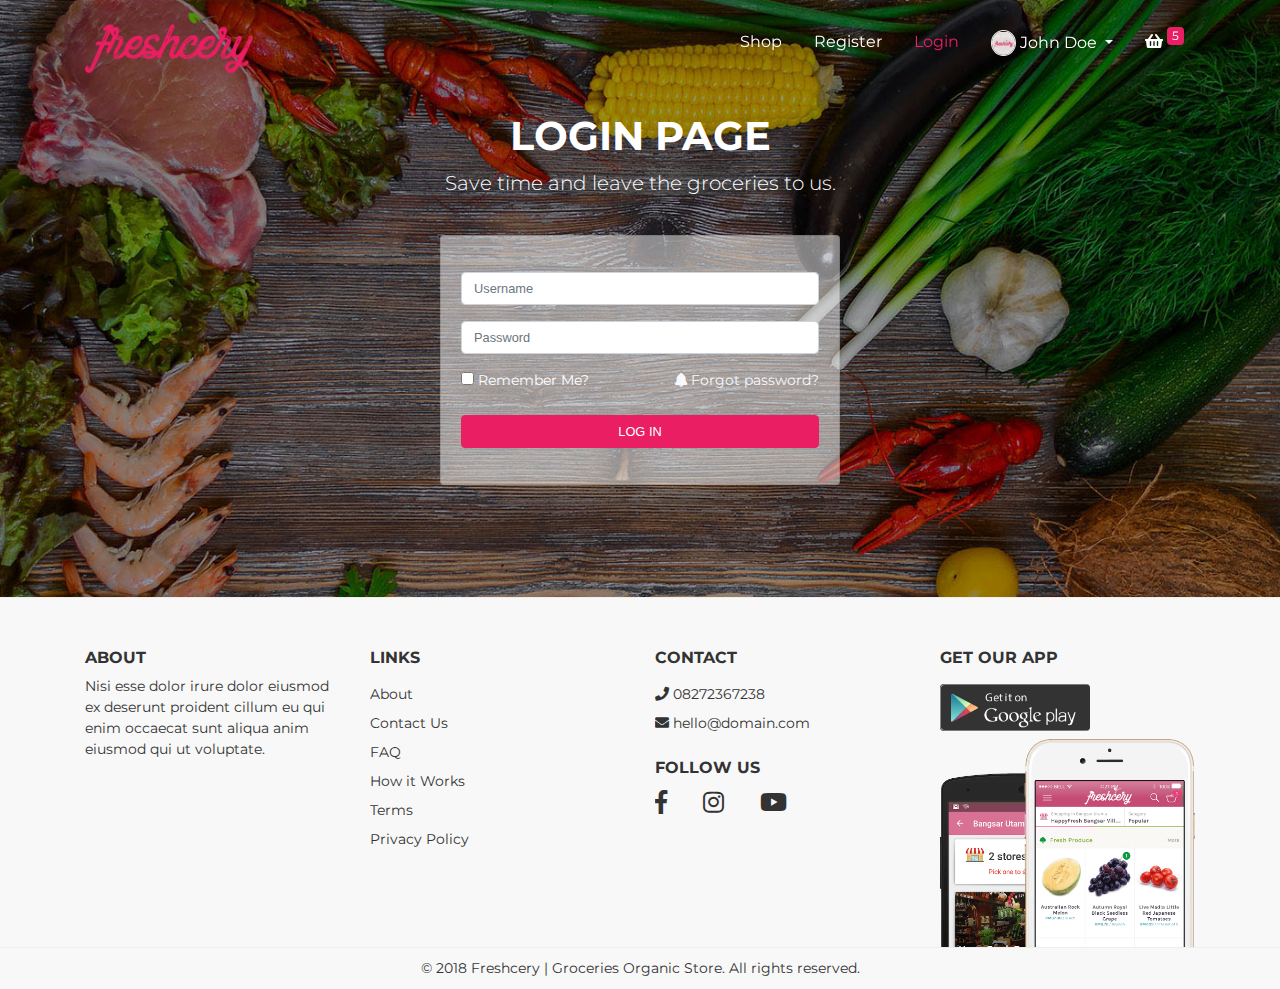
<file: Final Projects/Groceries-Website/login.html>
<!DOCTYPE html>
<html>
<head>
    <title>Freshcery | Groceries Organic Store</title>
    <meta charset="utf-8">
    <meta name="viewport" content="width=device-width, initial-scale=1.0">
    <link href="https://fonts.googleapis.com/css?family=Montserrat:400,700" rel="stylesheet" type="text/css">
    <link href="https://fonts.googleapis.com/css?family=Lato:400,700,400italic,700italic" rel="stylesheet" type="text/css">
    <link href="assets/fonts/sb-bistro/sb-bistro.css" rel="stylesheet" type="text/css">
    <link href="assets/fonts/font-awesome/font-awesome.css" rel="stylesheet" type="text/css">

    <link rel="stylesheet" type="text/css" media="all" href="assets/packages/bootstrap/bootstrap.css">
    <link rel="stylesheet" type="text/css" media="all" href="assets/packages/o2system-ui/o2system-ui.css">
    <link rel="stylesheet" type="text/css" media="all" href="assets/packages/owl-carousel/owl-carousel.css">
    <link rel="stylesheet" type="text/css" media="all" href="assets/packages/cloudzoom/cloudzoom.css">
    <link rel="stylesheet" type="text/css" media="all" href="assets/packages/thumbelina/thumbelina.css">
    <link rel="stylesheet" type="text/css" media="all" href="assets/packages/bootstrap-touchspin/bootstrap-touchspin.css">
    <link rel="stylesheet" type="text/css" media="all" href="assets/css/theme.css">

</head>
<body>
    <div class="page-header">
        <!--=============== Navbar ===============-->
        <nav class="navbar fixed-top navbar-expand-md navbar-dark bg-transparent" id="page-navigation">
            <div class="container">
                <!-- Navbar Brand -->
                <a href="index.html" class="navbar-brand">
                    <img src="assets/img/logo/logo.png" alt="">
                </a>

                <!-- Toggle Button -->
                <button class="navbar-toggler" type="button" data-toggle="collapse" data-target="#navbarcollapse" aria-controls="navbarCollapse" aria-expanded="false" aria-label="Toggle navigation">
                    <span class="navbar-toggler-icon"></span>
                </button>

                <div class="collapse navbar-collapse" id="navbarcollapse">
                    <!-- Navbar Menu -->
                    <ul class="navbar-nav ml-auto">
                        <li class="nav-item">
                            <a href="shop.html" class="nav-link">Shop</a>
                        </li>
                        <li class="nav-item">
                            <a href="register.html" class="nav-link">Register</a>
                        </li>
                        <li class="nav-item">
                            <a href="login.html" class="nav-link active">Login</a>
                        </li>
                        <li class="nav-item dropdown">
                            <a class="nav-link dropdown-toggle" href="javascript:void(0)" id="navbarDropdown" role="button" data-toggle="dropdown" aria-haspopup="true" aria-expanded="false">
                                <div class="avatar-header"><img src="assets/img/logo/avatar.jpg"></div> John Doe
                            </a>
                            <div class="dropdown-menu" aria-labelledby="navbarDropdown">
                                <a class="dropdown-item" href="transaction.html">Transactions History</a>
                                <a class="dropdown-item" href="setting.html">Settings</a>
                            </div>
                          </li>
                        <li class="nav-item dropdown">
                            <a href="javascript:void(0)" class="nav-link dropdown-toggle" data-toggle="dropdown" aria-haspopup="true" aria-expanded="false">
                                <i class="fa fa-shopping-basket"></i> <span class="badge badge-primary">5</span>
                            </a>
                            <div class="dropdown-menu shopping-cart">
                                <ul>
                                    <li>
                                        <div class="drop-title">Your Cart</div>
                                    </li>
                                    <li>
                                        <div class="shopping-cart-list">
                                            <div class="media">
                                                <img class="d-flex mr-3" src="assets/img/logo/avatar.jpg" width="60">
                                                <div class="media-body">
                                                    <h5><a href="javascript:void(0)">Carrot</a></h5>
                                                    <p class="price">
                                                        <span class="discount text-muted">Rp. 700.000</span>
                                                        <span>Rp. 100.000</span>
                                                    </p>
                                                    <p class="text-muted">Qty: 1</p>
                                                </div>
                                            </div>
                                            <div class="media">
                                                <img class="d-flex mr-3" src="assets/img/logo/avatar.jpg" width="60">
                                                <div class="media-body">
                                                    <h5><a href="javascript:void(0)">Carrot</a></h5>
                                                    <p class="price">
                                                        <span class="discount text-muted">Rp. 700.000</span>
                                                        <span>Rp. 100.000</span>
                                                    </p>
                                                    <p class="text-muted">Qty: 1</p>
                                                </div>
                                            </div>
                                            <div class="media">
                                                <img class="d-flex mr-3" src="assets/img/logo/avatar.jpg" width="60">
                                                <div class="media-body">
                                                    <h5><a href="javascript:void(0)">Carrot</a></h5>
                                                    <p class="price">
                                                        <span class="discount text-muted">Rp. 700.000</span>
                                                        <span>Rp. 100.000</span>
                                                    </p>
                                                    <p class="text-muted">Qty: 1</p>
                                                </div>
                                            </div>
                                            <div class="media">
                                                <img class="d-flex mr-3" src="assets/img/logo/avatar.jpg" width="60">
                                                <div class="media-body">
                                                    <h5><a href="javascript:void(0)">Carrot</a></h5>
                                                    <p class="price">
                                                        <span class="discount text-muted">Rp. 700.000</span>
                                                        <span>Rp. 100.000</span>
                                                    </p>
                                                    <p class="text-muted">Qty: 1</p>
                                                </div>
                                            </div>
                                        </div>
                                    </li>
                                    <li>
                                        <div class="drop-title d-flex justify-content-between">
                                            <span>Total:</span>
                                            <span class="text-primary"><strong>Rp. 2000.000</strong></span>
                                        </div>
                                    </li>
                                    <li class="d-flex justify-content-between pl-3 pr-3 pt-3">
                                        <a href="cart.html" class="btn btn-default">View Cart</a>
                                        <a href="checkout.html" class="btn btn-primary">Checkout</a>
                                    </li>
                                </ul>
                            </div>
                        </li>
                    </ul>
                </div>

            </div>
        </nav>
    </div>
    <div id="page-content" class="page-content">
        <div class="banner">
            <div class="jumbotron jumbotron-bg text-center rounded-0" style="background-image: url('assets/img/bg-header.jpg');">
                <div class="container">
                    <h1 class="pt-5">
                        Login Page
                    </h1>
                    <p class="lead">
                        Save time and leave the groceries to us.
                    </p>

                    <div class="card card-login mb-5">
                        <div class="card-body">
                            <form class="form-horizontal" action="index.html">
                                <div class="form-group row mt-3">
                                    <div class="col-md-12">
                                        <input class="form-control" type="text" required="" placeholder="Username">
                                    </div>
                                </div>
                                <div class="form-group row">
                                    <div class="col-md-12">
                                        <input class="form-control" type="password" required="" placeholder="Password">
                                    </div>
                                </div>
                                <div class="form-group row">
                                    <div class="col-md-12 d-flex justify-content-between align-items-center">
                                        <div class="checkbox">
                                            <input id="checkbox0" type="checkbox" name="remember">
                                            <label for="checkbox0" class="mb-0"> Remember Me? </label>
                                        </div>
                                        <a href="login.html" class="text-light"><i class="fa fa-bell"></i> Forgot password?</a>
                                    </div>
                                </div>
                                <div class="form-group row text-center mt-4">
                                    <div class="col-md-12">
                                        <button type="submit" class="btn btn-primary btn-block text-uppercase">Log In</button>
                                    </div>
                                </div>
                            </form>
                        </div>
                    </div>
                </div>
            </div>
        </div>
    </div>
    <footer>
        <div class="container">
            <div class="row">
                <div class="col-md-3">
                    <h5>About</h5>
                    <p>Nisi esse dolor irure dolor eiusmod ex deserunt proident cillum eu qui enim occaecat sunt aliqua anim eiusmod qui ut voluptate.</p>
                </div>
                <div class="col-md-3">
                    <h5>Links</h5>
                    <ul>
                        <li>
                            <a href="about.html">About</a>
                        </li>
                        <li>
                            <a href="contact.html">Contact Us</a>
                        </li>
                        <li>
                            <a href="faq.html">FAQ</a>
                        </li>
                        <li>
                            <a href="javascript:void(0)">How it Works</a>
                        </li>
                        <li>
                            <a href="terms.html">Terms</a>
                        </li>
                        <li>
                            <a href="privacy.html">Privacy Policy</a>
                        </li>
                    </ul>
                </div>
                <div class="col-md-3">
                     <h5>Contact</h5>
                     <ul>
                         <li>
                            <a href="tel:+620892738334"><i class="fa fa-phone"></i> 08272367238</a>
                        </li>
                        <li>
                            <a href="mailto:hello@domain.com"><i class="fa fa-envelope"></i> hello@domain.com</a>
                         </li>
                     </ul>

                     <h5>Follow Us</h5>
                     <ul class="social">
                         <li>
                            <a href="javascript:void(0)" target="_blank"><i class="fab fa-facebook-f"></i></a>
                         </li>
                         <li>
                            <a href="javascript:void(0)" target="_blank"><i class="fab fa-instagram"></i></a>
                         </li>
                         <li>
                            <a href="javascript:void(0)" target="_blank"><i class="fab fa-youtube"></i></a>
                         </li>
                     </ul>
                </div>
                <div class="col-md-3">
                     <h5>Get Our App</h5>
                     <ul class="mb-0">
                         <li class="download-app">
                             <a href="#"><img src="assets/img/playstore.png"></a>
                         </li>
                         <li style="height: 200px">
                             <div class="mockup">
                                 <img src="assets/img/mockup.png">
                             </div>
                         </li>
                     </ul>
                </div>
            </div>
        </div>
        <p class="copyright">&copy; 2018 Freshcery | Groceries Organic Store. All rights reserved.</p>
    </footer>

    <script type="text/javascript" src="assets/js/jquery.js"></script>
    <script type="text/javascript" src="assets/js/jquery-migrate.js"></script>
    <script type="text/javascript" src="assets/packages/bootstrap/libraries/popper.js"></script>
    <script type="text/javascript" src="assets/packages/bootstrap/bootstrap.js"></script>
    <script type="text/javascript" src="assets/packages/o2system-ui/o2system-ui.js"></script>
    <script type="text/javascript" src="assets/packages/owl-carousel/owl-carousel.js"></script>
    <script type="text/javascript" src="assets/packages/cloudzoom/cloudzoom.js"></script>
    <script type="text/javascript" src="assets/packages/thumbelina/thumbelina.js"></script>
    <script type="text/javascript" src="assets/packages/bootstrap-touchspin/bootstrap-touchspin.js"></script>
    <script type="text/javascript" src="assets/js/theme.js"></script>
</body>
</html>
</file>
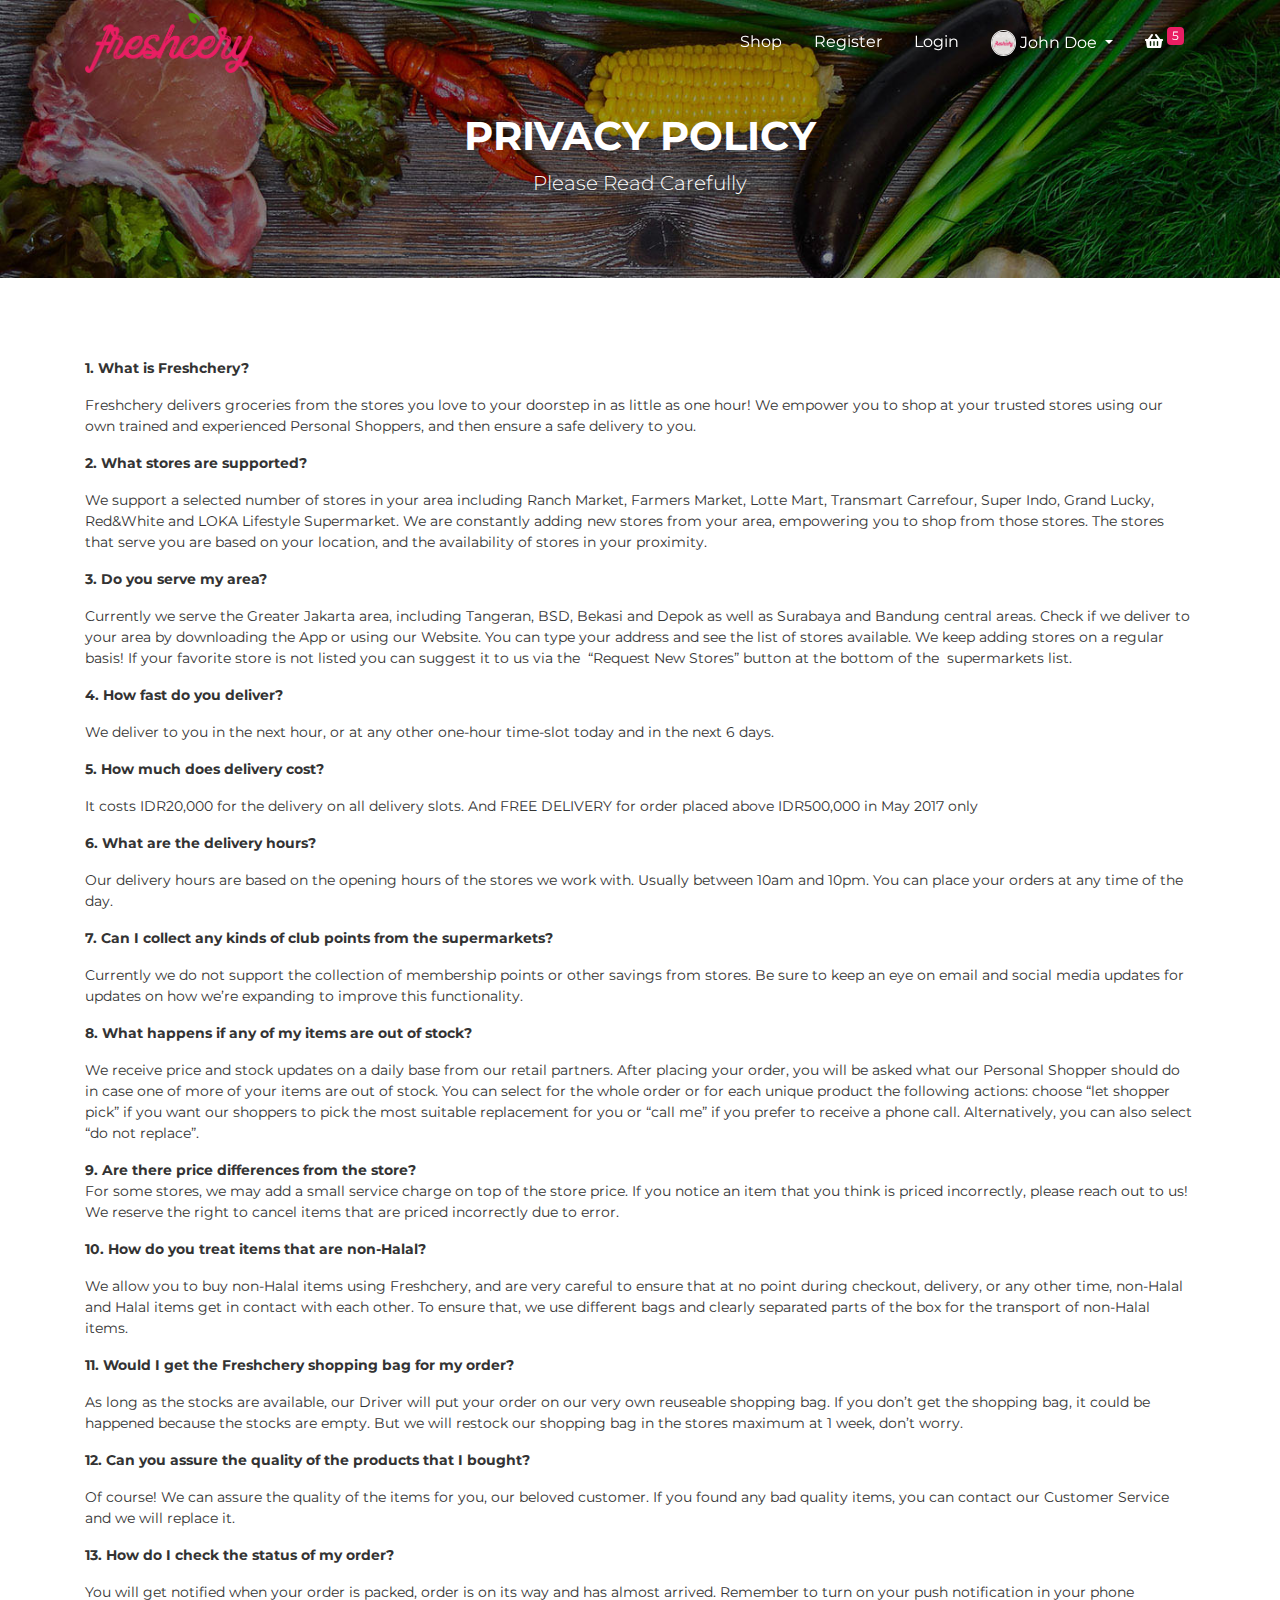
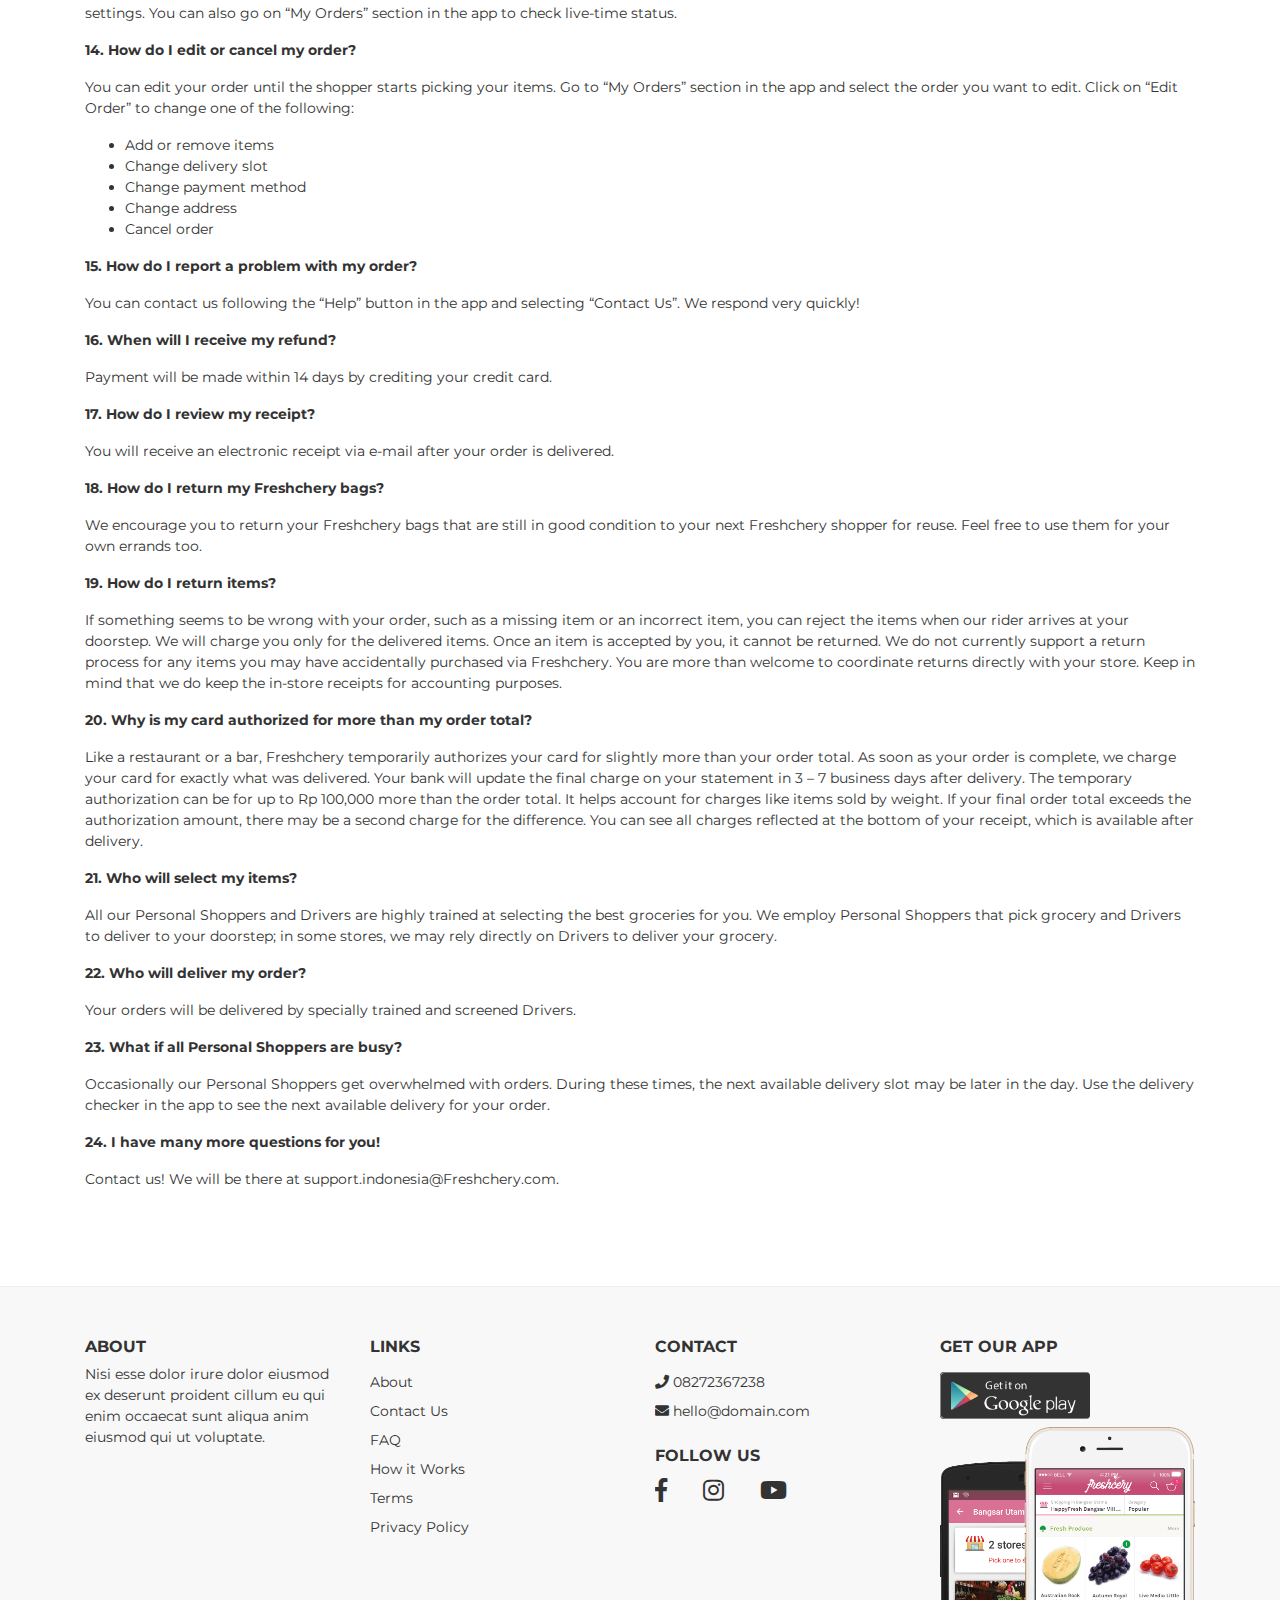
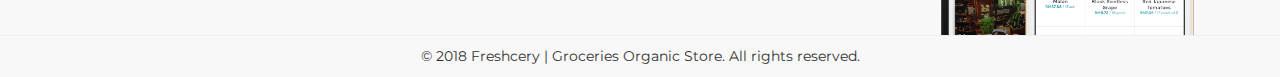
<file: Final Projects/Groceries-Website/privacy.html>
<!DOCTYPE html>
<html>
<head>
    <title>Freshcery | Groceries Organic Store</title>
    <meta charset="utf-8">
    <meta name="viewport" content="width=device-width, initial-scale=1.0">
    <link href="https://fonts.googleapis.com/css?family=Montserrat:400,700" rel="stylesheet" type="text/css">
    <link href="https://fonts.googleapis.com/css?family=Lato:400,700,400italic,700italic" rel="stylesheet" type="text/css">
    <link href="assets/fonts/sb-bistro/sb-bistro.css" rel="stylesheet" type="text/css">
    <link href="assets/fonts/font-awesome/font-awesome.css" rel="stylesheet" type="text/css">

    <link rel="stylesheet" type="text/css" media="all" href="assets/packages/bootstrap/bootstrap.css">
    <link rel="stylesheet" type="text/css" media="all" href="assets/packages/o2system-ui/o2system-ui.css">
    <link rel="stylesheet" type="text/css" media="all" href="assets/packages/owl-carousel/owl-carousel.css">
    <link rel="stylesheet" type="text/css" media="all" href="assets/packages/cloudzoom/cloudzoom.css">
    <link rel="stylesheet" type="text/css" media="all" href="assets/packages/thumbelina/thumbelina.css">
    <link rel="stylesheet" type="text/css" media="all" href="assets/packages/bootstrap-touchspin/bootstrap-touchspin.css">
    <link rel="stylesheet" type="text/css" media="all" href="assets/css/theme.css">

</head>
<body>
    <div class="page-header">
        <!--=============== Navbar ===============-->
        <nav class="navbar fixed-top navbar-expand-md navbar-dark bg-transparent" id="page-navigation">
            <div class="container">
                <!-- Navbar Brand -->
                <a href="index.html" class="navbar-brand">
                    <img src="assets/img/logo/logo.png" alt="">
                </a>

                <!-- Toggle Button -->
                <button class="navbar-toggler" type="button" data-toggle="collapse" data-target="#navbarcollapse" aria-controls="navbarCollapse" aria-expanded="false" aria-label="Toggle navigation">
                    <span class="navbar-toggler-icon"></span>
                </button>

                <div class="collapse navbar-collapse" id="navbarcollapse">
                    <!-- Navbar Menu -->
                    <ul class="navbar-nav ml-auto">
                        <li class="nav-item">
                            <a href="shop.html" class="nav-link">Shop</a>
                        </li>
                        <li class="nav-item">
                            <a href="register.html" class="nav-link">Register</a>
                        </li>
                        <li class="nav-item">
                            <a href="login.html" class="nav-link">Login</a>
                        </li>
                        <li class="nav-item dropdown">
                            <a class="nav-link dropdown-toggle" href="javascript:void(0)" id="navbarDropdown" role="button" data-toggle="dropdown" aria-haspopup="true" aria-expanded="false">
                                <div class="avatar-header"><img src="assets/img/logo/avatar.jpg"></div> John Doe
                            </a>
                            <div class="dropdown-menu" aria-labelledby="navbarDropdown">
                                <a class="dropdown-item" href="transaction.html">Transactions History</a>
                                <a class="dropdown-item" href="setting.html">Settings</a>
                            </div>
                          </li>
                        <li class="nav-item dropdown">
                            <a href="javascript:void(0)" class="nav-link dropdown-toggle" data-toggle="dropdown" aria-haspopup="true" aria-expanded="false">
                                <i class="fa fa-shopping-basket"></i> <span class="badge badge-primary">5</span>
                            </a>
                            <div class="dropdown-menu shopping-cart">
                                <ul>
                                    <li>
                                        <div class="drop-title">Your Cart</div>
                                    </li>
                                    <li>
                                        <div class="shopping-cart-list">
                                            <div class="media">
                                                <img class="d-flex mr-3" src="assets/img/logo/avatar.jpg" width="60">
                                                <div class="media-body">
                                                    <h5><a href="javascript:void(0)">Carrot</a></h5>
                                                    <p class="price">
                                                        <span class="discount text-muted">Rp. 700.000</span>
                                                        <span>Rp. 100.000</span>
                                                    </p>
                                                    <p class="text-muted">Qty: 1</p>
                                                </div>
                                            </div>
                                            <div class="media">
                                                <img class="d-flex mr-3" src="assets/img/logo/avatar.jpg" width="60">
                                                <div class="media-body">
                                                    <h5><a href="javascript:void(0)">Carrot</a></h5>
                                                    <p class="price">
                                                        <span class="discount text-muted">Rp. 700.000</span>
                                                        <span>Rp. 100.000</span>
                                                    </p>
                                                    <p class="text-muted">Qty: 1</p>
                                                </div>
                                            </div>
                                            <div class="media">
                                                <img class="d-flex mr-3" src="assets/img/logo/avatar.jpg" width="60">
                                                <div class="media-body">
                                                    <h5><a href="javascript:void(0)">Carrot</a></h5>
                                                    <p class="price">
                                                        <span class="discount text-muted">Rp. 700.000</span>
                                                        <span>Rp. 100.000</span>
                                                    </p>
                                                    <p class="text-muted">Qty: 1</p>
                                                </div>
                                            </div>
                                            <div class="media">
                                                <img class="d-flex mr-3" src="assets/img/logo/avatar.jpg" width="60">
                                                <div class="media-body">
                                                    <h5><a href="javascript:void(0)">Carrot</a></h5>
                                                    <p class="price">
                                                        <span class="discount text-muted">Rp. 700.000</span>
                                                        <span>Rp. 100.000</span>
                                                    </p>
                                                    <p class="text-muted">Qty: 1</p>
                                                </div>
                                            </div>
                                        </div>
                                    </li>
                                    <li>
                                        <div class="drop-title d-flex justify-content-between">
                                            <span>Total:</span>
                                            <span class="text-primary"><strong>Rp. 2000.000</strong></span>
                                        </div>
                                    </li>
                                    <li class="d-flex justify-content-between pl-3 pr-3 pt-3">
                                        <a href="cart.html" class="btn btn-default">View Cart</a>
                                        <a href="checkout.html" class="btn btn-primary">Checkout</a>
                                    </li>
                                </ul>
                            </div>
                        </li>
                    </ul>
                </div>

            </div>
        </nav>
    </div>
    <div id="page-content" class="page-content">
        <div class="banner">
            <div class="jumbotron jumbotron-bg text-center rounded-0" style="background-image: url('assets/img/bg-header.jpg');">
                <div class="container">
                    <h1 class="pt-5">
                        Privacy Policy
                    </h1>
                    <p class="lead">
                        Please Read Carefully
                    </p>
                </div>
            </div>
        </div>

        <section id="faq">
            <div class="container">
                <div class="row">
                    <div class="col-md-12">
                        <p><strong>1. What is Freshchery?</strong></p>
                        <p>Freshchery delivers groceries from the stores you love to your doorstep in as little as one hour! We empower you to shop at your trusted stores using our own trained and experienced Personal Shoppers, and then ensure a safe delivery to you.</p>
                        <p><strong>2. What stores are supported?</strong></p>
                        <p>We support a selected number of stores in your area including Ranch Market, Farmers Market, Lotte Mart, Transmart Carrefour, Super Indo, Grand Lucky, Red&amp;White and LOKA Lifestyle Supermarket. We are constantly adding new stores from your area, empowering you to shop from those stores. The stores that serve you are based on your location, and the availability of stores in your proximity.</p>
                        <p><strong>3. Do you serve my area?</strong></p>
                        <p>Currently we serve the Greater Jakarta area, including Tangeran, BSD, Bekasi and Depok as well as Surabaya and Bandung central areas. Check if we deliver to your area by downloading the App or using our Website. You can type your address and see the list of stores available. We keep adding stores on a regular basis! If your favorite store is not listed you can suggest it to us via the &nbsp;“Request New Stores” button at the bottom of the&nbsp; supermarkets list.</p>
                        <p><strong>4. How fast do you deliver?</strong></p>
                        <p>We deliver to you in the next hour, or at any other one-hour time-slot today and in the next 6 days.</p>
                        <p><strong>5. How much does delivery cost?</strong></p>
                        <p>It costs IDR20,000 for the&nbsp;delivery on all delivery slots. And FREE DELIVERY for order placed above IDR500,000 in May 2017 only</p>
                        <p><strong>6. What are the delivery hours?</strong></p>
                        <p>Our delivery hours are based on the opening hours of the stores we work with. Usually between 10am and 10pm. You can place your orders at any time of the day.</p>
                        <p><strong>7. Can I collect any kinds of club points from the supermarkets?</strong></p>
                        <p>Currently we do not support the collection of membership points or other savings from stores. Be sure to keep an eye on email and social media updates for updates on how we’re expanding to improve this functionality.</p>
                        <p><strong>8. What happens if any of my items are out of stock?</strong></p>
                        <p>We receive price and stock updates on a daily base from our retail partners. After placing your order, you will be asked what our Personal Shopper should do in case one of more of your items are out of stock. You can select for the whole order or for each unique product the following actions: choose “let shopper pick” if you want our shoppers to pick the most suitable replacement for you or “call me” if you prefer to receive a phone call. Alternatively, you can also select “do not replace”.</p>
                        <p><strong>9. Are there price differences from the store?</strong><br>
                        For some stores, we may add a small service charge on top of the store price. If you notice an item that you think is priced incorrectly, please reach out to us! We reserve the right to cancel items that are priced incorrectly due to error.</p>
                        <p><strong>10. How do you treat items that are non-Halal?</strong></p>
                        <p>We allow you to buy non-Halal items using Freshchery, and are very careful to ensure that at no point during checkout, delivery, or any other time, non-Halal and Halal items get in contact with each other. To ensure that, we use different bags and clearly separated parts of the box for the transport of non-Halal items.</p>
                        <p><strong>11. Would I get the Freshchery shopping bag for my order?</strong></p>
                        <p>As long as the stocks are available, our Driver will put your order on our very own reuseable shopping bag. If you don’t get the shopping bag, it could be happened because the stocks are empty. But we will restock our shopping bag in the stores maximum at 1 week, don’t worry.</p>
                        <p><strong>12.&nbsp;Can you assure the quality of the products that I bought?</strong></p>
                        <p>Of course! We can assure the quality of the items for you, our beloved customer. If you found any bad quality items, you can contact our Customer Service and we will replace it.</p>
                        <p><strong>13. How do I check the status of my order?</strong></p>
                        <p>You will get notified when your order is packed, order is on its way and has almost arrived. Remember to turn on your push notification in your phone settings. You can also go on “My Orders” section in the app to check live-time status.</p>
                        <p><strong>14. How do I edit or cancel my order?</strong></p>
                        <p>You can edit your order until the shopper starts picking your items. Go to “My Orders” section in the app and select the order you want to edit. Click on “Edit Order” to change one of the following:</p>
                        <ul>
                        <li>Add or remove items</li>
                        <li>Change delivery slot</li>
                        <li>Change payment method</li>
                        <li>Change address</li>
                        <li>Cancel order</li>
                        </ul>
                        <p><strong>15. How do I report a problem with my order?</strong></p>
                        <p>You can contact us following the “Help” button in the app and selecting “Contact Us”. We respond very quickly!</p>
                        <p><strong>16. When will I receive my refund?</strong></p>
                        <p>Payment will be made within 14 days by crediting your credit card.</p>
                        <p><strong>17. How do I review my receipt?</strong></p>
                        <p>You will receive an electronic receipt via e-mail after your order is delivered.</p>
                        <p><strong>18. How do I return my Freshchery bags?</strong></p>
                        <p>We encourage you to return your Freshchery bags that are still in good condition to your next Freshchery shopper for reuse. Feel free to use them for your own errands too.</p>
                        <p><strong>19. How do I return items?</strong></p>
                        <p>If something seems to be wrong with your order, such as a missing item or an incorrect item, you can reject the items when our rider arrives at your doorstep. We will charge you only for the delivered items. Once an item is accepted by you, it cannot be returned. We do not currently support a return process for any items you may have accidentally purchased via Freshchery. You are more than welcome to coordinate returns directly with your store. Keep in mind that we do keep the in-store receipts for accounting purposes.</p>
                        <p><strong>20. Why is my card authorized for more than my order total?</strong></p>
                        <p>Like a restaurant or a bar, Freshchery temporarily authorizes your card for slightly more than your order total. As soon as your order is complete, we charge your card for exactly what was delivered. Your bank will update the final charge on your statement in 3 – 7 business days after delivery. The temporary authorization can be for up to Rp 100,000 more than the order total. It helps account for charges like items sold by weight. If your final order total exceeds the authorization amount, there may be a second charge for the difference. You can see all charges reflected at the bottom of your receipt, which is available after delivery.</p>
                        <p><strong>21. Who will select my items?</strong></p>
                        <p>All our Personal Shoppers and Drivers are highly trained at selecting the best groceries for you. We employ Personal Shoppers that pick grocery and Drivers to deliver to your doorstep; in some stores, we may rely directly on Drivers to deliver your grocery.</p>
                        <p><strong>22. Who will deliver my order?</strong></p>
                        <p>Your orders will be delivered by specially trained and screened Drivers.</p>
                        <p><strong>23. What if all Personal Shoppers are busy?</strong></p>
                        <p>Occasionally our Personal Shoppers get overwhelmed with orders. During these times, the next available delivery slot may be later in the day. Use the delivery checker in the app to see the next available delivery for your order.</p>
                        <p><strong>24. I have many more questions for you!</strong></p>
                        <p>Contact us! We will be there at support.indonesia@Freshchery.com.</p>


                    </div>
                </div>
            </div>
        </section>
    </div>
    <footer>
        <div class="container">
            <div class="row">
                <div class="col-md-3">
                    <h5>About</h5>
                    <p>Nisi esse dolor irure dolor eiusmod ex deserunt proident cillum eu qui enim occaecat sunt aliqua anim eiusmod qui ut voluptate.</p>
                </div>
                <div class="col-md-3">
                    <h5>Links</h5>
                    <ul>
                        <li>
                            <a href="about.html">About</a>
                        </li>
                        <li>
                            <a href="contact.html">Contact Us</a>
                        </li>
                        <li>
                            <a href="faq.html">FAQ</a>
                        </li>
                        <li>
                            <a href="javascript:void(0)">How it Works</a>
                        </li>
                        <li>
                            <a href="terms.html">Terms</a>
                        </li>
                        <li>
                            <a href="privacy.html">Privacy Policy</a>
                        </li>
                    </ul>
                </div>
                <div class="col-md-3">
                     <h5>Contact</h5>
                     <ul>
                         <li>
                            <a href="tel:+620892738334"><i class="fa fa-phone"></i> 08272367238</a>
                        </li>
                        <li>
                            <a href="mailto:hello@domain.com"><i class="fa fa-envelope"></i> hello@domain.com</a>
                         </li>
                     </ul>

                     <h5>Follow Us</h5>
                     <ul class="social">
                         <li>
                            <a href="javascript:void(0)" target="_blank"><i class="fab fa-facebook-f"></i></a>
                         </li>
                         <li>
                            <a href="javascript:void(0)" target="_blank"><i class="fab fa-instagram"></i></a>
                         </li>
                         <li>
                            <a href="javascript:void(0)" target="_blank"><i class="fab fa-youtube"></i></a>
                         </li>
                     </ul>
                </div>
                <div class="col-md-3">
                     <h5>Get Our App</h5>
                     <ul class="mb-0">
                         <li class="download-app">
                             <a href="#"><img src="assets/img/playstore.png"></a>
                         </li>
                         <li style="height: 200px">
                             <div class="mockup">
                                 <img src="assets/img/mockup.png">
                             </div>
                         </li>
                     </ul>
                </div>
            </div>
        </div>
        <p class="copyright">&copy; 2018 Freshcery | Groceries Organic Store. All rights reserved.</p>
    </footer>

    <script type="text/javascript" src="assets/js/jquery.js"></script>
    <script type="text/javascript" src="assets/js/jquery-migrate.js"></script>
    <script type="text/javascript" src="assets/packages/bootstrap/libraries/popper.js"></script>
    <script type="text/javascript" src="assets/packages/bootstrap/bootstrap.js"></script>
    <script type="text/javascript" src="assets/packages/o2system-ui/o2system-ui.js"></script>
    <script type="text/javascript" src="assets/packages/owl-carousel/owl-carousel.js"></script>
    <script type="text/javascript" src="assets/packages/cloudzoom/cloudzoom.js"></script>
    <script type="text/javascript" src="assets/packages/thumbelina/thumbelina.js"></script>
    <script type="text/javascript" src="assets/packages/bootstrap-touchspin/bootstrap-touchspin.js"></script>
    <script type="text/javascript" src="assets/js/theme.js"></script>
</body>
</html>
</file>
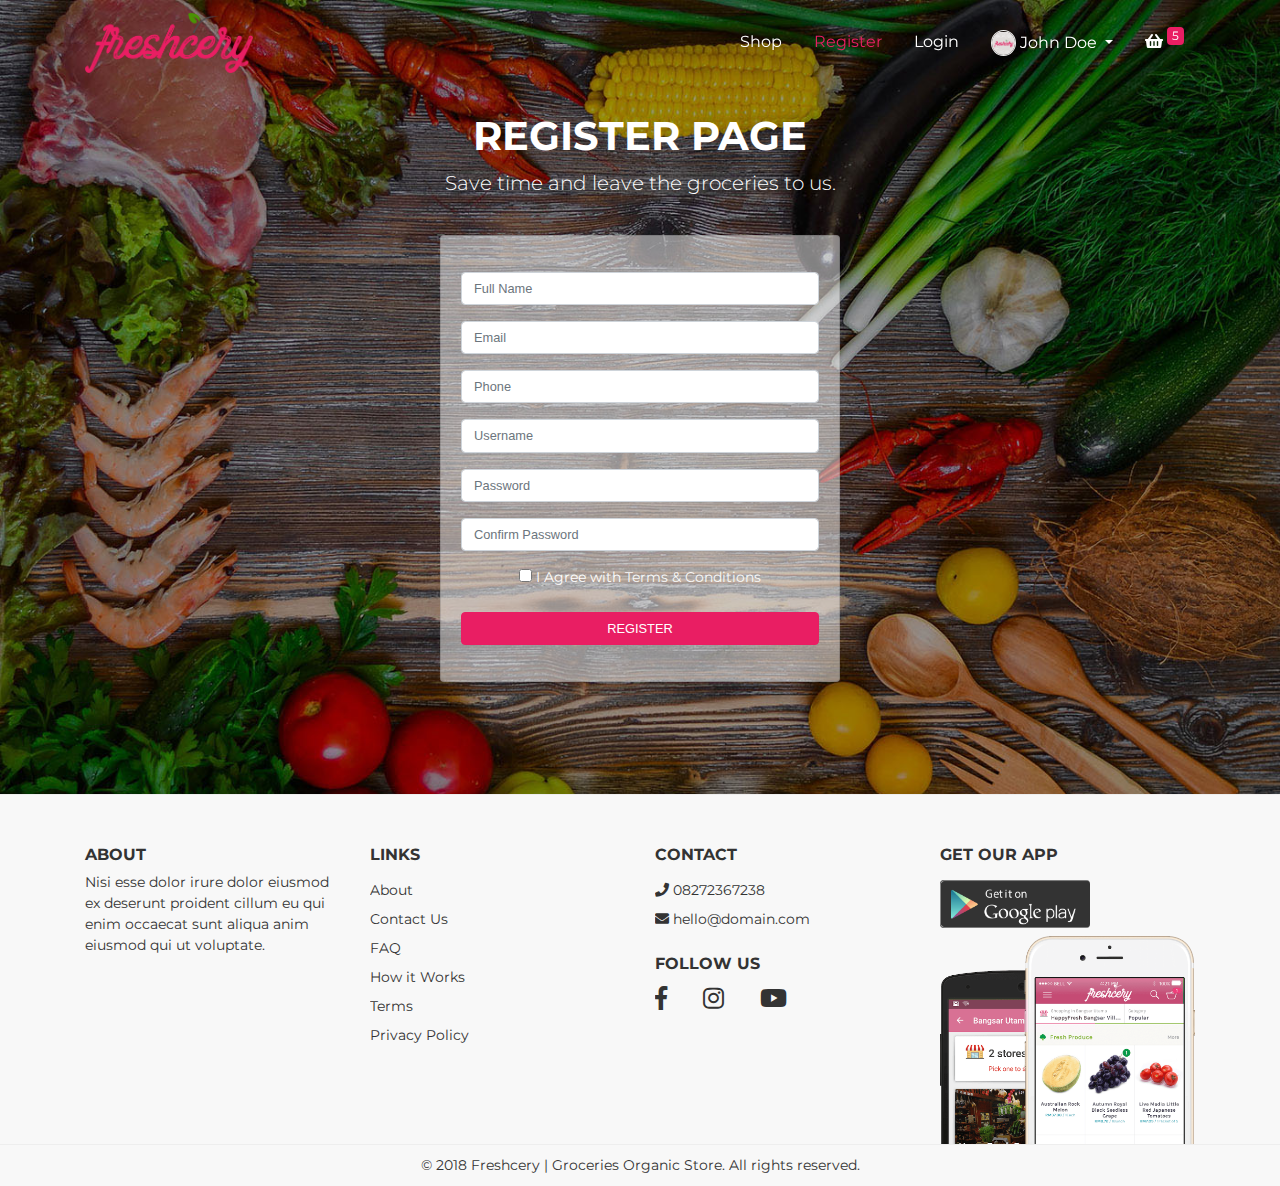
<file: Final Projects/Groceries-Website/register.html>
<!DOCTYPE html>
<html>
<head>
    <title>Freshcery | Groceries Organic Store</title>
    <meta charset="utf-8">
    <meta name="viewport" content="width=device-width, initial-scale=1.0">
    <link href="https://fonts.googleapis.com/css?family=Montserrat:400,700" rel="stylesheet" type="text/css">
    <link href="https://fonts.googleapis.com/css?family=Lato:400,700,400italic,700italic" rel="stylesheet" type="text/css">
    <link href="assets/fonts/sb-bistro/sb-bistro.css" rel="stylesheet" type="text/css">
    <link href="assets/fonts/font-awesome/font-awesome.css" rel="stylesheet" type="text/css">

    <link rel="stylesheet" type="text/css" media="all" href="assets/packages/bootstrap/bootstrap.css">
    <link rel="stylesheet" type="text/css" media="all" href="assets/packages/o2system-ui/o2system-ui.css">
    <link rel="stylesheet" type="text/css" media="all" href="assets/packages/owl-carousel/owl-carousel.css">
    <link rel="stylesheet" type="text/css" media="all" href="assets/packages/cloudzoom/cloudzoom.css">
    <link rel="stylesheet" type="text/css" media="all" href="assets/packages/thumbelina/thumbelina.css">
    <link rel="stylesheet" type="text/css" media="all" href="assets/packages/bootstrap-touchspin/bootstrap-touchspin.css">
    <link rel="stylesheet" type="text/css" media="all" href="assets/css/theme.css">

</head>
<body>
    <div class="page-header">
        <!--=============== Navbar ===============-->
        <nav class="navbar fixed-top navbar-expand-md navbar-dark bg-transparent" id="page-navigation">
            <div class="container">
                <!-- Navbar Brand -->
                <a href="index.html" class="navbar-brand">
                    <img src="assets/img/logo/logo.png" alt="">
                </a>

                <!-- Toggle Button -->
                <button class="navbar-toggler" type="button" data-toggle="collapse" data-target="#navbarcollapse" aria-controls="navbarCollapse" aria-expanded="false" aria-label="Toggle navigation">
                    <span class="navbar-toggler-icon"></span>
                </button>

                <div class="collapse navbar-collapse" id="navbarcollapse">
                    <!-- Navbar Menu -->
                    <ul class="navbar-nav ml-auto">
                        <li class="nav-item">
                            <a href="shop.html" class="nav-link">Shop</a>
                        </li>
                        <li class="nav-item">
                            <a href="register.html" class="nav-link active">Register</a>
                        </li>
                        <li class="nav-item">
                            <a href="login.html" class="nav-link">Login</a>
                        </li>
                        <li class="nav-item dropdown">
                            <a class="nav-link dropdown-toggle" href="javascript:void(0)" id="navbarDropdown" role="button" data-toggle="dropdown" aria-haspopup="true" aria-expanded="false">
                                <div class="avatar-header"><img src="assets/img/logo/avatar.jpg"></div> John Doe
                            </a>
                            <div class="dropdown-menu" aria-labelledby="navbarDropdown">
                                <a class="dropdown-item" href="transaction.html">Transactions History</a>
                                <a class="dropdown-item" href="setting.html">Settings</a>
                            </div>
                          </li>
                        <li class="nav-item dropdown">
                            <a href="javascript:void(0)" class="nav-link dropdown-toggle" data-toggle="dropdown" aria-haspopup="true" aria-expanded="false">
                                <i class="fa fa-shopping-basket"></i> <span class="badge badge-primary">5</span>
                            </a>
                            <div class="dropdown-menu shopping-cart">
                                <ul>
                                    <li>
                                        <div class="drop-title">Your Cart</div>
                                    </li>
                                    <li>
                                        <div class="shopping-cart-list">
                                            <div class="media">
                                                <img class="d-flex mr-3" src="assets/img/logo/avatar.jpg" width="60">
                                                <div class="media-body">
                                                    <h5><a href="javascript:void(0)">Carrot</a></h5>
                                                    <p class="price">
                                                        <span class="discount text-muted">Rp. 700.000</span>
                                                        <span>Rp. 100.000</span>
                                                    </p>
                                                    <p class="text-muted">Qty: 1</p>
                                                </div>
                                            </div>
                                            <div class="media">
                                                <img class="d-flex mr-3" src="assets/img/logo/avatar.jpg" width="60">
                                                <div class="media-body">
                                                    <h5><a href="javascript:void(0)">Carrot</a></h5>
                                                    <p class="price">
                                                        <span class="discount text-muted">Rp. 700.000</span>
                                                        <span>Rp. 100.000</span>
                                                    </p>
                                                    <p class="text-muted">Qty: 1</p>
                                                </div>
                                            </div>
                                            <div class="media">
                                                <img class="d-flex mr-3" src="assets/img/logo/avatar.jpg" width="60">
                                                <div class="media-body">
                                                    <h5><a href="javascript:void(0)">Carrot</a></h5>
                                                    <p class="price">
                                                        <span class="discount text-muted">Rp. 700.000</span>
                                                        <span>Rp. 100.000</span>
                                                    </p>
                                                    <p class="text-muted">Qty: 1</p>
                                                </div>
                                            </div>
                                            <div class="media">
                                                <img class="d-flex mr-3" src="assets/img/logo/avatar.jpg" width="60">
                                                <div class="media-body">
                                                    <h5><a href="javascript:void(0)">Carrot</a></h5>
                                                    <p class="price">
                                                        <span class="discount text-muted">Rp. 700.000</span>
                                                        <span>Rp. 100.000</span>
                                                    </p>
                                                    <p class="text-muted">Qty: 1</p>
                                                </div>
                                            </div>
                                        </div>
                                    </li>
                                    <li>
                                        <div class="drop-title d-flex justify-content-between">
                                            <span>Total:</span>
                                            <span class="text-primary"><strong>Rp. 2000.000</strong></span>
                                        </div>
                                    </li>
                                    <li class="d-flex justify-content-between pl-3 pr-3 pt-3">
                                        <a href="cart.html" class="btn btn-default">View Cart</a>
                                        <a href="checkout.html" class="btn btn-primary">Checkout</a>
                                    </li>
                                </ul>
                            </div>
                        </li>
                    </ul>
                </div>

            </div>
        </nav>
    </div>
    <div id="page-content" class="page-content">
        <div class="banner">
            <div class="jumbotron jumbotron-bg text-center rounded-0" style="background-image: url('assets/img/bg-header.jpg');">
                <div class="container">
                    <h1 class="pt-5">
                        Register Page
                    </h1>
                    <p class="lead">
                        Save time and leave the groceries to us.
                    </p>

                    <div class="card card-login mb-5">
                        <div class="card-body">
                            <form class="form-horizontal" action="index.html">
                                <div class="form-group row mt-3">
                                    <div class="col-md-12">
                                        <input class="form-control" type="text" required="" placeholder="Full Name">
                                    </div>
                                </div>
                                <div class="form-group row mt-3">
                                    <div class="col-md-12">
                                        <input class="form-control" type="email" required="" placeholder="Email">
                                    </div>
                                </div>
                                <div class="form-group row mt-3">
                                    <div class="col-md-12">
                                        <input class="form-control" type="phone" required="" placeholder="Phone">
                                    </div>
                                </div>
                                <div class="form-group row mt-3">
                                    <div class="col-md-12">
                                        <input class="form-control" type="text" required="" placeholder="Username">
                                    </div>
                                </div>
                                <div class="form-group row">
                                    <div class="col-md-12">
                                        <input class="form-control" type="password" required="" placeholder="Password">
                                    </div>
                                </div>
                                <div class="form-group row">
                                    <div class="col-md-12">
                                        <input class="form-control" type="password" required="" placeholder="Confirm Password">
                                    </div>
                                </div>
                                <div class="form-group row">
                                    <div class="col-md-12">
                                        <div class="checkbox">
                                            <input id="checkbox0" type="checkbox" name="terms">
                                            <label for="checkbox0" class="mb-0">I Agree with <a href="terms.html" class="text-light">Terms & Conditions</a> </label>
                                        </div>
                                    </div>
                                </div>
                                <div class="form-group row text-center mt-4">
                                    <div class="col-md-12">
                                        <button type="submit" class="btn btn-primary btn-block text-uppercase">Register</button>
                                    </div>
                                </div>
                            </form>
                        </div>
                    </div>
                </div>
            </div>
        </div>
    </div>
    <footer>
        <div class="container">
            <div class="row">
                <div class="col-md-3">
                    <h5>About</h5>
                    <p>Nisi esse dolor irure dolor eiusmod ex deserunt proident cillum eu qui enim occaecat sunt aliqua anim eiusmod qui ut voluptate.</p>
                </div>
                <div class="col-md-3">
                    <h5>Links</h5>
                    <ul>
                        <li>
                            <a href="about.html">About</a>
                        </li>
                        <li>
                            <a href="contact.html">Contact Us</a>
                        </li>
                        <li>
                            <a href="faq.html">FAQ</a>
                        </li>
                        <li>
                            <a href="javascript:void(0)">How it Works</a>
                        </li>
                        <li>
                            <a href="terms.html">Terms</a>
                        </li>
                        <li>
                            <a href="privacy.html">Privacy Policy</a>
                        </li>
                    </ul>
                </div>
                <div class="col-md-3">
                     <h5>Contact</h5>
                     <ul>
                         <li>
                            <a href="tel:+620892738334"><i class="fa fa-phone"></i> 08272367238</a>
                        </li>
                        <li>
                            <a href="mailto:hello@domain.com"><i class="fa fa-envelope"></i> hello@domain.com</a>
                         </li>
                     </ul>

                     <h5>Follow Us</h5>
                     <ul class="social">
                         <li>
                            <a href="javascript:void(0)" target="_blank"><i class="fab fa-facebook-f"></i></a>
                         </li>
                         <li>
                            <a href="javascript:void(0)" target="_blank"><i class="fab fa-instagram"></i></a>
                         </li>
                         <li>
                            <a href="javascript:void(0)" target="_blank"><i class="fab fa-youtube"></i></a>
                         </li>
                     </ul>
                </div>
                <div class="col-md-3">
                     <h5>Get Our App</h5>
                     <ul class="mb-0">
                         <li class="download-app">
                             <a href="#"><img src="assets/img/playstore.png"></a>
                         </li>
                         <li style="height: 200px">
                             <div class="mockup">
                                 <img src="assets/img/mockup.png">
                             </div>
                         </li>
                     </ul>
                </div>
            </div>
        </div>
        <p class="copyright">&copy; 2018 Freshcery | Groceries Organic Store. All rights reserved.</p>
    </footer>

    <script type="text/javascript" src="assets/js/jquery.js"></script>
    <script type="text/javascript" src="assets/js/jquery-migrate.js"></script>
    <script type="text/javascript" src="assets/packages/bootstrap/libraries/popper.js"></script>
    <script type="text/javascript" src="assets/packages/bootstrap/bootstrap.js"></script>
    <script type="text/javascript" src="assets/packages/o2system-ui/o2system-ui.js"></script>
    <script type="text/javascript" src="assets/packages/owl-carousel/owl-carousel.js"></script>
    <script type="text/javascript" src="assets/packages/cloudzoom/cloudzoom.js"></script>
    <script type="text/javascript" src="assets/packages/thumbelina/thumbelina.js"></script>
    <script type="text/javascript" src="assets/packages/bootstrap-touchspin/bootstrap-touchspin.js"></script>
    <script type="text/javascript" src="assets/js/theme.js"></script>
</body>
</html>
</file>
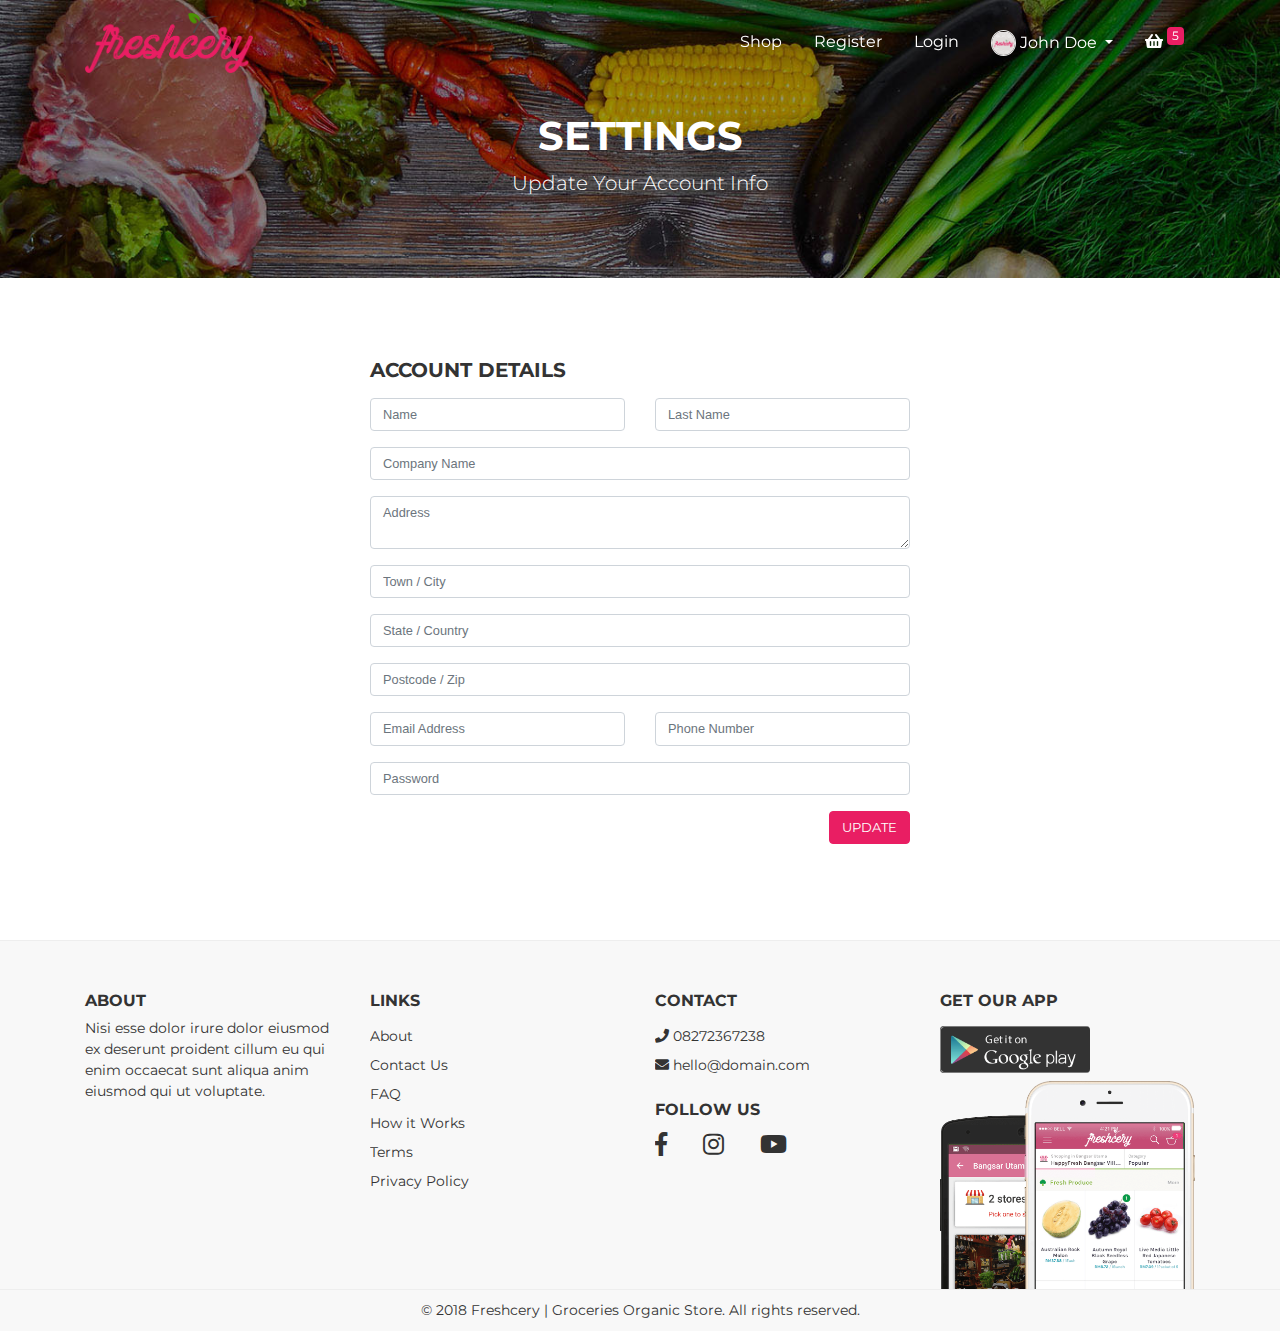
<file: Final Projects/Groceries-Website/setting.html>
<!DOCTYPE html>
<html>
<head>
    <title>Freshcery | Groceries Organic Store</title>
    <meta charset="utf-8">
    <meta name="viewport" content="width=device-width, initial-scale=1.0">
    <link href="https://fonts.googleapis.com/css?family=Montserrat:400,700" rel="stylesheet" type="text/css">
    <link href="https://fonts.googleapis.com/css?family=Lato:400,700,400italic,700italic" rel="stylesheet" type="text/css">
    <link href="assets/fonts/sb-bistro/sb-bistro.css" rel="stylesheet" type="text/css">
    <link href="assets/fonts/font-awesome/font-awesome.css" rel="stylesheet" type="text/css">

    <link rel="stylesheet" type="text/css" media="all" href="assets/packages/bootstrap/bootstrap.css">
    <link rel="stylesheet" type="text/css" media="all" href="assets/packages/o2system-ui/o2system-ui.css">
    <link rel="stylesheet" type="text/css" media="all" href="assets/packages/owl-carousel/owl-carousel.css">
    <link rel="stylesheet" type="text/css" media="all" href="assets/packages/cloudzoom/cloudzoom.css">
    <link rel="stylesheet" type="text/css" media="all" href="assets/packages/thumbelina/thumbelina.css">
    <link rel="stylesheet" type="text/css" media="all" href="assets/packages/bootstrap-touchspin/bootstrap-touchspin.css">
    <link rel="stylesheet" type="text/css" media="all" href="assets/css/theme.css">

</head>
<body>
    <div class="page-header">
        <!--=============== Navbar ===============-->
        <nav class="navbar fixed-top navbar-expand-md navbar-dark bg-transparent" id="page-navigation">
            <div class="container">
                <!-- Navbar Brand -->
                <a href="index.html" class="navbar-brand">
                    <img src="assets/img/logo/logo.png" alt="">
                </a>

                <!-- Toggle Button -->
                <button class="navbar-toggler" type="button" data-toggle="collapse" data-target="#navbarcollapse" aria-controls="navbarCollapse" aria-expanded="false" aria-label="Toggle navigation">
                    <span class="navbar-toggler-icon"></span>
                </button>

                <div class="collapse navbar-collapse" id="navbarcollapse">
                    <!-- Navbar Menu -->
                    <ul class="navbar-nav ml-auto">
                        <li class="nav-item">
                            <a href="shop.html" class="nav-link">Shop</a>
                        </li>
                        <li class="nav-item">
                            <a href="register.html" class="nav-link">Register</a>
                        </li>
                        <li class="nav-item">
                            <a href="login.html" class="nav-link">Login</a>
                        </li>
                        <li class="nav-item dropdown">
                            <a class="nav-link dropdown-toggle" href="javascript:void(0)" id="navbarDropdown" role="button" data-toggle="dropdown" aria-haspopup="true" aria-expanded="false">
                                <div class="avatar-header"><img src="assets/img/logo/avatar.jpg"></div> John Doe
                            </a>
                            <div class="dropdown-menu" aria-labelledby="navbarDropdown">
                                <a class="dropdown-item" href="transaction.html">Transactions History</a>
                                <a class="dropdown-item" href="setting.html">Settings</a>
                            </div>
                          </li>
                        <li class="nav-item dropdown">
                            <a href="javascript:void(0)" class="nav-link dropdown-toggle" data-toggle="dropdown" aria-haspopup="true" aria-expanded="false">
                                <i class="fa fa-shopping-basket"></i> <span class="badge badge-primary">5</span>
                            </a>
                            <div class="dropdown-menu shopping-cart">
                                <ul>
                                    <li>
                                        <div class="drop-title">Your Cart</div>
                                    </li>
                                    <li>
                                        <div class="shopping-cart-list">
                                            <div class="media">
                                                <img class="d-flex mr-3" src="assets/img/logo/avatar.jpg" width="60">
                                                <div class="media-body">
                                                    <h5><a href="javascript:void(0)">Carrot</a></h5>
                                                    <p class="price">
                                                        <span class="discount text-muted">Rp. 700.000</span>
                                                        <span>Rp. 100.000</span>
                                                    </p>
                                                    <p class="text-muted">Qty: 1</p>
                                                </div>
                                            </div>
                                            <div class="media">
                                                <img class="d-flex mr-3" src="assets/img/logo/avatar.jpg" width="60">
                                                <div class="media-body">
                                                    <h5><a href="javascript:void(0)">Carrot</a></h5>
                                                    <p class="price">
                                                        <span class="discount text-muted">Rp. 700.000</span>
                                                        <span>Rp. 100.000</span>
                                                    </p>
                                                    <p class="text-muted">Qty: 1</p>
                                                </div>
                                            </div>
                                            <div class="media">
                                                <img class="d-flex mr-3" src="assets/img/logo/avatar.jpg" width="60">
                                                <div class="media-body">
                                                    <h5><a href="javascript:void(0)">Carrot</a></h5>
                                                    <p class="price">
                                                        <span class="discount text-muted">Rp. 700.000</span>
                                                        <span>Rp. 100.000</span>
                                                    </p>
                                                    <p class="text-muted">Qty: 1</p>
                                                </div>
                                            </div>
                                            <div class="media">
                                                <img class="d-flex mr-3" src="assets/img/logo/avatar.jpg" width="60">
                                                <div class="media-body">
                                                    <h5><a href="javascript:void(0)">Carrot</a></h5>
                                                    <p class="price">
                                                        <span class="discount text-muted">Rp. 700.000</span>
                                                        <span>Rp. 100.000</span>
                                                    </p>
                                                    <p class="text-muted">Qty: 1</p>
                                                </div>
                                            </div>
                                        </div>
                                    </li>
                                    <li>
                                        <div class="drop-title d-flex justify-content-between">
                                            <span>Total:</span>
                                            <span class="text-primary"><strong>Rp. 2000.000</strong></span>
                                        </div>
                                    </li>
                                    <li class="d-flex justify-content-between pl-3 pr-3 pt-3">
                                        <a href="cart.html" class="btn btn-default">View Cart</a>
                                        <a href="checkout.html" class="btn btn-primary">Checkout</a>
                                    </li>
                                </ul>
                            </div>
                        </li>
                    </ul>
                </div>

            </div>
        </nav>
    </div>
    <div id="page-content" class="page-content">
        <div class="banner">
            <div class="jumbotron jumbotron-bg text-center rounded-0" style="background-image: url('assets/img/bg-header.jpg');">
                <div class="container">
                    <h1 class="pt-5">
                        Settings
                    </h1>
                    <p class="lead">
                        Update Your Account Info
                    </p>
                </div>
            </div>
        </div>

        <section id="checkout">
            <div class="container">
                <div class="row justify-content-center">
                    <div class="col-xs-12 col-sm-6">
                        <h5 class="mb-3">ACCOUNT DETAILS</h5>
                        <!-- Bill Detail of the Page -->
                        <form action="#" class="bill-detail">
                            <fieldset>
                                <div class="form-group row">
                                    <div class="col">
                                        <input class="form-control" placeholder="Name" type="text">
                                    </div>
                                    <div class="col">
                                        <input class="form-control" placeholder="Last Name" type="text">
                                    </div>
                                </div>
                                <div class="form-group">
                                    <input class="form-control" placeholder="Company Name" type="text">
                                </div>
                                <div class="form-group">
                                    <textarea class="form-control" placeholder="Address"></textarea>
                                </div>
                                <div class="form-group">
                                    <input class="form-control" placeholder="Town / City" type="text">
                                </div>
                                <div class="form-group">
                                    <input class="form-control" placeholder="State / Country" type="text">
                                </div>
                                <div class="form-group">
                                    <input class="form-control" placeholder="Postcode / Zip" type="text">
                                </div>
                                <div class="form-group row">
                                    <div class="col">
                                        <input class="form-control" placeholder="Email Address" type="email">
                                    </div>
                                    <div class="col">
                                        <input class="form-control" placeholder="Phone Number" type="tel">
                                    </div>
                                </div>
                                <div class="form-group">
                                    <input class="form-control" placeholder="Password" type="password">
                                </div>
                                <div class="form-group text-right">
                                    <a href="#" class="btn btn-primary">UPDATE</a>
                                    <div class="clearfix">
                                </div>
                            </fieldset>
                        </form>
                        <!-- Bill Detail of the Page end -->
                    </div>
                </div>
            </div>
        </section>
    </div>
    <footer>
        <div class="container">
            <div class="row">
                <div class="col-md-3">
                    <h5>About</h5>
                    <p>Nisi esse dolor irure dolor eiusmod ex deserunt proident cillum eu qui enim occaecat sunt aliqua anim eiusmod qui ut voluptate.</p>
                </div>
                <div class="col-md-3">
                    <h5>Links</h5>
                    <ul>
                        <li>
                            <a href="about.html">About</a>
                        </li>
                        <li>
                            <a href="contact.html">Contact Us</a>
                        </li>
                        <li>
                            <a href="faq.html">FAQ</a>
                        </li>
                        <li>
                            <a href="javascript:void(0)">How it Works</a>
                        </li>
                        <li>
                            <a href="terms.html">Terms</a>
                        </li>
                        <li>
                            <a href="privacy.html">Privacy Policy</a>
                        </li>
                    </ul>
                </div>
                <div class="col-md-3">
                     <h5>Contact</h5>
                     <ul>
                         <li>
                            <a href="tel:+620892738334"><i class="fa fa-phone"></i> 08272367238</a>
                        </li>
                        <li>
                            <a href="mailto:hello@domain.com"><i class="fa fa-envelope"></i> hello@domain.com</a>
                         </li>
                     </ul>

                     <h5>Follow Us</h5>
                     <ul class="social">
                         <li>
                            <a href="javascript:void(0)" target="_blank"><i class="fab fa-facebook-f"></i></a>
                         </li>
                         <li>
                            <a href="javascript:void(0)" target="_blank"><i class="fab fa-instagram"></i></a>
                         </li>
                         <li>
                            <a href="javascript:void(0)" target="_blank"><i class="fab fa-youtube"></i></a>
                         </li>
                     </ul>
                </div>
                <div class="col-md-3">
                     <h5>Get Our App</h5>
                     <ul class="mb-0">
                         <li class="download-app">
                             <a href="#"><img src="assets/img/playstore.png"></a>
                         </li>
                         <li style="height: 200px">
                             <div class="mockup">
                                 <img src="assets/img/mockup.png">
                             </div>
                         </li>
                     </ul>
                </div>
            </div>
        </div>
        <p class="copyright">&copy; 2018 Freshcery | Groceries Organic Store. All rights reserved.</p>
    </footer>

    <script type="text/javascript" src="assets/js/jquery.js"></script>
    <script type="text/javascript" src="assets/js/jquery-migrate.js"></script>
    <script type="text/javascript" src="assets/packages/bootstrap/libraries/popper.js"></script>
    <script type="text/javascript" src="assets/packages/bootstrap/bootstrap.js"></script>
    <script type="text/javascript" src="assets/packages/o2system-ui/o2system-ui.js"></script>
    <script type="text/javascript" src="assets/packages/owl-carousel/owl-carousel.js"></script>
    <script type="text/javascript" src="assets/packages/cloudzoom/cloudzoom.js"></script>
    <script type="text/javascript" src="assets/packages/thumbelina/thumbelina.js"></script>
    <script type="text/javascript" src="assets/packages/bootstrap-touchspin/bootstrap-touchspin.js"></script>
    <script type="text/javascript" src="assets/js/theme.js"></script>
</body>
</html>
</file>
<file: Final Projects/E-commerce Simple website/html_shop/assets/css/style.css>
@import url('https://fonts.googleapis.com/css2?family=Poppins:wght@300&display=swap');

.nav-buttons{
    margin-left:55%;

}

*{
    margin: 0;
    padding: 0;
    box-sizing: border-box;
}

body{
    font-family:'Poppins', sans-serif;
}

h1{
    font-size: 2.5rem;
    font-weight: 700;
}

h2{
    font-size: 1.8rem;
    font-weight: 600;
}


h3{
    font-size: 1.5rem;
    font-weight: 800;
}


h4{
    font-size: 1.2rem;
    font-weight: 600;
}


h5{
    font-size: 1rem;
    font-weight: 400;
}

h6{
    color:#D8D8D8;
}

button{

    font-size: 0.8rem;
    font-weight: 900;
    outline: none;
    border: none;
    background-color: #1d1d1d;
    color:aliceblue;
    padding: 13px 30px;
    text-transform: uppercase;
    cursor: pointer;
    transition: 0.5s ease;

}

button:hover{
    background-color: coral;
}

.navbar{
    font-size: 16px;
    padding-top: 2rem !important;
    padding-bottom: 2rem !important;
    top: 0;
    left: 0;
    box-shadow: 0 5px 10px rgba(0,0,0,0.1);
}

.navbar-light .navbar-nav .nav-link{
    padding: 0 20px;
    color:#000;
    transition: 0.4s ease;
}

.navbar-light .navbar-nav .nav-link:hover,
.navbar i:hover,
.navbar-light .navbar-nav .nav-link.active
.navbar i:hover{
    color:coral;

}

.navbar i {
    font-size: 1.2rem;
    padding: 0 0.7px;
    transition: 0.4s ease;;
    font-weight: 500;
    cursor: pointer;
    margin-left: 5px;
}

@media only screen and (max-width:990px) {

    .nav-buttons{
        margin: 10px;
    }

    .nav-buttons ul{
        margin: 1rem;
        justify-content: flex-start;
        align-items: flex-start;
        text-align: left;
    }

    .nav-buttons ul .fas{
        margin: 20px 5px 10px 20px;

    }
    
}



#home{
    background-image: url('../imgs/back.jpeg');
    width: 100%;
    height: 100vh;
    background-size: cover;
    background-position-x: 200px;
    background-position-y: 80px;
    display: flex;
    flex-direction: column;
    justify-content: center;
    align-items: flex-start;
    
}

#home span{
    color: coral;
}

#new .one img{
    width: 100%;
    height: 100%;
    background-position:center;
    background-repeat: no-repeat;
    background-size: cover;

}

#new .one{
    position: relative;
}

#new .one .details{
    position: absolute;
    top:0;
    left:0;
    color: burlywood;
    font-weight: bold;
    transition: 0.4s ease;
    opacity: 0.8;
    background-color: rgb(1,1,1);
    width: 100%;
    height: 100%;
}

#new .one .details:hover{
    background-color:cornsilk;
}

#new .one:nth-child(1) .details{
    display: flex;
    justify-content: center;
    flex-direction: column;
    align-items: flex-start;
    text-align: start;

}

#new .one:nth-child(2) .details{
    display: flex;
    justify-content: center;
    flex-direction: column;
    align-items: center;
    text-align: center;

}

#new .one:nth-child(3) .details{
    display: flex;
    justify-content: center;
    flex-direction: column;
    align-items: flex-end;
    text-align: end;

}


/* Product */

.product{
    cursor: pointer;
    margin-bottom: 2rem;
}

.product img{
    transition: 0.3s all;;
}

.product:hover img{
    opacity:0.7;
}

.product .buy-btn{
    background-color: #fb774b;
    transform: translateY(50px);
    opacity: 0;
    transition: 0.3s all;;
}

.product:hover .buy-btn{
    transform: translateY(0px);
    opacity: 1;
}


hr{
    width: 30px;
    height: 3px !important;
    opacity: 1 !important;
    background-color: #fb774b;

}


.star{
    padding: 10px 0;
}

.star i{
    font-size: 0.9rem;
    color:goldenrod;
}

#banner{
    background-image: url('../imgs/banner.jpeg');
    width: 100%;
    height: 60vh;
    background-size: cover;
    background-position-x: center;
    background-position-y: 80px;
    background-repeat: no-repeat;
    background-attachment: fixed;
    display: flex;
    flex-direction: column;
    justify-content: center;
    align-items: flex-start;

}
#banner h1{
   color: #fff;
}

#banner h4{
    color:#fff;
}

#banner button{
    background-color: #fb774b;
}

#banner button:hover{
    background-color: #1d1d1d;
}

footer{
    background-color: #222222;
}

footer h5{
    color:#D8D8D8;
    font-weight: 700;
    font-size: 1.2rem;
}

footer li {
    padding-bottom: 4px;
}


footer li a{
    font-size: 0.8rem;
    color:#999;
    text-decoration: none;
}

footer li a:hover{
    color:#D8D8D8;
}

footer .copyright a{
    color: #000;
    height: 40px;
    width: 40px;
    background-color: #fff;
    display: inline-block;
    text-align: center;
    line-height: 38px;
    border-radius: 50%;
    transition: 0.3s ease;
    margin: 0 5px;
}

footer .copyright a:hover{
    color:#fff;
    background-color: #fb774b;
}

footer p{

    color: #999;
    font-size:0.8rem;
}


footer .copyright img{
    width: 30%;
}


.logo{
    width: 40px;
    height: 40px;;
}


.navbar .brand{
    color:coral;
    margin: 3px 5px;
    font-size: 1.5rem;
}


.small-img-group{
    display: flex;
    justify-content: space-between;
}

.small-img-col{
    flex-basis: 24%;
    cursor: pointer;
}


.single-product input{
  width: 50px;
  height: 40px;
  padding-left: 10px;
  font-size: 16px;
  margin-right: 10px;
}

.single-product input:focus{
    outline: none;
}

.single-product .buy-btn{
    background-color: #fb774b;
    opacity: 1;
    transition: 0.4s all;

}

.single-product .buy-btn:hover{
    background-color: #222222;

}



/* Cart */

.cart table{
    width: 100%;
    border-collapse: collapse;
}

.cart .product-info{
    display: flex;
    flex-wrap: wrap;
}

.cart th{
    text-align: left;
    padding: 5px 10px;
    color:#fff;
    background-color: #fb774b;
}

.cart td{
    padding: 10px 20px;
}

.cart td img{
    width: 80px;
    height: 80px;
    margin-right: 10px;
}

.cart td input{
    width: 40px;
    height: 30px;
    padding: 5px;
}

.cart td a{
    color:#fb774b;
    
}

.cart .remove-btn{
    color: #fb774b;
    text-decoration: none;
    font-size: 14px;
}

.cart .edit-btn{
    color: #fb774b;
    text-decoration: none;
    font-size: 15px;

    
}

.cart .product-info p{
    margin: 3px;
}

.cart-total{
    display: flex;
    justify-content: flex-end;
}

.cart-total table{
    width: 100%;
    max-width: 500px;
    border-top: 3px solid #fb774b;;
}

td:last-child{
    text-align: right;
}

th:last-child{
    text-align: right;
}

.checkout-container{
    display: flex;
    justify-content: flex-end;
}

.checkout-btn{
    background-color: #fb774b;
    color: #fff;
}


/* Login */

#login-form{
  width: 50%;
  margin: 5px auto;
  text-align: center;
  padding: 20px;
  border-top: 1px solid #fb774b;
}

#login-form input{
    width: 50%;
    margin: 5px auto;
}

#login-form #login-btn{
    background-color: #fb774b;
    color:#fff
}

#login-form #register-url{
    color:#fb774b;
}



/* Register */
#register-form{
  width: 50%;
  margin: 5px auto;
  text-align: center;
  padding: 20px;
  border-top: 1px solid #fb774b;

}

#register-form input{
    width: 50%;
    margin: 5px auto;
}

#register-form #register-btn{
    background-color: #fb774b;
    color:#fff

}

#register-form #login-url{
    color:#fb774b;

}


/* Account */

#account-form{
    width: 50%;
    margin: 35px auto;
    text-align: center;
    padding: 20px;
}

#account-form input{
    margin:5px auto;
}


#account-form #change-pass-btn{
    color: #fff;
    background-color: #fb774b;
}


.account-info #orders-btn,#logout-btn{
    color:#fb774b;
    text-decoration: none;
  
}



/* Orders */

.orders table{
    width: 100%;
    border-collapse: collapse;
}

.orders .product-info{
    display: flex;
    flex-wrap: wrap;
}

.orders th{
    padding: 5px 20px;
    color: #fff;
    background-color: #fb774b;
    text-align: left;
}

.orders th:nth-child(2){
    text-align: right;
}

.orders td{
    padding: 10px 20px;
}

.orders td img{
    width: 80px;
    height: 80px;
    margin-right: 10px;
}



/* Checkout */
#checkout-form .checkout-small-element{
    display: inline-block;
    width: 48%;
    margin: 10px auto;
}

#checkout-form .checkout-large-element{
    width: 97%;
}

#checkout-form .checkout-btn-container{
    margin: 10px;
    text-align: right;
    margin-right: 40px;
}

#checkout-form #checkout-btn{
    color: #fff;
    background-color: #fb774b;
}


/* Contact */
#contact span{
    color: #fb774b;
}





.cart-number{
	background: #ff9800;
    padding: 2px 5px;
    border-radius: 50%;
    color: white;
    margin: -2px;
    font-size: 1rem;
}
</file>
<file: Final Projects/Groceries-Website/assets/packages/o2system-ui/o2system-ui.css>
/*!

 =========================================================
 * o2system-ui-kit - v1.0.0
 =========================================================

 */@-webkit-keyframes "offline-fadein"{0%{opacity:0}100%{opacity:1}}@-moz-keyframes "offline-fadein"{0%{opacity:0}100%{opacity:1}}@-ms-keyframes "offline-fadein"{0%{opacity:0}100%{opacity:1}}@-o-keyframes "offline-fadein"{0%{opacity:0}100%{opacity:1}}@keyframes "offline-fadein"{0%{opacity:0}100%{opacity:1}}@-webkit-keyframes "offline-fadeout-and-hide"{0%{opacity:1;display:block}99%{opacity:0;display:block}100%{opacity:0;display:none}}@-moz-keyframes "offline-fadeout-and-hide"{0%{opacity:1;display:block}99%{opacity:0;display:block}100%{opacity:0;display:none}}@-ms-keyframes "offline-fadeout-and-hide"{0%{opacity:1;display:block}99%{opacity:0;display:block}100%{opacity:0;display:none}}@-o-keyframes "offline-fadeout-and-hide"{0%{opacity:1;display:block}99%{opacity:0;display:block}100%{opacity:0;display:none}}@keyframes "offline-fadeout-and-hide"{0%{opacity:1;display:block}99%{opacity:0;display:block}100%{opacity:0;display:none}}@-webkit-keyframes "offline-rotation"{0%{transform:rotate(0deg);-webkit-transform:rotate(0deg);-moz-transform:rotate(0deg);-ms-transform:rotate(0deg);-o-transform:rotate(0deg)}100%{transform:rotate(359deg);-webkit-transform:rotate(359deg);-moz-transform:rotate(359deg);-ms-transform:rotate(359deg);-o-transform:rotate(359deg)}}@-moz-keyframes "offline-rotation"{0%{transform:rotate(0deg);-webkit-transform:rotate(0deg);-moz-transform:rotate(0deg);-ms-transform:rotate(0deg);-o-transform:rotate(0deg)}100%{transform:rotate(359deg);-webkit-transform:rotate(359deg);-moz-transform:rotate(359deg);-ms-transform:rotate(359deg);-o-transform:rotate(359deg)}}@-ms-keyframes "offline-rotation"{0%{transform:rotate(0deg);-webkit-transform:rotate(0deg);-moz-transform:rotate(0deg);-ms-transform:rotate(0deg);-o-transform:rotate(0deg)}100%{transform:rotate(359deg);-webkit-transform:rotate(359deg);-moz-transform:rotate(359deg);-ms-transform:rotate(359deg);-o-transform:rotate(359deg)}}@-o-keyframes "offline-rotation"{0%{transform:rotate(0deg);-webkit-transform:rotate(0deg);-moz-transform:rotate(0deg);-ms-transform:rotate(0deg);-o-transform:rotate(0deg)}100%{transform:rotate(359deg);-webkit-transform:rotate(359deg);-moz-transform:rotate(359deg);-ms-transform:rotate(359deg);-o-transform:rotate(359deg)}}@keyframes "offline-rotation"{0%{transform:rotate(0deg);-webkit-transform:rotate(0deg);-moz-transform:rotate(0deg);-ms-transform:rotate(0deg);-o-transform:rotate(0deg)}100%{transform:rotate(359deg);-webkit-transform:rotate(359deg);-moz-transform:rotate(359deg);-ms-transform:rotate(359deg);-o-transform:rotate(359deg)}}.offline-ui{-webkit-box-sizing:border-box;-moz-box-sizing:border-box;box-sizing:border-box;display:none;position:fixed;background:white;z-index:2000;margin:auto;top:0;left:0;right:0;-webkit-border-radius:4px;-moz-border-radius:4px;-ms-border-radius:4px;-o-border-radius:4px;border-radius:4px;font-family:"Helvetica Neue", sans-serif;padding:1em;top:1em;width:38em;max-width:100%;overflow:hidden}.offline-ui *{-webkit-box-sizing:border-box;-moz-box-sizing:border-box;box-sizing:border-box}.offline-ui *:before{-webkit-box-sizing:border-box;-moz-box-sizing:border-box;box-sizing:border-box}.offline-ui *:after{-webkit-box-sizing:border-box;-moz-box-sizing:border-box;box-sizing:border-box}.offline-ui:before{-webkit-box-sizing:border-box;-moz-box-sizing:border-box;box-sizing:border-box}.offline-ui:after{-webkit-box-sizing:border-box;-moz-box-sizing:border-box;box-sizing:border-box}.offline-ui .offline-ui-content:before{display:inline;line-height:1.25em}.offline-ui .offline-ui-retry{-webkit-user-select:none;-moz-user-select:none;user-select:none;display:none;position:absolute;right:3em;top:0;bottom:0;background:rgba(0,0,0,0.1);text-decoration:none;color:inherit;line-height:3.5em;height:3.5em;margin:auto;padding:0 1em}.offline-ui .offline-ui-retry:before{display:inline;content:"Reconnect"}.offline-ui.offline-ui-up.offline-ui-up-5s{display:block}.offline-ui.offline-ui-down{display:block;-webkit-animation:offline-fadein 0.5s;-moz-animation:offline-fadein 0.5s;-ms-animation:offline-fadein 0.5s;-o-animation:offline-fadein 0.5s;animation:offline-fadein 0.5s;-webkit-backface-visibility:hidden;background:#ec8787;color:#551313}.offline-ui.offline-ui-down .offline-ui-content:before{content:"Offline";content:"Your computer lost its internet connection."}.offline-ui.offline-ui-down.offline-ui-waiting{background:#f8ecad;color:#7c6d1f;padding-right:3em;padding-right:11em}.offline-ui.offline-ui-down.offline-ui-waiting .offline-ui-retry{display:block}.offline-ui.offline-ui-down.offline-ui-waiting:after{-webkit-animation:offline-rotation 0.7s linear infinite;-moz-animation:offline-rotation 0.7s linear infinite;-ms-animation:offline-rotation 0.7s linear infinite;-o-animation:offline-rotation 0.7s linear infinite;animation:offline-rotation 0.7s linear infinite;-webkit-backface-visibility:hidden;-webkit-border-radius:50%;-moz-border-radius:50%;-ms-border-radius:50%;-o-border-radius:50%;border-radius:50%;content:" ";display:block;position:absolute;right:1em;top:0;bottom:0;margin:auto;height:1em;width:1em;border:2px solid transparent;border-top-color:#7c6d1f;border-left-color:#7c6d1f;opacity:0.7}.offline-ui.offline-ui-down.offline-ui-waiting .offline-ui-content[data-retry-in-unit="second"]:before{content:"Connection lost. Reconnecting in " attr(data-retry-in-value) " seconds..."}.offline-ui.offline-ui-down.offline-ui-waiting .offline-ui-content[data-retry-in-unit="second"][data-retry-in-value="1"]:before{content:"Connection lost. Reconnecting in " attr(data-retry-in-value) " second..."}.offline-ui.offline-ui-down.offline-ui-waiting .offline-ui-content[data-retry-in-unit="minute"]:before{content:"Connection lost. Reconnecting in " attr(data-retry-in-value) " minutes..."}.offline-ui.offline-ui-down.offline-ui-waiting .offline-ui-content[data-retry-in-unit="minute"][data-retry-in-value="1"]:before{content:"Connection lost. Reconnecting in " attr(data-retry-in-value) " minute..."}.offline-ui.offline-ui-down.offline-ui-waiting .offline-ui-content[data-retry-in-unit="hour"]:before{content:"Connection lost. Reconnecting in " attr(data-retry-in-value) " hours..."}.offline-ui.offline-ui-down.offline-ui-waiting .offline-ui-content[data-retry-in-unit="hour"][data-retry-in-value="1"]:before{content:"Connection lost. Reconnecting in " attr(data-retry-in-value) " hour..."}.offline-ui.offline-ui-down.offline-ui-reconnect-failed-2s.offline-ui-waiting .offline-ui-retry{display:none;display:none}.offline-ui.offline-ui-up{-webkit-animation:offline-fadeout-and-hide forwards 0.5s 2s;-moz-animation:offline-fadeout-and-hide forwards 0.5s 2s;-ms-animation:offline-fadeout-and-hide forwards 0.5s 2s;-o-animation:offline-fadeout-and-hide forwards 0.5s 2s;animation:offline-fadeout-and-hide forwards 0.5s 2s;-webkit-backface-visibility:hidden;background:#d6e9c6;color:#468847}.offline-ui.offline-ui-up .offline-ui-content:before{content:"Online";content:"Your computer is connected to the internet."}.offline-ui.offline-ui-down.offline-ui-connecting{background:#f8ecad;color:#7c6d1f;padding-right:3em}.offline-ui.offline-ui-down.offline-ui-connecting:after{-webkit-animation:offline-rotation 0.7s linear infinite;-moz-animation:offline-rotation 0.7s linear infinite;-ms-animation:offline-rotation 0.7s linear infinite;-o-animation:offline-rotation 0.7s linear infinite;animation:offline-rotation 0.7s linear infinite;-webkit-backface-visibility:hidden;-webkit-border-radius:50%;-moz-border-radius:50%;-ms-border-radius:50%;-o-border-radius:50%;border-radius:50%;content:" ";display:block;position:absolute;right:1em;top:0;bottom:0;margin:auto;height:1em;width:1em;border:2px solid transparent;border-top-color:#7c6d1f;border-left-color:#7c6d1f;opacity:0.7}.offline-ui.offline-ui-down.offline-ui-connecting .offline-ui-content:before{content:"Attempting to reconnect..."}.offline-ui.offline-ui-down.offline-ui-waiting.offline-ui-reconnect-failed-2s{padding-right:0}.offline-ui.offline-ui-down.offline-ui-connecting-2s .offline-ui-content:before{content:"Attempting to reconnect..."}.offline-ui.offline-ui-down.offline-ui-reconnect-failed-2s .offline-ui-content:before{content:"Connection attempt failed."}@media (max-width: 38em){.offline-ui{-webkit-border-radius:0;-moz-border-radius:0;-ms-border-radius:0;-o-border-radius:0;border-radius:0;top:0}}@media (max-width: 1024px){.offline-ui.offline-ui-up .offline-ui-content:before{content:"Your device is connected to the internet."}.offline-ui.offline-ui-down .offline-ui-content:before{content:"Your device lost its internet connection."}}@media (max-width: 568px){.offline-ui.offline-ui-up .offline-ui-content:before{content:"Your device is connected."}.offline-ui.offline-ui-down .offline-ui-content:before{content:"Your device isn't connected."}.offline-ui.offline-ui-down.offline-ui-waiting .offline-ui-content[data-retry-in-unit="second"]:before{content:"Reconnecting in " attr(data-retry-in-value) "s..."}.offline-ui.offline-ui-down.offline-ui-waiting .offline-ui-content[data-retry-in-unit="second"][data-retry-in-value="1"]:before{content:"Reconnecting in " attr(data-retry-in-value) "s..."}.offline-ui.offline-ui-down.offline-ui-waiting .offline-ui-content[data-retry-in-unit="minute"]:before{content:"Reconnecting in " attr(data-retry-in-value) "m..."}.offline-ui.offline-ui-down.offline-ui-waiting .offline-ui-content[data-retry-in-unit="minute"][data-retry-in-value="1"]:before{content:"Reconnecting in " attr(data-retry-in-value) "m..."}.offline-ui.offline-ui-down.offline-ui-waiting .offline-ui-content[data-retry-in-unit="hour"]:before{content:"Reconnecting in " attr(data-retry-in-value) "h..."}.offline-ui.offline-ui-down.offline-ui-waiting .offline-ui-content[data-retry-in-unit="hour"][data-retry-in-value="1"]:before{content:"Reconnecting in " attr(data-retry-in-value) "h..."}}@-webkit-keyframes "pace-spinner"{0%{-webkit-transform:rotate(0deg);transform:rotate(0deg)}100%{-webkit-transform:rotate(360deg);transform:rotate(360deg)}}@-moz-keyframes "pace-spinner"{0%{-moz-transform:rotate(0deg);transform:rotate(0deg)}100%{-moz-transform:rotate(360deg);transform:rotate(360deg)}}@-o-keyframes "pace-spinner"{0%{-o-transform:rotate(0deg);transform:rotate(0deg)}100%{-o-transform:rotate(360deg);transform:rotate(360deg)}}@-ms-keyframes "pace-spinner"{0%{-ms-transform:rotate(0deg);transform:rotate(0deg)}100%{-ms-transform:rotate(360deg);transform:rotate(360deg)}}@keyframes "pace-spinner"{0%{transform:rotate(0deg);transform:rotate(0deg)}100%{transform:rotate(360deg);transform:rotate(360deg)}}.pace{-webkit-pointer-events:none;pointer-events:none;-webkit-user-select:none;-moz-user-select:none;user-select:none}.pace .pace-progress{background:#3783b5;position:fixed;z-index:2000;top:0;right:100%;width:100%;height:2px}.pace .pace-progress-inner{display:block;position:absolute;right:0px;width:100px;height:100%;box-shadow:0 0 10px #3783b5,0 0 5px #3783b5;opacity:1.0;-webkit-transform:rotate(3deg) translate(0px, -4px);-moz-transform:rotate(3deg) translate(0px, -4px);-ms-transform:rotate(3deg) translate(0px, -4px);-o-transform:rotate(3deg) translate(0px, -4px);transform:rotate(3deg) translate(0px, -4px)}.pace .pace-activity{display:none;position:fixed;z-index:2000;top:15px;right:15px;width:14px;height:14px;border:solid 2px transparent;border-top-color:#3783b5;border-left-color:#3783b5;border-radius:10px;-webkit-animation:pace-spinner 400ms linear infinite;-moz-animation:pace-spinner 400ms linear infinite;-ms-animation:pace-spinner 400ms linear infinite;-o-animation:pace-spinner 400ms linear infinite;animation:pace-spinner 400ms linear infinite}.pace-inactive{display:none}.bg-transparent{background:transparent !important;box-shadow:none}.bg-inverse{color:#fff !important}.bg-primary{background:#3783b5 !important}.bg-secondary{background:#3b5998 !important}.bg-success{background:#46be8a !important}.bg-info{background:#57c7d4 !important}.bg-warning{background:#f2a654 !important}.bg-danger{background:#f96868 !important}.bg-dark{background:#132e40 !important}.bg-black{background:#000 !important}body{color:#333;font-size:14px;font-family:"Oxygen", "Helvetica Neue", Arial, sans-serif}button,input,optgroup,select,textarea{font-family:"Oxygen", "Helvetica Neue", Arial, sans-serif}a{text-decoration:none !important;outline:0 !important}a:hover,a:active,a:visited,a:focus{text-decoration:none !important;outline:0 !important}input,select,.btn,.form-control,.dropdown-menu,.input-group-text{font-size:0.8rem}.btn-lg,.btn-group-lg>.btn,.form-control-lg{font-size:1.25rem}.btn-sm,.btn-group-sm>.btn,.form-control-sm{font-size:0.75rem}.btn-xs,.btn-group-xs>.btn,.form-control-xs{font-size:0.675rem}.b-r{border-right:1px solid #ddd}.b-l{border-left:1px solid #ddd}.media .media-img{display:-ms-flexbox;display:flex;margin-right:1rem}.media .media-heading{margin-top:0}.list-group-item .badge{float:right}.img-logo{width:25px !important;height:auto}blockquote.alert{display:-ms-flexbox;display:flex;-ms-flex-align:start;align-items:flex-start;-ms-flex-align:center !important;align-items:center !important;-ms-flex-pack:center !important;justify-content:center !important}blockquote.alert i{display:flex;font-size:2.5rem;margin-right:1rem}blockquote.alert p:last-child{margin-bottom:0}.alert p:last-child{margin-bottom:0}#scrollUp,.scroll-to-top{height:40px;position:fixed;bottom:20%;right:-60px;background:#3783b5;color:#fff;text-align:center;line-height:40px;box-shadow:0 3px 10px rgba(0,0,0,0.2);font-size:0.8rem;cursor:pointer;z-index:9998;padding:0 15px;transition:all .3s;border-top-left-radius:3px;border-bottom-left-radius:3px}#scrollUp i,.scroll-to-top i{font-size:1rem;margin-right:15px}#scrollUp:hover,.scroll-to-top:hover{right:0}#scrollUp:hover i,.scroll-to-top:hover i{margin-right:10px}.pagination .page-item .page-link{color:#3783b5}.pagination .page-item.active .page-link{background-color:#3783b5;border-color:#3783b5;color:#FFF}.accordion>.card:not(:first-child){border-top-left-radius:0rem;border-top-right-radius:0rem}.accordion>.card:not(:last-child){border-bottom:0px;border-bottom-left-radius:0rem;border-bottom-right-radius:0rem}.badge{padding:.5em .6em .6em .6em}.badge-default{background-color:#FFF;color:#333}.badge-primary{background-color:#3783b5}.badge-secondary{background-color:#3b5998}.badge-success{background-color:#46be8a}.badge-info{background-color:#57c7d4}.badge-warning{background-color:#f2a654;color:#FFF}.badge-danger{background-color:#f96868}.badge-dark{background-color:#132e40}.breadcrumb-dot .breadcrumb-item+.breadcrumb-item::before{content:"\2022"}.breadcrumb-bar .breadcrumb-item+.breadcrumb-item::before{content:"|"}.breadcrumb-right-pointer .breadcrumb-item+.breadcrumb-item::before{content:"\232a"}.breadcrumb-hypen .breadcrumb-item+.breadcrumb-item::before{content:"\002d"}.breadcrumb-right-tag{padding:0;background:none}.breadcrumb-right-tag .breadcrumb-item{background:rgba(2,117,216,0.8);padding:.5em 1em;color:#fff}.breadcrumb-right-tag .breadcrumb-item a{color:#fff}.breadcrumb-right-tag .breadcrumb-item:nth-child(2){background:rgba(2,117,216,0.6)}.breadcrumb-right-tag .breadcrumb-item:nth-child(3){background:rgba(2,117,216,0.5)}.breadcrumb-right-tag .breadcrumb-item+.breadcrumb-item::before{content:"";padding:0}.btn.btn-icon{position:relative;padding-left:45px}.btn.btn-icon i{position:absolute;left:0;top:0;height:100%;padding:9px;text-align:center}.btn.btn-xs.btn-icon{padding-left:30px}.btn.btn-xs.btn-icon i{padding:4px 7px}.btn.btn-sm.btn-icon{padding-left:35px}.btn.btn-sm.btn-icon i{padding:8px}.btn.btn-lg.btn-icon{padding-left:55px}.btn.btn-lg.btn-icon i{padding:11px}.btn.btn-xl.btn-icon{padding-left:95px}.btn.btn-xl.btn-icon i{padding:20px}.btn-light.btn-icon i{background:#e2e6ea}.btn-dark{color:#FFF;background-color:#132e40;border-color:#132e40}.btn-dark:focus,.btn-dark.focus{color:#FFF;background-color:#071219;border-color:#000}.btn-dark:hover{color:#FFF;background-color:#071219;border-color:#050c11}.btn-dark:active,.btn-dark.active,.open>.btn-dark.dropdown-toggle{color:#FFF;background-color:#071219;border-color:#050c11}.btn-dark:active:hover,.btn-dark:active:focus,.btn-dark:active.focus,.btn-dark.active:hover,.btn-dark.active:focus,.btn-dark.active.focus,.open>.btn-dark.dropdown-toggle:hover,.open>.btn-dark.dropdown-toggle:focus,.open>.btn-dark.dropdown-toggle.focus{color:#FFF;background-color:#000;border-color:#000}.btn-dark:active,.btn-dark.active,.open>.btn-dark.dropdown-toggle{background-image:none}.btn-dark.disabled:hover,.btn-dark.disabled:focus,.btn-dark.disabled.focus,.btn-dark[disabled]:hover,.btn-dark[disabled]:focus,.btn-dark[disabled].focus,fieldset[disabled] .btn-dark:hover,fieldset[disabled] .btn-dark:focus,fieldset[disabled] .btn-dark.focus{background-color:#132e40;border-color:#132e40}.btn-dark .badge{color:#132e40;background-color:#FFF}.btn-dark.btn-icon i{background:#23272b}.btn-default{color:#333;background-color:#FFF;border-color:#ccc}.btn-default:focus,.btn-default.focus{color:#333;background-color:#e6e6e6;border-color:#8c8c8c}.btn-default:hover{color:#333;background-color:#e6e6e6;border-color:#adadad}.btn-default:active,.btn-default.active,.open>.btn-default.dropdown-toggle{color:#333;background-color:#e6e6e6;border-color:#adadad}.btn-default:active:hover,.btn-default:active:focus,.btn-default:active.focus,.btn-default.active:hover,.btn-default.active:focus,.btn-default.active.focus,.open>.btn-default.dropdown-toggle:hover,.open>.btn-default.dropdown-toggle:focus,.open>.btn-default.dropdown-toggle.focus{color:#333;background-color:#d4d4d4;border-color:#8c8c8c}.btn-default:active,.btn-default.active,.open>.btn-default.dropdown-toggle{background-image:none}.btn-default.disabled:hover,.btn-default.disabled:focus,.btn-default.disabled.focus,.btn-default[disabled]:hover,.btn-default[disabled]:focus,.btn-default[disabled].focus,fieldset[disabled] .btn-default:hover,fieldset[disabled] .btn-default:focus,fieldset[disabled] .btn-default.focus{background-color:#FFF;border-color:#ccc}.btn-default .badge{color:#FFF;background-color:#333}.btn-default.btn-icon i{background:#ddd}.btn-primary{color:#FFF;background-color:#3783b5;border-color:#3783b5}.btn-primary:focus,.btn-primary.focus{color:#FFF;background-color:#2b678e;border-color:#193c53}.btn-primary:hover{color:#FFF;background-color:#2b678e;border-color:#296186}.btn-primary:active,.btn-primary.active,.open>.btn-primary.dropdown-toggle{color:#FFF;background-color:#2b678e;border-color:#296186}.btn-primary:active:hover,.btn-primary:active:focus,.btn-primary:active.focus,.btn-primary.active:hover,.btn-primary.active:focus,.btn-primary.active.focus,.open>.btn-primary.dropdown-toggle:hover,.open>.btn-primary.dropdown-toggle:focus,.open>.btn-primary.dropdown-toggle.focus{color:#FFF;background-color:#235373;border-color:#193c53}.btn-primary:active,.btn-primary.active,.open>.btn-primary.dropdown-toggle{background-image:none}.btn-primary.disabled:hover,.btn-primary.disabled:focus,.btn-primary.disabled.focus,.btn-primary[disabled]:hover,.btn-primary[disabled]:focus,.btn-primary[disabled].focus,fieldset[disabled] .btn-primary:hover,fieldset[disabled] .btn-primary:focus,fieldset[disabled] .btn-primary.focus{background-color:#3783b5;border-color:#3783b5}.btn-primary .badge{color:#3783b5;background-color:#FFF}.btn-primary.btn-icon i{background:#3175a1}.btn-secondary{color:#FFF;background-color:#3b5998;border-color:#3b5998}.btn-secondary:focus,.btn-secondary.focus{color:#FFF;background-color:#2d4373;border-color:#17233c}.btn-secondary:hover{color:#FFF;background-color:#2d4373;border-color:#2a3f6c}.btn-secondary:active,.btn-secondary.active,.open>.btn-secondary.dropdown-toggle{color:#FFF;background-color:#2d4373;border-color:#2a3f6c}.btn-secondary:active:hover,.btn-secondary:active:focus,.btn-secondary:active.focus,.btn-secondary.active:hover,.btn-secondary.active:focus,.btn-secondary.active.focus,.open>.btn-secondary.dropdown-toggle:hover,.open>.btn-secondary.dropdown-toggle:focus,.open>.btn-secondary.dropdown-toggle.focus{color:#FFF;background-color:#23345a;border-color:#17233c}.btn-secondary:active,.btn-secondary.active,.open>.btn-secondary.dropdown-toggle{background-image:none}.btn-secondary.disabled:hover,.btn-secondary.disabled:focus,.btn-secondary.disabled.focus,.btn-secondary[disabled]:hover,.btn-secondary[disabled]:focus,.btn-secondary[disabled].focus,fieldset[disabled] .btn-secondary:hover,fieldset[disabled] .btn-secondary:focus,fieldset[disabled] .btn-secondary.focus{background-color:#3b5998;border-color:#3b5998}.btn-secondary .badge{color:#3b5998;background-color:#FFF}.btn-secondary.btn-icon i{background:#344e86}.btn-success{color:#FFF;background-color:#46be8a;border-color:#46be8a}.btn-success:focus,.btn-success.focus{color:#FFF;background-color:#369b6f;border-color:#226246}.btn-success:hover{color:#FFF;background-color:#369b6f;border-color:#34936a}.btn-success:active,.btn-success.active,.open>.btn-success.dropdown-toggle{color:#FFF;background-color:#369b6f;border-color:#34936a}.btn-success:active:hover,.btn-success:active:focus,.btn-success:active.focus,.btn-success.active:hover,.btn-success.active:focus,.btn-success.active.focus,.open>.btn-success.dropdown-toggle:hover,.open>.btn-success.dropdown-toggle:focus,.open>.btn-success.dropdown-toggle.focus{color:#FFF;background-color:#2d805c;border-color:#226246}.btn-success:active,.btn-success.active,.open>.btn-success.dropdown-toggle{background-image:none}.btn-success.disabled:hover,.btn-success.disabled:focus,.btn-success.disabled.focus,.btn-success[disabled]:hover,.btn-success[disabled]:focus,.btn-success[disabled].focus,fieldset[disabled] .btn-success:hover,fieldset[disabled] .btn-success:focus,fieldset[disabled] .btn-success.focus{background-color:#46be8a;border-color:#46be8a}.btn-success .badge{color:#46be8a;background-color:#FFF}.btn-success.btn-icon i{background:#3dae7d}.btn-info{color:#FFF;background-color:#57c7d4;border-color:#57c7d4}.btn-info:focus,.btn-info.focus{color:#FFF;background-color:#33b6c5;border-color:#237e89}.btn-info:hover{color:#FFF;background-color:#33b6c5;border-color:#30afbd}.btn-info:active,.btn-info.active,.open>.btn-info.dropdown-toggle{color:#FFF;background-color:#33b6c5;border-color:#30afbd}.btn-info:active:hover,.btn-info:active:focus,.btn-info:active.focus,.btn-info.active:hover,.btn-info.active:focus,.btn-info.active.focus,.open>.btn-info.dropdown-toggle:hover,.open>.btn-info.dropdown-toggle:focus,.open>.btn-info.dropdown-toggle.focus{color:#FFF;background-color:#2b9ca9;border-color:#237e89}.btn-info:active,.btn-info.active,.open>.btn-info.dropdown-toggle{background-image:none}.btn-info.disabled:hover,.btn-info.disabled:focus,.btn-info.disabled.focus,.btn-info[disabled]:hover,.btn-info[disabled]:focus,.btn-info[disabled].focus,fieldset[disabled] .btn-info:hover,fieldset[disabled] .btn-info:focus,fieldset[disabled] .btn-info.focus{background-color:#57c7d4;border-color:#57c7d4}.btn-info .badge{color:#57c7d4;background-color:#FFF}.btn-info.btn-icon i{background:#43c0cf}.btn-warning{color:#FFF;background-color:#f2a654;border-color:#f2a654}.btn-warning:focus,.btn-warning.focus{color:#FFF;background-color:#ee8d25;border-color:#b8660e}.btn-warning:hover{color:#FFF;background-color:#ee8d25;border-color:#ee881b}.btn-warning:active,.btn-warning.active,.open>.btn-warning.dropdown-toggle{color:#FFF;background-color:#ee8d25;border-color:#ee881b}.btn-warning:active:hover,.btn-warning:active:focus,.btn-warning:active.focus,.btn-warning.active:hover,.btn-warning.active:focus,.btn-warning.active.focus,.open>.btn-warning.dropdown-toggle:hover,.open>.btn-warning.dropdown-toggle:focus,.open>.btn-warning.dropdown-toggle.focus{color:#FFF;background-color:#de7c11;border-color:#b8660e}.btn-warning:active,.btn-warning.active,.open>.btn-warning.dropdown-toggle{background-image:none}.btn-warning.disabled:hover,.btn-warning.disabled:focus,.btn-warning.disabled.focus,.btn-warning[disabled]:hover,.btn-warning[disabled]:focus,.btn-warning[disabled].focus,fieldset[disabled] .btn-warning:hover,fieldset[disabled] .btn-warning:focus,fieldset[disabled] .btn-warning.focus{background-color:#f2a654;border-color:#f2a654}.btn-warning .badge{color:#f2a654;background-color:#FFF}.btn-warning.btn-icon i{background:#f09a3c}.btn-danger{color:#FFF;background-color:#f96868;border-color:#f96868}.btn-danger:focus,.btn-danger.focus{color:#FFF;background-color:#f73737;border-color:#d90909}.btn-danger:hover{color:#FFF;background-color:#f73737;border-color:#f72d2d}.btn-danger:active,.btn-danger.active,.open>.btn-danger.dropdown-toggle{color:#FFF;background-color:#f73737;border-color:#f72d2d}.btn-danger:active:hover,.btn-danger:active:focus,.btn-danger:active.focus,.btn-danger.active:hover,.btn-danger.active:focus,.btn-danger.active.focus,.open>.btn-danger.dropdown-toggle:hover,.open>.btn-danger.dropdown-toggle:focus,.open>.btn-danger.dropdown-toggle.focus{color:#FFF;background-color:#f61515;border-color:#d90909}.btn-danger:active,.btn-danger.active,.open>.btn-danger.dropdown-toggle{background-image:none}.btn-danger.disabled:hover,.btn-danger.disabled:focus,.btn-danger.disabled.focus,.btn-danger[disabled]:hover,.btn-danger[disabled]:focus,.btn-danger[disabled].focus,fieldset[disabled] .btn-danger:hover,fieldset[disabled] .btn-danger:focus,fieldset[disabled] .btn-danger.focus{background-color:#f96868;border-color:#f96868}.btn-danger .badge{color:#f96868;background-color:#FFF}.btn-danger.btn-icon i{background:#f84f4f}.btn-xs{padding:0.125rem 0.45rem;font-size:0.675rem;border-radius:0.2rem}.btn-group-xs>.btn{padding:0.125rem 0.45rem;font-size:0.675rem;border-radius:0.2rem}.btn-xl{padding:1rem 1.25rem;font-size:2rem;border-radius:0.3rem}.btn-group-xl>.btn{padding:1rem 1.25rem;font-size:2rem;border-radius:0.3rem}.btn-outline-default{background:none;border-color:#ddd}.btn.btn-link.btn-default{color:#b8b8b8}.btn-link{border:0;padding:0.5rem 0.7rem;background:none;color:#3783b5}.btn-link:hover,.btn-link:focus{background:none;color:#014c8c}.btn-link.btn-primary{color:#3783b5}.btn-link.btn-primary:hover,.btn-link.btn-primary:focus{color:#4090c5}.btn-link.btn-secondary{color:#3b5998}.btn-link.btn-secondary:hover,.btn-link.btn-secondary:focus{color:#4264aa}.btn-link.btn-success{color:#46be8a}.btn-link.btn-success:hover,.btn-link.btn-success:focus{color:#59c596}.btn-link.btn-info{color:#57c7d4}.btn-link.btn-info:hover,.btn-link.btn-info:focus{color:#6bced9}.btn-link.btn-warning{color:#f2a654}.btn-link.btn-warning:hover,.btn-link.btn-warning:focus{color:#f4b26c}.btn-link.btn-danger{color:#f96868}.btn-link.btn-danger:hover,.btn-link.btn-danger:focus{color:#fa8181}.btn-link.btn-light{color:#f8f8f8}.btn-link.btn-light:hover,.btn-link.btn-light:focus{color:#fff}.btn-link.btn-dark{color:#333}.btn-link.btn-dark:hover,.btn-link.btn-dark:focus{color:#404040}.card .card-header .card-options{float:right}.card .card-header .card-options a{display:inline-block;color:rgba(55,62,74,0.7);text-align:center;line-height:1;padding:4px 2px;-webkit-border-radius:3px;-webkit-background-clip:padding-box;-moz-border-radius:3px;-moz-background-clip:padding;border-radius:3px;background-clip:padding-box;-moz-transition:all 300ms ease-in-out;-o-transition:all 300ms ease-in-out;-webkit-transition:all 300ms ease-in-out;transition:all 300ms ease-in-out}.card .card-header .card-options a i{margin:0;padding:0;display:inline-block}.card .card-img-overlay{color:#fff;background:rgba(0,0,0,0.3)}.card .card-badge{position:relative}.card .card-badge .card-badge-container{position:absolute;bottom:0px}.card .card-badge .card-badge-container .badge{display:block;margin-bottom:10px;font-size:14px;font-weight:normal}.card .card-badge .card-badge-container.left{left:0px}.card .card-badge .card-badge-container.left .badge{border-top-left-radius:0;border-bottom-left-radius:0}.card .card-badge .card-badge-container.right{right:0px}.card .card-badge .card-badge-container.right .badge{border-top-right-radius:0;border-bottom-right-radius:0}.card .card-badge .card-badge-container.inline{padding:10px}.card .card-badge .card-badge-container.inline .badge{display:inline-block;margin-bottom:0;margin-top:10px;margin-right:5px}.card .card-ribbon{position:relative}.card .card-ribbon .card-ribbon-container{position:absolute;top:-5px;z-index:1;overflow:hidden;width:75px;height:75px;text-align:right}.card .card-ribbon .card-ribbon-container span.ribbon{font-size:11px;color:#FFF;text-transform:uppercase;text-align:center;line-height:20px;width:100px;display:block;background:#777;background:linear-gradient(#777 0%, #777 100%);position:absolute;top:19px}.card .card-ribbon .card-ribbon-container span.ribbon::before{content:"";position:absolute;left:0px;top:100%;z-index:-1;border-left:3px solid #777;border-right:3px solid transparent;border-bottom:3px solid transparent;border-top:3px solid #777}.card .card-ribbon .card-ribbon-container span.ribbon::after{content:"";position:absolute;right:0px;top:100%;z-index:-1;border-left:3px solid transparent;border-right:3px solid #777;border-bottom:3px solid transparent;border-top:3px solid #777}.card .card-ribbon .card-ribbon-container span.ribbon.ribbon-primary{background:#3783b5;background:linear-gradient(#3783b5 0%, #3783b5 100%)}.card .card-ribbon .card-ribbon-container span.ribbon.ribbon-primary::before{border-left:3px solid #3783b5;border-right:3px solid transparent;border-bottom:3px solid transparent;border-top:3px solid #3783b5}.card .card-ribbon .card-ribbon-container span.ribbon.ribbon-primary::after{border-right:3px solid #3783b5;border-bottom:3px solid transparent;border-top:3px solid #3783b5}.card .card-ribbon .card-ribbon-container span.ribbon.ribbon-info{background:#57c7d4;background:linear-gradient(#57c7d4 0%, #57c7d4 100%)}.card .card-ribbon .card-ribbon-container span.ribbon.ribbon-info::before{border-left:3px solid #57c7d4;border-right:3px solid transparent;border-bottom:3px solid transparent;border-top:3px solid #57c7d4}.card .card-ribbon .card-ribbon-container span.ribbon.ribbon-info::after{border-right:3px solid #57c7d4;border-bottom:3px solid transparent;border-top:3px solid #57c7d4}.card .card-ribbon .card-ribbon-container span.ribbon.ribbon-secondary{background:#3b5998;background:linear-gradient(#3b5998 0%, #3b5998 100%)}.card .card-ribbon .card-ribbon-container span.ribbon.ribbon-secondary::before{border-left:3px solid #3b5998;border-right:3px solid transparent;border-bottom:3px solid transparent;border-top:3px solid #3b5998}.card .card-ribbon .card-ribbon-container span.ribbon.ribbon-secondary::after{border-right:3px solid #3b5998;border-bottom:3px solid transparent;border-top:3px solid #3b5998}.card .card-ribbon .card-ribbon-container span.ribbon.ribbon-success{background:#46be8a;background:linear-gradient(#46be8a 0%, #46be8a 100%)}.card .card-ribbon .card-ribbon-container span.ribbon.ribbon-success::before{border-left:3px solid #46be8a;border-right:3px solid transparent;border-bottom:3px solid transparent;border-top:3px solid #46be8a}.card .card-ribbon .card-ribbon-container span.ribbon.ribbon-success::after{border-right:3px solid #46be8a;border-bottom:3px solid transparent;border-top:3px solid #46be8a}.card .card-ribbon .card-ribbon-container span.ribbon.ribbon-warning{background:#f2a654;background:linear-gradient(#f2a654 0%, #f2a654 100%)}.card .card-ribbon .card-ribbon-container span.ribbon.ribbon-warning::before{border-left:3px solid #f2a654;border-top:3px solid #f2a654}.card .card-ribbon .card-ribbon-container span.ribbon.ribbon-warning::after{border-right:3px solid #f2a654;border-top:3px solid #f2a654}.card .card-ribbon .card-ribbon-container span.ribbon.ribbon-danger{background:#f96868;background:linear-gradient(#f96868 0%, #f96868 100%)}.card .card-ribbon .card-ribbon-container span.ribbon.ribbon-danger::before{border-left:3px solid #f96868;border-top:3px solid #f96868}.card .card-ribbon .card-ribbon-container span.ribbon.ribbon-danger::after{border-right:3px solid #f96868;border-top:3px solid #f96868}.card .card-ribbon .card-ribbon-container.right{right:-5px}.card .card-ribbon .card-ribbon-container.right span{transform:rotate(45deg);-webkit-transform:rotate(45deg);right:-21px}.card .card-ribbon .card-ribbon-container.left{left:-5px}.card .card-ribbon .card-ribbon-container.left span{transform:rotate(-45deg);-webkit-transform:rotate(-45deg);left:-21px}.card .card-price{margin-bottom:10px}.card .card-price span{display:block}.card .card-price span.reguler{font-size:16px}.card .card-price span.discount{font-size:14px;text-decoration:line-through}.card .card-icon{text-align:center;padding:20px 0}.card .card-icon .card-icon-image{margin:0 auto;width:100px;height:100px;overflow:hidden;border-radius:50%;text-align:center;border:1px solid rgba(0,0,0,0.125)}.card .card-icon .card-icon-image img{width:100%;height:auto}.card .card-icon .card-icon-i{margin:0 auto;width:100px;height:100px;overflow:hidden;border-radius:50%;text-align:center;border:1px solid rgba(0,0,0,0.125)}.card .card-icon .card-icon-i i,.card .card-icon .card-icon-i span{font-size:45px;line-height:100px}.card .card-author,.card .card-store{padding:0.75rem 0;border-top:1px solid rgba(0,0,0,0.125)}.card .card-author .card-avatar,.card .card-author .card-logo,.card .card-store .card-avatar,.card .card-store .card-logo{float:left;width:60px;height:60px;overflow:hidden;border-radius:50%;margin-right:10px;border:1px solid rgba(0,0,0,0.125)}.card .card-author .card-avatar img,.card .card-author .card-logo img,.card .card-store .card-avatar img,.card .card-store .card-logo img{width:100%}.card .card-author .card-profile,.card .card-store .card-profile{float:left}.card .card-author .card-profile h4,.card .card-store .card-profile h4{margin-top:0;margin-bottom:0}.card .card-author .card-profile h4 a,.card .card-store .card-profile h4 a{font-size:14px;font-weight:bold}.card .card-author .card-profile span a,.card .card-store .card-profile span a{font-weight:normal}.card .card-footer .card-footer-options a{display:inline-block;color:rgba(55,62,74,0.7);text-align:center;line-height:1;padding:4px 2px;-webkit-border-radius:3px;-webkit-background-clip:padding-box;-moz-border-radius:3px;-moz-background-clip:padding;border-radius:3px;background-clip:padding-box;-moz-transition:all 300ms ease-in-out;-o-transition:all 300ms ease-in-out;-webkit-transition:all 300ms ease-in-out;transition:all 300ms ease-in-out}.card .card-footer .card-footer-options a i{margin:0;padding:0;display:inline-block}.jumbotron{padding:4rem}.jumbotron.jumbotron-bg{background-size:cover;color:#FFF}.jumbotron.jumbotron-video{position:relative;z-index:2;overflow:hidden}.jumbotron.jumbotron-video video{position:absolute;top:0;right:0;bottom:0;left:0;overflow:hidden;z-index:1;width:100%}.jumbotron.jumbotron-video h1,.jumbotron.jumbotron-video p{z-index:5;position:relative;color:#FFF}.nav.nav-bullets .nav-item .nav-link{padding:20px 15.5px;text-align:center;height:60px;width:60px;font-weight:400;color:#9A9A9A;margin-right:19px;background-color:rgba(222,222,222,0.3);border-radius:30px}.nav.nav-bullets .nav-item .nav-link i{display:block;font-size:20px}.nav.nav-bullets .nav-item .nav-link img{width:100%}.nav.nav-bullets .nav-item .nav-link.active{background-color:#3783b5;color:#FFF}.pricing-box{position:relative;text-align:center;margin-top:30px}.featured-plan{margin-top:0px}.featured-plan .pricing-body{padding:60px 0;background:#ebf3f5;border:1px solid #ddd}.featured-plan .price-table-content .price-row{border-top:1px solid #ddd}.pricing-body{border-radius:0px;border-top:1px solid #ddd;border-bottom:1px solid #ddd;vertical-align:middle;padding:30px 0;position:relative}.pricing-body h2{position:relative;font-size:56px;margin:20px 0 10px;font-weight:500}.pricing-body h2 span{position:absolute;font-size:15px;top:-10px;margin-left:-10px}.price-table-content .price-row{padding:20px 0;border-top:1px  solid #ddd}.pricing-plan{padding:0 15px}.pricing-plan .no-padding{padding:0px}.price-lable{position:absolute;top:-10px;padding:5px 10px;margin:0 auto;display:inline-block;width:200px;left:0px;right:0px}.tab-content{border:1px solid #ddd;border-top-width:1px;border-top-style:solid;border-top-color:#ebebeb;border-top:0;-webkit-border-radius:0 0 3px 3px;-webkit-background-clip:padding-box;-moz-border-radius:0 0 3px 3px;-moz-background-clip:padding;border-radius:0 0 3px 3px;background-clip:padding-box;padding:10px 15px;margin-bottom:20px}.tab-below{border-top:1px solid #ddd;border-bottom:none}.tab-below .nav-item{margin-top:-2px}.tab-below .nav-link:hover{border-top-color:transparent}.tab-below .nav-link.active{border-color:transparent #ddd #ddd #ddd}.tab-below .nav-link{border-bottom-right-radius:.25rem;border-bottom-left-radius:.25rem}.tab-content-below{border:1px solid #ddd;border-bottom-width:1px;border-bottom-style:solid;border-bottom-color:#ebebeb;border-bottom:0;-webkit-border-radius:0 0 3px 3px;-webkit-background-clip:padding-box;-moz-border-radius:0 0 3px 3px;-moz-background-clip:padding;border-radius:0 0 3px 3px;background-clip:padding-box;padding:10px 15px;margin-bottom:0}.tabs-vertical-wrap{margin-bottom:20px}.tabs-vertical-wrap:before{content:" ";display:table}.tabs-vertical-wrap:after{content:" ";display:table;clear:both}.tabs-vertical-wrap .tabs-vertical{margin-bottom:0}.tabs-vertical-wrap .tabs-vertical+.tab-content{margin-bottom:0;border:1px solid #ddd}.tabs-vertical{float:left;background:#f5f5f6;width:20%;border:1px solid #ddd;border-right:0;margin-bottom:20px;-webkit-border-radius:3px 0px 0px 3px;-webkit-background-clip:padding-box;-moz-border-radius:3px 0px 0px 3px;-moz-background-clip:padding;border-radius:3px 0px 0px 3px;background-clip:padding-box;display:block}.tabs-vertical>li{border-bottom:1px solid #ddd}.tabs-vertical>li a.nav-link{position:relative;display:block;border-radius:0}.tabs-vertical>li a.nav-link.active{display:block;position:relative;background-color:#ffffff;border-color:#ddd #ddd #fff;border-left:transparent}.tabs-vertical>li a.nav-link.active:before{content:'';display:block;position:absolute;width:0px;height:0px;border-style:solid;border-width:20px 0 20px 13px;border-color:transparent transparent transparent #ddd;top:0;right:-1px;margin-right:-12px;margin-top:-1px}.tabs-vertical>li a.nav-link.active:after{content:'';display:block;position:absolute;width:0px;height:0px;border-style:solid;border-width:18px 0 18px 12px;border-color:transparent transparent transparent #fff;top:2px;right:0;margin-right:-12px;margin-top:-1px}.tabs-vertical>li:first-child>a.nav-link{-webkit-border-radius:3px 3px 0 0;-moz-border-radius:3px 3px 0 0;border-radius:3px 3px 0 0}.tabs-vertical>li:first-child>a.nav-link.active,.tabs-vertical>li:first-child>a.nav-link:hover{border-top-color:transparent}.tabs-vertical>li:last-child{border-bottom:0}.tabs-vertical>li:last-child>a.nav-link{-webkit-border-radius:0 0 3px 3px;-webkit-background-clip:padding-box;-moz-border-radius:0 0 3px 3px;border-radius:0 0 3px 3px}.tabs-vertical>li:last-child>a.nav-link.active{border-bottom-color:#ddd}.tabs-vertical>li:last-child>a.nav-link:hover{border-bottom-color:#ddd}.tabs-vertical>li:hover>a{background-color:rgba(255,255,255,0.3);color:#586376}.tabs-vertical>li:hover>a:hover{border-color:#ddd #ddd transparent;border-left-color:transparent;border-right-color:transparent}.tabs-vertical+.tab-content{float:right;width:80%;padding-left:25px;-webkit-box-sizing:border-box;-moz-box-sizing:border-box;box-sizing:border-box;margin-bottom:20px}.tabs-vertical.right{float:right;border-radius:0px 3px 3px 0px;border:1px solid #ddd;border-left:0}.tabs-vertical.right>li>a.nav-link.active{border-right:transparent}.tabs-vertical.right>li>a.nav-link.active:before{-webkit-transform:rotate(180deg);-moz-transform:rotate(180deg);-o-transform:rotate(180deg);-ms-transform:rotate(180deg);transform:rotate(180deg);right:auto;left:-13px}.tabs-vertical.right>li>a.nav-link.active:after{-webkit-transform:rotate(180deg);-moz-transform:rotate(180deg);-o-transform:rotate(180deg);-ms-transform:rotate(180deg);transform:rotate(180deg);right:auto;left:-12px}.tabs-vertical.right+.tab-content{padding-right:25px}.timeline{list-style:none;padding:20px;position:relative;margin-bottom:20px}.timeline:before{top:40px;bottom:0;position:absolute;content:" ";width:3px;background-color:#ddd;margin-left:-1.5px}.timeline .timeline-item{margin-bottom:20px;position:relative}.timeline .timeline-item:before{content:"";display:table}.timeline .timeline-item:after{content:"";display:table;clear:both}.timeline .timeline-item .timeline-badge{color:#fff;width:54px;height:54px;line-height:52px;font-size:22px;text-align:center;position:absolute;top:18px;left:0;margin-left:-25px;background-color:#7c7c7c;border:3px solid #ffffff;z-index:3;border-top-right-radius:50%;border-top-left-radius:50%;border-bottom-right-radius:50%;border-bottom-left-radius:50%}.timeline .timeline-item .timeline-badge i{top:2px;left:0px}.timeline .timeline-item .timeline-badge .fa{top:2px;left:0px}.timeline .timeline-item .timeline-badge .glyphicon{top:2px;left:0px}.timeline .timeline-item .timeline-badge.primary{background-color:#3783b5}.timeline .timeline-item .timeline-badge.info{background-color:#57c7d4}.timeline .timeline-item .timeline-badge.success{background-color:#46be8a}.timeline .timeline-item .timeline-badge.warning{background-color:#f2a654}.timeline .timeline-item .timeline-badge.danger{background-color:#f96868}.timeline .timeline-item .timeline-card{position:relative;width:auto;float:left;left:50px;padding:0;top:20px}.timeline .timeline-item .timeline-card:before{position:absolute;top:10px;right:-16px;display:inline-block;border-top:16px solid transparent;border-left:16px solid rgba(0,0,0,0.125);border-right:0 solid rgba(0,0,0,0.125);border-bottom:16px solid transparent;content:" ";border-left-width:0;border-right-width:14px;left:-14px;right:auto}.timeline .timeline-item .timeline-card:after{position:absolute;top:10px;right:-16px;display:inline-block;border-top:16px solid transparent;border-left:16px solid #f7f7f7;border-right:0 solid #f7f7f7;border-bottom:16px solid transparent;content:" ";border-left-width:0;border-right-width:14px;left:-12px;right:auto}.timeline .timeline-item .timeline-card .timeline-title{margin-top:0;color:inherit}.timeline .timeline-item .timeline-card .timeline-body>p{margin-bottom:0}.timeline .timeline-item .timeline-card .timeline-body>p+p{margin-top:5px}.timeline .timeline-item .timeline-card .timeline-body>ul{margin-bottom:0}.timeline .timeline-item:last-child:nth-child(even){float:right}.timeline-horizontal{list-style:none;padding:20px;position:relative;list-style:none;position:relative;padding:20px 0px 20px 0px;display:inline-block}.timeline-horizontal:before{height:3px;top:30px;bottom:auto;left:56px;right:0;width:100%;margin-bottom:20px}.timeline-horizontal .timeline-item{display:table-cell;height:auto;width:20%;min-width:320px;float:none !important;padding-left:0px;padding-right:20px;margin:0 auto;vertical-align:top}.timeline-horizontal .timeline-item .timeline-card{top:60px;bottom:auto;display:inline-block;float:none !important;left:0 !important;right:0 !important;width:100%;margin-bottom:20px}.timeline-horizontal .timeline-item .timeline-card:before{bottom:auto;top:-16px;left:28px !important;right:auto;border-right:16px solid transparent !important;border-bottom:16px solid rgba(0,0,0,0.125) !important;border-top:0 solid rgba(0,0,0,0.125) !important;border-left:16px solid transparent !important}.timeline-horizontal .timeline-item .timeline-card:after{bottom:auto;top:-14px;left:28px !important;right:auto;border-right:16px solid transparent !important;border-bottom:16px solid #F7F7F7 !important;border-top:0 solid #F7F7F7 !important;border-left:16px solid transparent !important}.timeline-horizontal .timeline-item:before{display:none}.timeline-horizontal .timeline-item:after{display:none}.timeline-horizontal .timeline-item .timeline-badge{top:-15px;bottom:auto;left:43px}
/*# sourceMappingURL=o2system-ui.css.map */
</file>
<file: Final Projects/Groceries-Website/assets/packages/owl-carousel/owl-carousel.css>
/**
 * Owl Carousel v2.2.1
 * Copyright 2013-2017 David Deutsch
 * Licensed under  ()
 */
/*
 *  Owl Carousel - Core
 */
.owl-carousel {
  display: none;
  width: 100%;
  -webkit-tap-highlight-color: transparent;
  /* position relative and z-index fix webkit rendering fonts issue */
  position: relative;
  z-index: 1; }
  .owl-carousel .owl-stage {
    position: relative;
    -ms-touch-action: pan-Y;
    -moz-backface-visibility: hidden;
    /* fix firefox animation glitch */ }
  .owl-carousel .owl-stage:after {
    content: ".";
    display: block;
    clear: both;
    visibility: hidden;
    line-height: 0;
    height: 0; }
  .owl-carousel .owl-stage-outer {
    position: relative;
    overflow: hidden;
    /* fix for flashing background */
    -webkit-transform: translate3d(0px, 0px, 0px); }
  .owl-carousel .owl-wrapper,
  .owl-carousel .owl-item {
    -webkit-backface-visibility: hidden;
    -moz-backface-visibility: hidden;
    -ms-backface-visibility: hidden;
    -webkit-transform: translate3d(0, 0, 0);
    -moz-transform: translate3d(0, 0, 0);
    -ms-transform: translate3d(0, 0, 0); }
  .owl-carousel .owl-item {
    position: relative;
    min-height: 1px;
    float: left;
    -webkit-backface-visibility: hidden;
    -webkit-tap-highlight-color: transparent;
    -webkit-touch-callout: none; }
  .owl-carousel .owl-item img {
    display: block;
    width: 100%; }
  .owl-carousel .owl-nav.disabled,
  .owl-carousel .owl-dots.disabled {
    display: none; }
  .owl-carousel .owl-nav .owl-prev,
  .owl-carousel .owl-nav .owl-next,
  .owl-carousel .owl-dot {
    cursor: pointer;
    cursor: hand;
    -webkit-user-select: none;
    -khtml-user-select: none;
    -moz-user-select: none;
    -ms-user-select: none;
    user-select: none; }
  .owl-carousel.owl-loaded {
    display: block; }
  .owl-carousel.owl-loading {
    opacity: 0;
    display: block; }
  .owl-carousel.owl-hidden {
    opacity: 0; }
  .owl-carousel.owl-refresh .owl-item {
    visibility: hidden; }
  .owl-carousel.owl-drag .owl-item {
    -webkit-user-select: none;
    -moz-user-select: none;
    -ms-user-select: none;
    user-select: none; }
  .owl-carousel.owl-grab {
    cursor: move;
    cursor: grab; }
  .owl-carousel.owl-rtl {
    direction: rtl; }
  .owl-carousel.owl-rtl .owl-item {
    float: right; }

/* No Js */
.no-js .owl-carousel {
  display: block; }

/*
 *  Owl Carousel - Animate Plugin
 */
.owl-carousel .animated {
  animation-duration: 1000ms;
  animation-fill-mode: both; }

.owl-carousel .owl-animated-in {
  z-index: 0; }

.owl-carousel .owl-animated-out {
  z-index: 1; }

.owl-carousel .fadeOut {
  animation-name: fadeOut; }

@keyframes fadeOut {
  0% {
    opacity: 1; }
  100% {
    opacity: 0; } }

/*
 * 	Owl Carousel - Auto Height Plugin
 */
.owl-height {
  transition: height 500ms ease-in-out; }

/*
 * 	Owl Carousel - Lazy Load Plugin
 */
.owl-carousel .owl-item .owl-lazy {
  opacity: 0;
  transition: opacity 400ms ease; }

.owl-carousel .owl-item img.owl-lazy {
  transform-style: preserve-3d; }

/*
 * 	Owl Carousel - Video Plugin
 */
.owl-carousel .owl-video-wrapper {
  position: relative;
  height: 100%;
  background: #000; }

.owl-carousel .owl-video-play-icon {
  position: absolute;
  height: 80px;
  width: 80px;
  left: 50%;
  top: 50%;
  margin-left: -40px;
  margin-top: -40px;
  background: url("img/owl-video-play.png") no-repeat;
  cursor: pointer;
  z-index: 1;
  -webkit-backface-visibility: hidden;
  transition: transform 100ms ease; }

.owl-carousel .owl-video-play-icon:hover {
  -ms-transform: scale(1.3, 1.3);
      transform: scale(1.3, 1.3); }

.owl-carousel .owl-video-playing .owl-video-tn,
.owl-carousel .owl-video-playing .owl-video-play-icon {
  display: none; }

.owl-carousel .owl-video-tn {
  opacity: 0;
  height: 100%;
  background-position: center center;
  background-repeat: no-repeat;
  background-size: contain;
  transition: opacity 400ms ease; }

.owl-carousel .owl-video-frame {
  position: relative;
  z-index: 1;
  height: 100%;
  width: 100%; }

/**
 * Owl Carousel v2.2.1
 * Copyright 2013-2017 David Deutsch
 * Licensed under  ()
 */
/*
 *  Default theme - Owl Carousel CSS File
 */
.owl-theme .owl-nav {
  margin-top: 10px;
  text-align: center;
  -webkit-tap-highlight-color: transparent; }
  .owl-theme .owl-nav [class*='owl-'] {
    color: #FFF;
    font-size: 14px;
    margin: 5px;
    padding: 4px 7px;
    background: #D6D6D6;
    display: inline-block;
    cursor: pointer;
    border-radius: 3px; }
    .owl-theme .owl-nav [class*='owl-']:hover {
      background: #869791;
      color: #FFF;
      text-decoration: none; }
  .owl-theme .owl-nav .disabled {
    opacity: 0.5;
    cursor: default; }

.owl-theme .owl-nav.disabled + .owl-dots {
  margin-top: 10px; }

.owl-theme .owl-dots {
  text-align: center;
  -webkit-tap-highlight-color: transparent; }
  .owl-theme .owl-dots .owl-dot {
    display: inline-block;
    zoom: 1;
    *display: inline; }
    .owl-theme .owl-dots .owl-dot span {
      width: 10px;
      height: 10px;
      margin: 5px 7px;
      background: #D6D6D6;
      display: block;
      -webkit-backface-visibility: visible;
      transition: opacity 200ms ease;
      border-radius: 30px; }
    .owl-theme .owl-dots .owl-dot.active span, .owl-theme .owl-dots .owl-dot:hover span {
      background: #869791; }
</file>
<file: Final Projects/Groceries-Website/assets/packages/cloudzoom/cloudzoom.css>
/* This is the moving lens square underneath the mouse pointer. */
.cloud-zoom-lens {
    border: 4px solid #888;
    margin:-4px;    /* Set this to minus the border thickness. */
    background-color:#fff;
    cursor:move;
}

/* This is for the title text. */
.cloud-zoom-title {
    font-family:Arial, Helvetica, sans-serif;
    position:absolute !important;
    background-color:#000;
    color:#fff;
    padding:3px;
    width:100%;
    text-align:center;
    font-weight:bold;
    font-size:10px;
    top:0px;
}

/* cloud zoom wrapper styles */
.cloud-zoom-wrap {
    top:0;
    z-index:9999;
    position:relative;
}

/* This is the zoom window. */
.cloud-zoom-big {
    border:4px solid #ccc;
    overflow:hidden;
}

/* This is the loading message. */
.cloud-zoom-loading {
    color:white;
    background:#222;
    padding:3px;
    border:1px solid #000;
}
</file>
<file: Final Projects/Groceries-Website/assets/packages/thumbelina/thumbelina.css>
/*
    Thumbelina Content Slider
    V1.0 Rev 1302190900

    A lightweight horizontal and vertical content slider designed for image thumbnails.
    http://www.starplugins.com/thumbelina

    Developed by Star Plugins
    http://www.starplugins.com

    Copyright 2013, Star Plugins
    License: GNU General Public License, version 3 (GPL-3.0)
    http://www.opensource.org/licenses/gpl-3.0.html
*/


/*
    This style will be applied to the first list element (UL tag)
    inside the container.
    ### This should not require changing ###
*/
.thumbelina {
    list-style:none;
    padding:0px;
    margin:0px;
    position:absolute;
    white-space:nowrap;
    /* font-size:0 stop gaps between display-inline li elemets */
    /* Either do this, or remove all white space in HTML beween li elements */
    font-size:0;    
    
    /* prevent annoying iPad cut/paste actions */
    -webkit-touch-callout: none; 
    -webkit-user-select: none;     
}

/* Style for the list items that surround the thumbnails */
.thumbelina li {
   padding:5px;
   line-height: 0px;
   margin:0px;
}

/* Add a border to the thumbnails. */
.thumbelina li img {
     border:1px solid #ccc;
}

/* Hover effect for the images */
.thumbelina li img:hover {
     border:1px solid #aaa;
}

    
/*
    Following is the CSS for the navigation buttons.
    They are designed to fit flush on the ends of the slider
    using absolute positioning, with the container as the parent element.
    The sizes are set to match the demo slider.
    You can change any of this as you wish - you don't even need to use these classes.
    Position the buttons where you like on the page, change sizes, use images etc.
    They don't have to be children of the container.
*/

/* Common style for the buttons */
.thumbelina-but {
    position:absolute;
    background-color: #ccc;
    border:1px solid #aaa;
    box-shadow: 0px 0px 8px rgba(0,0,0,0.25);
    z-index: 1;
    cursor:pointer;   
    
    /* Font related items for the symbols used on buttons */
    /* Obviously not needed if you're just using images */
    color:#888;
    text-align:center;
    vertical-align:middle;
    font-size:14px;
    font-weight: bold;
    font-family:monospace;
}

/* Hover style for active button */    
.thumbelina-but:hover {
    color:#fff;
    box-shadow: 0px 0px 8px rgba(0,0,0,0.5);
}

/* Disabled style when button is not active due to extents being reached. */
/* You could do other things e.g. make buttons dissapear completely. */
.thumbelina-but.disabled,
.thumbelina-but.disabled:hover {
    background-color: #efefef;
    color: #ccc;
    cursor:default;
    box-shadow:none;
}

/* Horizontal buttons. */
.thumbelina-but.horiz {
    width: 20px;
    height: 119px;
    line-height: 119px;
    top:-1px;

}
/* Left edge button. */
.thumbelina-but.horiz.left {
    left:-22px;
}
/* Right edge button */
.thumbelina-but.horiz.right {
    right:-22px;
}

/* Vertical buttons. */  
.thumbelina-but.vert {
    left:-1px;
    height: 20px;
    line-height: 20px;
    width:93px
}

/* Top edge button. */
.thumbelina-but.vert.top {
    top:-22px;
}

/* Bottom edge button. */
.thumbelina-but.vert.bottom {
    bottom:-22px;
}
</file>
<file: Final Projects/Groceries-Website/assets/css/theme.css>
/*!

 =========================================================
 * o2system-ui-kit - v1.0.0
 =========================================================

 */
body {
  color: #333333;
  font-size: 14px;
  font-family: "Montserrat", "Helvetica Neue", Arial, sans-serif;
  background: #fff;
}

h1, h2, h3, h4, h5, h6 {
  text-transform: uppercase !important;
  font-weight: 700 !important;
}

.badge {
  padding: 0.25em 0.4em;
}

.btn-primary {
  background: #E91E63;
  border-color: #E91E63;
}
.btn-primary:hover, .btn-primary:focus {
  background: #E91E63;
  border-color: #E91E63;
}

.btn.focus, .btn:focus {
  box-shadow: none;
}

.pace .pace-progress {
  background: #E91E63;
}
.pace .pace-progress-inner {
  box-shadow: 0 0 10px #E91E63, 0 0 5px #E91E63;
}
.pace .pace-activity {
  border-top-color: #E91E63;
  border-left-color: #E91E63;
}

.pagination .page-item .page-link {
  color: #E91E63;
}
.pagination .page-item .page-link:focus {
  box-shadow: none;
}
.pagination .page-item.active .page-link {
  background-color: #E91E63;
  border-color: #E91E63;
  color: #FFF;
}

.dropdown-item:hover, .dropdown-item.active, .dropdown-item:active {
  background-color: #E91E63;
  color: #fff;
}

.gray-bg {
  background: #f8f8f8;
}

.bg-primary {
  background-color: #E91E63 !important;
}

.vertical-center {
  min-height: 100%;
  /* Fallback for browsers do NOT support vh unit */
  min-height: 100vh;
  /* These two lines are counted as one :-)       */
  display: flex;
  align-items: center;
}

.full-height {
  height: 100vh;
}

section {
  padding: 80px 0;
}
section .card-title {
  font-size: 1rem;
}

.title {
  text-align: center;
  color: #E91E63;
  margin-bottom: 3rem;
}

.subtitle {
  text-align: center;
  color: #E91E63;
  margin-bottom: 3rem;
  font-size: 2rem;
}

.text-success {
  color: #4A9304 !important;
}

.text-primary {
  color: #E91E63 !important;
}

.badge-primary {
  background: #E91E63 !important;
}

.owl-carousel .owl-nav {
  display: block !important;
  margin: 0;
}
.owl-carousel .owl-nav div {
  /* background: $primary-color; */
  border-radius: 0;
  color: #E91E63;
  font-size: 50px;
  height: 50px;
  line-height: 35px;
  margin: -20px 0 0;
  opacity: 0;
  padding: 0;
  position: absolute;
  right: 20px;
  text-align: center;
  top: 50%;
  width: 40px;
  z-index: 1;
  transition: all 0.3s linear 0s;
}
.owl-carousel .owl-nav div.owl-prev {
  left: 20px;
}
.owl-carousel .owl-nav div.owl-prev:hover {
  /* background: $primary-color; */
}
.owl-carousel .owl-nav div.owl-next:hover {
  /* background: $primary-color; */
}
.owl-carousel:hover .owl-nav div.owl-next {
  opacity: 1 !important;
  right: 0 !important;
}
.owl-carousel:hover .owl-nav div.owl-prev {
  opacity: 1 !important;
  left: 0 !important;
}

.contact1 .form-control {
  padding: .75rem;
  border: 2px solid rgba(120, 130, 140, 0.13);
  font-size: 1rem;
}

.page-header .navbar .navbar-brand img {
  height: 60px;
}
.page-header .navbar .navbar-nav .nav-link {
  color: #FFF;
  font-size: 1rem;
  padding-right: 1rem;
  padding-left: 1rem;
}
.page-header .navbar .navbar-nav .nav-link:focus, .page-header .navbar .navbar-nav .nav-link:hover, .page-header .navbar .navbar-nav .nav-link.active {
  color: #E91E63;
}
.page-header .navbar .navbar-nav .dropdown .badge {
  position: absolute;
  top: 5px;
  font-weight: 400;
  text-align: center;
}
.page-header .navbar.bg-white {
  box-shadow: 0 3px 7px rgba(0, 0, 0, 0.1);
}
.page-header .navbar.bg-white .navbar-nav .nav-link {
  color: #333333;
}
.page-header .navbar.bg-white .navbar-nav .nav-link:focus, .page-header .navbar.bg-white .navbar-nav .nav-link:hover, .page-header .navbar.bg-white .navbar-nav .nav-link.active {
  color: #E91E63;
}
.page-header .navbar .avatar-header {
  width: 25px;
  height: 25px;
  overflow: hidden;
  border: 1px solid #eee;
  border-radius: 50%;
  display: inline-table;
}
.page-header .navbar .avatar-header img {
  width: 100%;
  height: auto;
}
.page-header .navbar .shopping-cart {
  width: 300px;
  right: 0;
  left: auto;
}
.page-header .navbar .shopping-cart ul {
  padding: 0;
  margin: 0;
  list-style: none;
}
.page-header .navbar .shopping-cart .drop-title {
  padding: 11px 20px 15px;
  border-bottom: 1px solid rgba(120, 130, 140, 0.13);
}
.page-header .navbar .shopping-cart .drop-title.d-flex {
  border-top: 1px solid rgba(120, 130, 140, 0.13);
}
.page-header .navbar .shopping-cart .shopping-cart-list {
  height: 200px;
  position: relative;
  overflow-y: auto;
}
.page-header .navbar .shopping-cart .shopping-cart-list .media {
  border-bottom: 1px solid rgba(120, 130, 140, 0.13);
  padding: 10px 15px;
}
.page-header .navbar .shopping-cart .shopping-cart-list .media h5 {
  font-size: 0.8rem;
  margin-top: 0;
  margin-bottom: 0;
  color: #333333;
  font-weight: 400;
}
.page-header .navbar .shopping-cart .shopping-cart-list .media h5 a {
  color: #333333;
}
.page-header .navbar .shopping-cart .shopping-cart-list .media h5 a:focus, .page-header .navbar .shopping-cart .shopping-cart-list .media h5 a:hover, .page-header .navbar .shopping-cart .shopping-cart-list .media h5 a.active {
  color: #E91E63;
}
.page-header .navbar .shopping-cart .shopping-cart-list .media p {
  margin: 0;
}
.page-header .navbar .shopping-cart .shopping-cart-list .media .price span {
  display: inline-block;
  margin-right: 5px;
  color: #E91E63;
  font-size: 0.8rem;
}
.page-header .navbar .shopping-cart .shopping-cart-list .media .price span.discount {
  font-size: 0.7rem;
  text-decoration: line-through;
}

.banner .jumbotron {
  margin-bottom: 0;
}
.banner .jumbotron .container {
  position: relative;
  z-index: 5;
}
.banner .jumbotron .container .card {
  margin-top: 2.3rem;
  z-index: 5;
  background-color: transparent;
}
.banner .jumbotron .container .card .card-icon .card-icon-i {
  border-color: #FFF;
  color: #FFF;
}
.banner .jumbotron .container .card .card-icon .card-icon-i i {
  color: #FFF;
}
.banner .jumbotron .container .card .card-body .card-title {
  color: #FFF;
  text-transform: uppercase;
}

.card .card-icon-i.text-success {
  border-color: #4A9304;
}

.shop-categories a {
  color: #333333;
}
.shop-categories a .media {
  padding: 1rem;
  border: 1px solid #ddd;
}
.shop-categories a .media span {
  font-size: 1rem;
  text-align: center;
}
.shop-categories a .media span i {
  font-size: 3rem;
  color: #4A9304;
}
.shop-categories a .media h5 {
  font-size: 1rem;
  margin: 0;
  color: #E91E63;
}
.shop-categories a .media p {
  font-size: 0.8rem;
  margin: 0;
  min-height: 38px;
}

.product-carousel .owl-stage-outer {
  padding: 10px 0;
}

.card-product {
  text-align: center;
}
.card-product .card-title {
  margin-bottom: 0;
}
.card-product .card-title a {
  color: #333333;
}
.card-product .card-title a:hover, .card-product .card-title a:focus {
  color: #E91E63;
}
.card-product .card-price span.reguler {
  color: #E91E63;
  font-size: 1rem;
}
.card-product .card-price span.discount {
  color: #777777;
  font-size: 0.8rem;
}

.product-detail {
  padding-top: 5rem;
}
.product-detail h1.detail-title {
  font-size: 1rem;
}
.product-detail .stock {
  color: #fff;
  border-radius: 2px;
  padding: 3px 10px;
}
.product-detail .stock.available {
  background: #46be8a;
}
.product-detail .stock.empty {
  background: #f96868;
}
.product-detail .price {
  font-size: 1.5rem;
  color: #E91E63;
}
.product-detail .old-price {
  text-decoration: line-through;
}

.slider-zoom {
  position: relative;
}

.slider-thumbnail {
  position: relative;
  min-height: 119px;
  margin-top: 5px;
  margin-bottom: 15px;
  	/* .thumbelina-but.horiz.left{
  		left: 0;
  	}
  
  	.thumbelina-but.horiz.right{
  		right: 0;
  	} */
}
.slider-thumbnail li {
  cursor: pointer;
  padding: 0;
}

.card-login {
  margin: 0 auto;
  width: 400px;
  background: rgba(255, 255, 255, 0.5) !important;
  border-color: rgba(0, 0, 0, 0.125);
}

@media (max-width: 767px) {
  .card-login {
    width: 95%;
  }
}
footer {
  background-color: #f8f8f8;
  padding: 50px 0;
  padding-bottom: 0;
  border-top: 1px solid #eee;
}
footer h5 {
  font-size: 1rem;
  font-weight: 400;
}
footer ul {
  padding: 0;
  margin: 0;
  list-style: none;
  margin-bottom: 1rem;
  position: relative;
  overflow: hidden;
}
footer ul li {
  display: block;
  margin: 0.5rem 0;
}
footer ul li a {
  color: #333333;
}
footer ul li a:hover, footer ul li a:focus {
  color: #E91E63;
}
footer ul li.download-app {
  width: 150px;
  overflow: hidden;
  border-radius: 4px;
  background-color: #333;
}
footer ul li.download-app img {
  width: 152px;
  height: auto;
}
footer ul li.download-app:hover, footer ul li.download-app:focus {
  background-color: #E91E63;
}
footer ul li .mockup {
  position: absolute;
}
footer ul li .mockup img {
  width: 100%;
}
footer ul.social li {
  display: inline-block;
  margin: 0.5rem 1rem;
  margin-top: 0;
}
footer ul.social li a {
  font-size: 1.5rem;
}
footer ul.social li:first-child {
  margin-left: 0;
}
footer .copyright {
  margin: 0;
  /* margin-top: 40px; */
  padding: 10px;
  text-align: center;
  border-top: 1px solid #eee;
}

/*# sourceMappingURL=theme.css.map */
</file>
<file: Final Projects/Groceries-Website/assets/fonts/sb-bistro/sb-bistro.css>
/**
* @package Bistro 1.0
* @author ShapeBootstrap http://shapebootstrap.net
* @copyright (c) 2013 - 2015 ShapeBootstrap
* Generated by IcoMoon https://icomoon.io/app
* @license http://www.gnu.org/licenses/gpl-2.0.html GNU/GPLv2 or later
*/

@font-face {
	font-family: 'sb-bistro';
	src:url('sb-bistro.eot?-2sivhm');
	src:url('sb-bistro.eot?#iefix-2sivhm') format('embedded-opentype'),
		url('sb-bistro.ttf?-2sivhm') format('truetype'),
		url('sb-bistro.woff?-2sivhm') format('woff'),
		url('sb-bistro.svg?-2sivhm#sb-bistro-') format('svg');
	font-weight: normal;
	font-style: normal;
}

[class^="sb-bistro"], [class*="sb-bistro"] {
	font-family: 'sb-bistro';
	speak: none;
	font-style: normal;
	font-weight: normal;
	font-variant: normal;
	text-transform: none;
	line-height: 1;

	/* Better Font Rendering =========== */
	-webkit-font-smoothing: antialiased;
	-moz-osx-font-smoothing: grayscale;
}

.sb-bistro-appetizer:before {
	content: "\e600";
}
.sb-bistro-apple:before {
	content: "\e601";
}
.sb-bistro-blender:before {
	content: "\e602";
}
.sb-bistro-bowl:before {
	content: "\e603";
}
.sb-bistro-burger:before {
	content: "\e604";
}
.sb-bistro-cake:before {
	content: "\e605";
}
.sb-bistro-carrot:before {
	content: "\e606";
}
.sb-bistro-chef-hat:before {
	content: "\e607";
}
.sb-bistro-chicken-1:before {
	content: "\e608";
}
.sb-bistro-chicken:before {
	content: "\e609";
}
.sb-bistro-clock:before {
	content: "\e60a";
}
.sb-bistro-coffee:before {
	content: "\e60b";
}
.sb-bistro-cone-icecream:before {
	content: "\e60c";
}
.sb-bistro-dessert:before {
	content: "\e60d";
}
.sb-bistro-dinner:before {
	content: "\e60e";
}
.sb-bistro-drinks:before {
	content: "\e60f";
}
.sb-bistro-drumstick:before {
	content: "\e610";
}
.sb-bistro-egg-bacon:before {
	content: "\e611";
}
.sb-bistro-fish-1:before {
	content: "\e612";
}
.sb-bistro-fish:before {
	content: "\e613";
}
.sb-bistro-french-fries:before {
	content: "\e614";
}
.sb-bistro-fried-egg:before {
	content: "\e615";
}
.sb-bistro-fruits:before {
	content: "\e616";
}
.sb-bistro-hot-pan:before {
	content: "\e617";
}
.sb-bistro-hotdog:before {
	content: "\e618";
}
.sb-bistro-icecream-1:before {
	content: "\e619";
}
.sb-bistro-icecream-2:before {
	content: "\e61a";
}
.sb-bistro-icecream:before {
	content: "\e61b";
}
.sb-bistro-jackfruit:before {
	content: "\e61c";
}
.sb-bistro-kettle:before {
	content: "\e61d";
}
.sb-bistro-kiwi:before {
	content: "\e61e";
}
.sb-bistro-lemon:before {
	content: "\e61f";
}
.sb-bistro-lunch:before {
	content: "\e620";
}
.sb-bistro-menu:before {
	content: "\e621";
}
.sb-bistro-muffin:before {
	content: "\e622";
}
.sb-bistro-offer:before {
	content: "\e623";
}
.sb-bistro-pan:before {
	content: "\e624";
}
.sb-bistro-pizza:before {
	content: "\e625";
}
.sb-bistro-popsicle:before {
	content: "\e626";
}
.sb-bistro-roast-leg:before {
	content: "\e627";
}
.sb-bistro-rss:before {
	content: "\e628";
}
.sb-bistro-saslik:before {
	content: "\e629";
}
.sb-bistro-sausage:before {
	content: "\e62a";
}
.sb-bistro-spoon-plate:before {
	content: "\e62b";
}
.sb-bistro-spoons:before {
	content: "\e62c";
}
.sb-bistro-steak:before {
	content: "\e62d";
}
.sb-bistro-stockpot:before {
	content: "\e62e";
}
.sb-bistro-taco:before {
	content: "\e62f";
}
.sb-bistro-tea:before {
	content: "\e630";
}
.sb-bistro-tomato:before {
	content: "\e631";
}
.sb-bistro-apron:before {
	content: "\e632";
}
.sb-bistro-contact:before {
	content: "\e633";
}
.sb-bistro-social:before {
	content: "\e634";
}
.sb-bistro-facebook:before {
	content: "\e635";
}
.sb-bistro-twitter:before {
	content: "\e636";
}
.sb-bistro-behance:before {
	content: "\e637";
}
.sb-bistro-pinterest:before {
	content: "\e638";
}
.sb-bistro-googleplus:before {
	content: "\e639";
}
.sb-bistro-vimeo:before {
	content: "\e63a";
}
.sb-bistro-instagram:before {
	content: "\e63b";
}
.sb-bistro-linkedin:before {
	content: "\e63c";
}
.sb-bistro-dribbble:before {
	content: "\e63d";
}
.sb-bistro-youtube:before {
	content: "\e63e";
}
</file>
